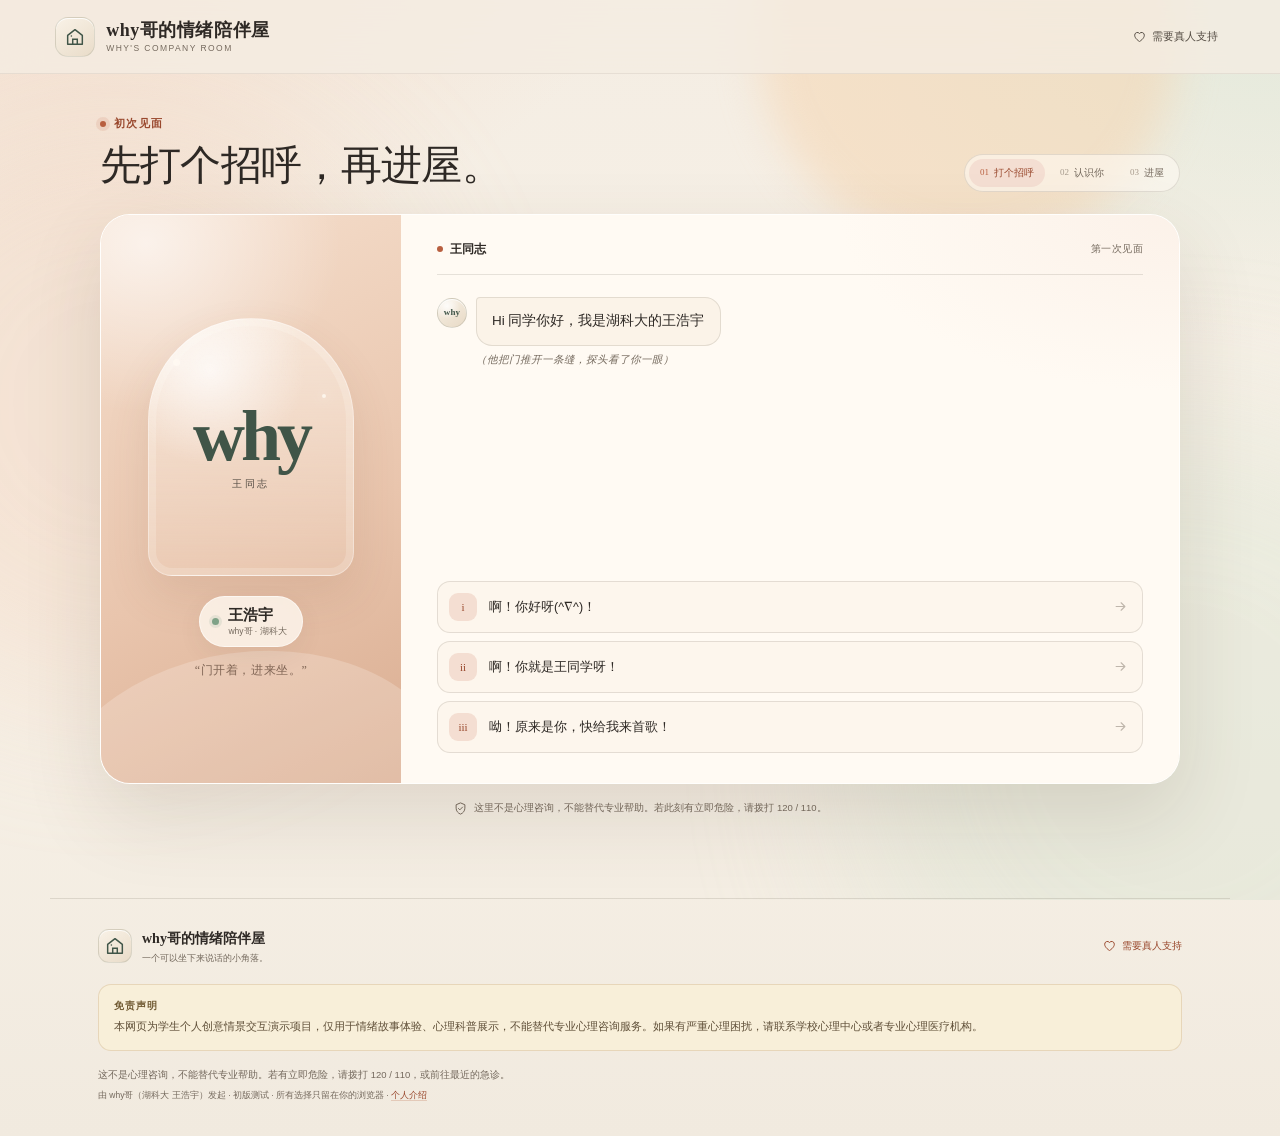
<file: index.html>
<!doctype html>
<html lang="zh-CN">
<head>
  <meta charset="utf-8">
  <meta name="viewport" content="width=device-width, initial-scale=1, viewport-fit=cover">
  <meta name="color-scheme" content="light">
  <meta name="theme-color" content="#F4EDE3">
  <meta name="description" content="why哥的情绪陪伴屋：一个可以坐下来说话的小角落。先打个招呼，再认识 why哥。情境对话正在开发中。">
  <meta http-equiv="Content-Security-Policy" content="default-src 'self'; script-src 'self'; style-src 'self' 'unsafe-inline'; img-src 'self' data: blob:; font-src 'self'; connect-src 'none'; media-src 'none'; object-src 'none'; base-uri 'none'; form-action 'none'; frame-src 'none'; upgrade-insecure-requests">
  <title>why哥的情绪陪伴屋</title>
  <link rel="icon" href="assets/favicon.svg" type="image/svg+xml">
  <link rel="stylesheet" href="assets/styles.css">
</head>
<body>
  <a class="skip-link" href="#main">跳到主要内容</a>

  <svg class="svg-sprite" aria-hidden="true" focusable="false" xmlns="http://www.w3.org/2000/svg">
    <symbol id="icon-house" viewBox="0 0 24 24">
      <path d="M4 10.3 12 4l8 6.3V20H4V10.3Z" fill="none" stroke="currentColor" stroke-width="1.6" stroke-linejoin="round"/>
      <path d="M9.5 20v-5.5h5V20M8 10.8h.1" fill="none" stroke="currentColor" stroke-width="1.6" stroke-linecap="round"/>
    </symbol>
    <symbol id="icon-arrow" viewBox="0 0 24 24">
      <path d="M5 12h13M13 6l6 6-6 6" fill="none" stroke="currentColor" stroke-width="1.7" stroke-linecap="round" stroke-linejoin="round"/>
    </symbol>
    <symbol id="icon-close" viewBox="0 0 24 24">
      <path d="m6 6 12 12M18 6 6 18" fill="none" stroke="currentColor" stroke-width="1.7" stroke-linecap="round"/>
    </symbol>
    <symbol id="icon-heart" viewBox="0 0 24 24">
      <path d="M12 20s-7.7-4.5-7.7-10A4.3 4.3 0 0 1 12 7.2 4.3 4.3 0 0 1 19.7 10c0 5.5-7.7 10-7.7 10Z" fill="none" stroke="currentColor" stroke-width="1.6" stroke-linejoin="round"/>
    </symbol>
    <symbol id="icon-sunflower" viewBox="0 0 24 24">
      <circle cx="12" cy="12" r="3.3" fill="none" stroke="currentColor" stroke-width="1.5"/>
      <path d="M12 3.5v3M12 17.5v3M3.5 12h3M17.5 12h3M6 6l2.1 2.1M15.9 15.9 18 18M18 6l-2.1 2.1M8.1 15.9 6 18" fill="none" stroke="currentColor" stroke-width="1.5" stroke-linecap="round"/>
      <path d="M12 6.5c1.4 0 2.2 1.1 2.2 2.2M12 17.5c-1.4 0-2.2-1.1-2.2-2.2" fill="none" stroke="currentColor" stroke-width="1.3" stroke-linecap="round"/>
    </symbol>
    <symbol id="icon-phone" viewBox="0 0 24 24">
      <path d="M7.3 3.8 9 8.1 6.8 9.9c.9 2.5 2.8 4.4 5.3 5.3l1.8-2.2 4.2 1.7v3.2c0 .8-.7 1.5-1.5 1.4C9 18.7 5.3 15 4.4 7.4c-.1-.8.5-1.5 1.3-1.5h3.2" fill="none" stroke="currentColor" stroke-width="1.6" stroke-linecap="round" stroke-linejoin="round"/>
    </symbol>
    <symbol id="icon-pin" viewBox="0 0 24 24">
      <path d="M20 10c0 5-8 11-8 11S4 15 4 10a8 8 0 1 1 16 0Z" fill="none" stroke="currentColor" stroke-width="1.6" stroke-linejoin="round"/>
      <circle cx="12" cy="10" r="2.6" fill="none" stroke="currentColor" stroke-width="1.6"/>
    </symbol>
    <symbol id="icon-run" viewBox="0 0 24 24">
      <circle cx="14.7" cy="4.8" r="2" fill="none" stroke="currentColor" stroke-width="1.5"/>
      <path d="m13.2 8.6-2.8 4 2.5 1.7-2.6 5.6M10.4 12.6 6.7 11M13.9 14.3l4.2-1.1M8.5 20l2.2-3.8" fill="none" stroke="currentColor" stroke-width="1.6" stroke-linecap="round" stroke-linejoin="round"/>
    </symbol>
    <symbol id="icon-tea" viewBox="0 0 24 24">
      <path d="M5 9h11v6.5A3.5 3.5 0 0 1 12.5 19h-4A3.5 3.5 0 0 1 5 15.5V9Z" fill="none" stroke="currentColor" stroke-width="1.6" stroke-linejoin="round"/>
      <path d="M16 10.2h1.8a2.1 2.1 0 0 1 0 4.2H16M8 5.5c0-1 1-1.2 1-2.2M12 5.5c0-1 1-1.2 1-2.2" fill="none" stroke="currentColor" stroke-width="1.6" stroke-linecap="round"/>
    </symbol>
    <symbol id="icon-film" viewBox="0 0 24 24">
      <rect x="3.5" y="5.5" width="17" height="13" rx="2.5" fill="none" stroke="currentColor" stroke-width="1.6"/>
      <path d="M8 5.5v13M16 5.5v13M3.5 9h4.5M16 9h4.5M3.5 15h4.5M16 15h4.5M10.5 9.5l4 2.5-4 2.5v-5Z" fill="none" stroke="currentColor" stroke-width="1.4" stroke-linecap="round" stroke-linejoin="round"/>
    </symbol>
    <symbol id="icon-story" viewBox="0 0 24 24">
      <path d="M5 4.5h10.5A3.5 3.5 0 0 1 19 8v11.5H8.5A3.5 3.5 0 0 1 5 16V4.5Z" fill="none" stroke="currentColor" stroke-width="1.6" stroke-linejoin="round"/>
      <path d="M5 15.5h14M8.5 8h6.5M8.5 11h5" fill="none" stroke="currentColor" stroke-width="1.5" stroke-linecap="round"/>
    </symbol>
    <symbol id="icon-hammer" viewBox="0 0 24 24">
      <path d="m13.5 6.5 4 4M4 20l7.5-7.5M10.7 4.2l9.1 9.1M8.2 6.7l9.1 9.1" fill="none" stroke="currentColor" stroke-width="1.6" stroke-linecap="round" stroke-linejoin="round"/>
    </symbol>
    <symbol id="icon-calendar" viewBox="0 0 24 24">
      <rect x="4" y="5.5" width="16" height="14" rx="2.5" fill="none" stroke="currentColor" stroke-width="1.6"/>
      <path d="M8 3.5v4M16 3.5v4M4 10h16M8 13.5h2M14 13.5h2M8 16.5h2M14 16.5h2" fill="none" stroke="currentColor" stroke-width="1.5" stroke-linecap="round"/>
    </symbol>
    <symbol id="icon-refresh" viewBox="0 0 24 24">
      <path d="M19.5 9A8 8 0 1 0 20 14M19.5 9V4.5M19.5 9H15" fill="none" stroke="currentColor" stroke-width="1.6" stroke-linecap="round" stroke-linejoin="round"/>
    </symbol>
    <symbol id="icon-spark" viewBox="0 0 24 24">
      <path d="M12 3c.7 4.8 2.2 6.3 7 7-4.8.7-6.3 2.2-7 7-.7-4.8-2.2-6.3-7-7 4.8-.7 6.3-2.2 7-7Z" fill="none" stroke="currentColor" stroke-width="1.5" stroke-linejoin="round"/>
    </symbol>
    <symbol id="icon-music" viewBox="0 0 24 24">
      <path d="M9 18V6l10-2v12M9 18a3 3 0 1 1-3-3h3M19 16a3 3 0 1 1-3-3h3" fill="none" stroke="currentColor" stroke-width="1.6" stroke-linecap="round" stroke-linejoin="round"/>
    </symbol>
    <symbol id="icon-info" viewBox="0 0 24 24">
      <circle cx="12" cy="12" r="8.5" fill="none" stroke="currentColor" stroke-width="1.6"/>
      <path d="M12 11v5.5M12 7.7v.2" fill="none" stroke="currentColor" stroke-width="1.8" stroke-linecap="round"/>
    </symbol>
    <symbol id="icon-shield" viewBox="0 0 24 24">
      <path d="m12 3 7 3v5.5c0 4.4-3 8-7 9.5-4-1.5-7-5.1-7-9.5V6l7-3Z" fill="none" stroke="currentColor" stroke-width="1.6" stroke-linejoin="round"/>
      <path d="m8.8 12 2.1 2.2 4.4-4.5" fill="none" stroke="currentColor" stroke-width="1.6" stroke-linecap="round" stroke-linejoin="round"/>
    </symbol>
  </svg>

  <div class="ambient" aria-hidden="true">
    <span class="ambient__sun"></span>
    <span class="ambient__blob ambient__blob--warm"></span>
    <span class="ambient__blob ambient__blob--sage"></span>
    <span class="ambient__grain"></span>
  </div>

  <header class="site-header">
    <button class="brand" id="brandHome" type="button" aria-label="why哥的情绪陪伴屋，回到首页">
      <span class="brand__mark"><svg class="icon" aria-hidden="true"><use href="#icon-house"></use></svg></span>
      <span class="brand__copy">
        <strong>why哥的情绪陪伴屋</strong>
        <small>WHY'S COMPANY ROOM</small>
      </span>
    </button>

    <nav class="main-nav" id="mainNav" aria-label="页面模块" hidden>
      <a href="#sceneSection">情境对话</a>
      <a href="#runSection">身体运动汇</a>
      <a href="#creatorSection">创作者</a>
      <a href="#meetSection">线下约见</a>
      <a href="#speakingSection">口语练习</a>
    </nav>

    <div class="header-actions">
      <button class="support-link" id="supportBtn" type="button" aria-label="需要真人支持">
        <svg class="icon icon--small" aria-hidden="true"><use href="#icon-heart"></use></svg>
        <span>需要真人支持</span>
      </button>
      <div class="user-chip" id="userChip" hidden>
        <span class="user-chip__initial" id="userInitial">W</span>
        <span class="user-chip__copy">
          <strong id="userChipName">同学</strong>
          <small id="userChipMeta">温柔倾听 · 女生</small>
        </span>
      </div>
      <button class="icon-action" id="resetBtn" type="button" aria-label="重新认识" title="重新认识" hidden>
        <svg class="icon" aria-hidden="true"><use href="#icon-refresh"></use></svg>
      </button>
    </div>
  </header>

  <main id="main">
    <section class="onboarding" id="onboardingView">
      <div class="entry-shell">
        <div class="entry-head">
          <div>
            <p class="eyebrow"><span class="eyebrow__dot"></span>初次见面</p>
            <h1>先打个招呼，再进屋。</h1>
          </div>
          <ol class="entry-steps" id="entrySteps" aria-label="开场进度">
            <li data-step="1" class="is-active"><span>01</span>打个招呼</li>
            <li data-step="2"><span>02</span>认识你</li>
            <li data-step="3"><span>03</span>进屋</li>
          </ol>
        </div>

        <div class="entry-card">
          <aside class="entry-portrait" aria-label="王浩宇，why哥">
            <div class="entry-portrait__arch">
              <span class="entry-portrait__star entry-portrait__star--one"></span>
              <span class="entry-portrait__star entry-portrait__star--two"></span>
              <div class="entry-wordmark" aria-hidden="true">
                <span class="entry-wordmark__main">why</span>
                <span class="entry-wordmark__sub">王同志</span>
              </div>
            </div>
            <div class="entry-nameplate">
              <span class="online-dot"></span>
              <div>
                <strong>王浩宇</strong>
                <small>why哥 · 湖科大</small>
              </div>
            </div>
            <p class="entry-quote">“门开着，进来坐。”</p>
          </aside>

          <div class="entry-dialogue">
            <div class="dialogue-head">
              <div class="dialogue-speaker">
                <span class="speaker-dot"></span>
                <strong>王同志</strong>
              </div>
              <span class="dialogue-mode" id="entryMode">第一次见面</span>
            </div>

            <div class="dialogue-messages" id="entryMessages" role="log" aria-live="polite" aria-label="开场对话"></div>

            <div class="typing hidden" id="entryTyping" aria-label="王同志正在想">
              <span></span><span></span><span></span>
              <em class="typing__label">王同志正在想…</em>
            </div>

            <div class="dialogue-choices" id="entryChoices" role="group" aria-label="选择你的回应"></div>

            <div class="entry-prologue hidden" id="entryPrologue">
              <div class="entry-prologue__head">
                <span class="text-avatar text-avatar--dialog" aria-hidden="true">why</span>
                <div>
                  <strong>王同志</strong>
                  <small>进门前 · 说两句</small>
                </div>
                <span class="entry-prologue__progress" id="entryMonologueProgress">01 / 05</span>
              </div>
              <div class="entry-monologue-stage" id="entryMonologue" role="log" aria-live="polite" aria-label="王同志进门前的话"></div>
              <button class="primary-btn primary-btn--wide hidden" id="entryContinueBtn" type="button">
                <span>继续，认识一下</span>
                <svg class="icon" aria-hidden="true"><use href="#icon-arrow"></use></svg>
              </button>
            </div>

            <form class="profile-form hidden" id="profileForm" novalidate>
              <div class="profile-form__head">
                <p class="eyebrow">认识你</p>
                <h2 id="formPrompt">先告诉我，我该怎么叫你？</h2>
                <p id="formHint">选一个你愿意被叫的名字就好，不用写真名。</p>
                <p class="form-about-guide">想先了解作者和项目？可以先看 <a href="about.html" target="_blank" rel="noopener">个人介绍板块</a>，里面有联系方式。</p>
              </div>

              <fieldset class="form-field">
                <legend>怎么称呼你</legend>
                <label class="sr-only" for="nicknameInput">你的昵称</label>
                <input class="text-input" id="nicknameInput" type="text" maxlength="12" autocomplete="off" placeholder="比如：小林、阿圆、why哥的网友">
                <p class="form-error hidden" id="nicknameError" role="alert">先留一个昵称吧，空着我不知道该叫谁。</p>
              </fieldset>

              <fieldset class="form-field">
                <legend>你是</legend>
                <div class="gender-grid" id="genderOptions" role="radiogroup" aria-label="选择性别"></div>
              </fieldset>

              <fieldset class="form-field">
                <legend>想让我怎么陪你</legend>
                <div class="personality-grid" id="personalityOptions" role="radiogroup" aria-label="选择相处风格"></div>
              </fieldset>

              <p class="form-error hidden" id="formError" role="alert">还差一个选择，补上就可以进屋。</p>

              <button class="primary-btn primary-btn--wide" id="enterBtn" type="submit">
                <span>进屋看看</span>
                <svg class="icon" aria-hidden="true"><use href="#icon-arrow"></use></svg>
              </button>
              <p class="form-note">昵称、性别和选择只保存在当前浏览器，不需要注册。</p>
            </form>

            <div class="entry-after hidden" id="entryAfter" aria-live="polite">
              <span class="door-loader" aria-hidden="true"></span>
              <p id="entryAfterText">门开了，进屋吧。</p>
            </div>
          </div>
        </div>

        <p class="entry-footnote">
          <svg class="icon icon--small" aria-hidden="true"><use href="#icon-shield"></use></svg>
          这里不是心理咨询，不能替代专业帮助。若此刻有立即危险，请拨打 120 / 110。
        </p>
      </div>
    </section>

    <section class="home-view hidden" id="homeView">
      <div class="home-welcome">
        <div class="home-welcome__main">
          <span class="text-avatar text-avatar--home" aria-hidden="true">why</span>
          <div class="home-welcome__copy">
            <p class="eyebrow"><span class="live-dot"></span>今日营业中</p>
            <h1>欢迎进屋，<span id="homeNickname">同学</span>。</h1>
            <p class="home-welcome__lead" id="homeWelcome">先随便坐，这里不用急着说没事。</p>
          </div>
        </div>
        <div class="home-tags">
          <span id="homePersonalityTag">温柔倾听</span>
          <span id="homeGenderTag">女生</span>
          <span>王浩宇 · why哥</span>
          <span>初版测试</span>
        </div>
      </div>

      <div class="section-list">
        <section class="module module--scene" id="sceneSection" aria-labelledby="sceneTitle">
          <header class="module-head">
            <span class="module-no">01</span>
            <div class="module-title">
              <p class="eyebrow">核心区域</p>
              <h2 id="sceneTitle">情境对话交互区</h2>
            </div>
            <span class="status-pill status-pill--accent">双情境上线</span>
          </header>
          <div class="construction-card construction-card--live">
            <div class="construction-card__badge">
              <svg class="icon icon--small" aria-hidden="true"><use href="#icon-heart"></use></svg>
              可进入
            </div>
            <div class="construction-card__body">
              <h3>失恋情境交互</h3>
              <p>陪 Why 走过五天。你的每一次回应都会通向不同对话，经历心碎，也经历慢慢修复。</p>
              <div class="construction-tags">
                <span>8–10 分钟</span><span>五天分支</span><span>心碎 · 修复</span><span>王同志独白</span>
              </div>
              <div class="scene-launch-actions">
                <a class="scene-cta" href="breakup.html">
                  进入失恋情境
                  <svg class="icon icon--small" aria-hidden="true"><use href="#icon-arrow"></use></svg>
                </a>
                <span class="scene-launch-more">更多情境 why哥正在开发中</span>
              </div>
            </div>
            <div class="construction-card__icon" aria-hidden="true">
              <svg class="icon" aria-hidden="true"><use href="#icon-heart"></use></svg>
            </div>
          </div>

          <div class="construction-card construction-card--lonely">
            <div class="construction-card__badge">
              <svg class="icon icon--small" aria-hidden="true"><use href="#icon-sunflower"></use></svg>
              可进入
            </div>
            <div class="construction-card__body">
              <h3>孤独情境交互</h3>
              <p>陪 Why 从灰色走到白色。不是靠朋友把孤独填满，而是学会一个人待着，也学会在相遇时不丢自己。</p>
              <div class="construction-tags">
                <span>8–10 分钟</span><span>四天分支</span><span>灰白插画</span><span>太阳花结局</span>
              </div>
              <div class="scene-launch-actions">
                <a class="scene-cta scene-cta--sage" href="lonely.html">
                  进入孤独情境
                  <svg class="icon icon--small" aria-hidden="true"><use href="#icon-arrow"></use></svg>
                </a>
                <span class="scene-launch-more">更多情境 why哥正在开发中</span>
              </div>
            </div>
            <div class="construction-card__icon" aria-hidden="true">
              <svg class="icon" aria-hidden="true"><use href="#icon-sunflower"></use></svg>
            </div>
          </div>
        </section>

        <section class="module" id="runSection" aria-labelledby="runTitle">
          <header class="module-head">
            <span class="module-no">02</span>
            <div class="module-title">
              <p class="eyebrow">身体运动汇健康</p>
              <h2 id="runTitle">先迈开腿，再谈别的</h2>
            </div>
            <span class="status-pill">部分开放</span>
          </header>

          <div class="run-card">
            <div class="run-card__copy">
              <div class="run-badges">
                <span class="status-pill status-pill--accent">可预约</span>
                <span class="run-distance">校园跑 · 夜跑 · 慢跑</span>
              </div>
              <h3>校园跑陪跑</h3>
              <p class="run-description">想跑步又不想一个人？why哥可以陪你绕校园跑一圈。跑不动可以走，走不动可以坐在操场边聊天。</p>
              <div class="run-temptations" id="runTemptations"></div>
              <div class="run-actions">
                <button class="primary-btn" id="bookRunBtn" type="button">
                  <span>预约陪跑</span>
                  <svg class="icon" aria-hidden="true"><use href="#icon-arrow"></use></svg>
                </button>
                <span class="run-actions__note">先看个人介绍，加微信/QQ 预约</span>
              </div>
            </div>
            <div class="run-card__art" aria-hidden="true">
              <svg viewBox="0 0 340 360" role="presentation">
                <defs>
                  <linearGradient id="trackBg" x1="0" y1="0" x2="1" y2="1">
                    <stop offset="0" stop-color="#F8E7D6"/>
                    <stop offset="1" stop-color="#EFC8AF"/>
                  </linearGradient>
                </defs>
                <rect width="340" height="360" rx="28" fill="url(#trackBg)"/>
                <circle cx="255" cy="80" r="38" fill="#F8DCA8" opacity=".75"/>
                <path d="M-20 300 C80 210 175 340 370 200" stroke="#D99272" stroke-width="24" fill="none" opacity=".26"/>
                <path d="M-20 300 C80 210 175 340 370 200" stroke="#B96F53" stroke-width="2" stroke-dasharray="8 10" fill="none" opacity=".6"/>
                <path d="M-20 340 C85 250 185 380 370 240" stroke="#FDF6EC" stroke-width="9" fill="none" opacity=".55"/>
                <path d="M40 326 C43 305 62 296 80 306 C68 320 55 328 40 326Z" fill="#7F9A86"/>
                <path d="M44 326 C59 309 82 310 94 320 C82 331 65 335 44 326Z" fill="#94AD95"/>
                <path d="M130 276 c8-28 28-43 52-39 c-4 24-22 42-52 39Z" fill="#7F9A86" opacity=".9"/>
                <path d="M136 280 c2-30 18-51 43-56 c7 25-8 49-43 56Z" fill="#6C876F" opacity=".8"/>
                <path d="M226 126 c14 5 22 18 21 33 c-16-1-26-13-21-33Z" fill="#C96F4A" opacity=".72"/>
                <path d="M232 273 c0-20 16-35 35-35 c0 20-15 35-35 35Z" fill="#F6E4D5"/>
                <path d="M267 238 c-20 0-35 16-35 35 c20 0 35-15 35-35Z" fill="#F9EFE5"/>
                <path d="M247 273 l15-15" stroke="#C96F4A" stroke-width="2" stroke-linecap="round"/>
                <text x="48" y="98" fill="#6D5145" font-family="serif" font-size="16" letter-spacing="3">RUN WITH WHY</text>
                <text x="48" y="126" fill="#8D6C5E" font-family="sans-serif" font-size="10" letter-spacing="2">先约，再跑，别放鸽子</text>
              </svg>
            </div>
          </div>
          <div class="mini-grid" id="runOthers"></div>
        </section>

        <section class="module" id="creatorSection" aria-labelledby="creatorTitle">
          <header class="module-head">
            <span class="module-no">03</span>
            <div class="module-title">
              <p class="eyebrow">创作者王浩宇</p>
              <h2 id="creatorTitle">屋里这个人是谁</h2>
            </div>
            <span class="status-pill">可互动</span>
          </header>

          <button class="creator-card" id="openCreator" type="button">
            <span class="creator-card__avatar">
              <span class="text-avatar text-avatar--creator" aria-hidden="true">why</span>
              <span class="creator-card__pin">王同志</span>
            </span>
            <span class="creator-card__copy">
              <span class="creator-card__kicker">why哥 / 王浩宇</span>
              <strong>点我了解王浩宇</strong>
              <span class="creator-card__quote">“一个还想继续写故事的人。”</span>
              <span class="creator-card__cta">点开以后会发生一点对话 <svg class="icon icon--small" aria-hidden="true"><use href="#icon-arrow"></use></svg></span>
            </span>
            <span class="creator-card__school">湖科大</span>
          </button>
        </section>

        <section class="module" id="meetSection" aria-labelledby="meetTitle">
          <header class="module-head">
            <span class="module-no">04</span>
            <div class="module-title">
              <p class="eyebrow">线下约见</p>
              <h2 id="meetTitle">想见面，就先说一声</h2>
            </div>
            <span class="status-pill">可联系</span>
          </header>
          <div class="meet-card">
            <span class="meet-card__icon"><svg class="icon" aria-hidden="true"><use href="#icon-calendar"></use></svg></span>
            <div>
              <span class="meet-card__status">可联系</span>
              <h3>线下约见</h3>
              <p>想线下聊聊、一起走走，可以先通过个人介绍里的联系方式，和王同志约一个双方都方便的时间。</p>
            </div>
            <button class="secondary-btn" id="meetBtn" type="button">查看约见方式</button>
          </div>
        </section>

        <section class="module" id="speakingSection" aria-labelledby="speakingTitle">
          <header class="module-head">
            <span class="module-no">05</span>
            <div class="module-title">
              <p class="eyebrow">学习与练习</p>
              <h2 id="speakingTitle">和Y哥一起学口语</h2>
            </div>
            <span class="status-pill">可练习</span>
          </header>

          <div class="speaking-entry">
            <div class="speaking-entry__copy">
              <span class="speaking-entry__kicker">Listen · Speak · Grow</span>
              <h3>把一句英文，慢慢读给自己听。</h3>
              <p>四级难度的短句跟读，没有倒计时，也不比速度。听一句，读一句，顺便看看不同地方的人怎样过节、吃饭、生活和思考。</p>
              <div class="construction-tags speaking-entry__tags">
                <span>四级口语</span><span>发音标注</span><span>本地识别</span><span>五角星打卡</span>
              </div>
              <div class="scene-launch-actions">
                <a class="scene-cta speaking-entry__cta" href="speaking.html">
                  进入口语练习
                  <svg class="icon icon--small" aria-hidden="true"><use href="#icon-arrow"></use></svg>
                </a>
                <span class="scene-launch-more">录音不上传 · 练习记录留在本机</span>
              </div>
            </div>
            <div class="speaking-entry__visual" aria-hidden="true">
              <span class="speaking-entry__word">Aa</span>
              <span class="speaking-entry__line"></span>
              <span class="speaking-entry__caption">take your time</span>
            </div>
          </div>
        </section>
      </div>
    </section>
  </main>

  <footer class="site-footer">
    <div class="footer-main">
      <div class="footer-brand">
        <span class="brand__mark brand__mark--small"><svg class="icon" aria-hidden="true"><use href="#icon-house"></use></svg></span>
        <div>
          <strong>why哥的情绪陪伴屋</strong>
          <p>一个可以坐下来说话的小角落。</p>
        </div>
      </div>
      <button class="footer-support" id="supportFooterBtn" type="button">
        <svg class="icon icon--small" aria-hidden="true"><use href="#icon-heart"></use></svg>
        需要真人支持
      </button>
    </div>
    <section class="footer-policy" aria-label="免责声明">
      <strong>免责声明</strong>
      <p>本网页为学生个人创意情景交互演示项目，仅用于情绪故事体验、心理科普展示，不能替代专业心理咨询服务。如果有严重心理困扰，请联系学校心理中心或者专业心理医疗机构。</p>
    </section>
    <p class="footer-disclaimer">这不是心理咨询，不能替代专业帮助。若有立即危险，请拨打 120 / 110，或前往最近的急诊。</p>
    <p class="footer-credit">由 why哥（湖科大 王浩宇）发起 · 初版测试 · 所有选择只留在你的浏览器 · <a href="about.html" target="_blank" rel="noopener">个人介绍</a></p>
  </footer>

  <dialog class="modal" id="supportDialog">
    <div class="modal-card">
      <button class="modal-close" type="button" data-close-dialog aria-label="关闭">
        <svg class="icon" aria-hidden="true"><use href="#icon-close"></use></svg>
      </button>
      <p class="eyebrow">如果此刻需要真人</p>
      <h2>不用一个人扛。</h2>
      <p class="modal-intro" id="supportIntro"></p>
      <div class="hotline-list" id="supportHotlines"></div>
      <div class="emergency-row" id="supportEmergency"></div>
      <div class="campus-card">
        <div>
          <span class="campus-card__tag">校内资源</span>
          <strong id="campusName">湖南科技大学心理健康教育中心</strong>
          <p id="campusNote"></p>
        </div>
        <a class="text-btn" id="campusLink" href="https://xlzx.hnust.edu.cn/" target="_blank" rel="noopener noreferrer">
          打开官网 <svg class="icon icon--small" aria-hidden="true"><use href="#icon-arrow"></use></svg>
        </a>
      </div>
      <p class="modal-fineprint" id="supportDisclaimer"></p>
    </div>
  </dialog>

  <dialog class="modal modal--creator" id="creatorDialog">
    <div class="modal-card creator-modal">
      <button class="modal-close" type="button" data-close-dialog aria-label="关闭">
        <svg class="icon" aria-hidden="true"><use href="#icon-close"></use></svg>
      </button>
      <div class="creator-modal__head">
        <span class="text-avatar text-avatar--dialog" aria-hidden="true">why</span>
        <div>
          <p class="eyebrow">创作者的小房间</p>
          <h2>王浩宇</h2>
        </div>
        <span class="status-pill status-pill--live"><span class="online-dot"></span>在线</span>
      </div>

      <div class="creator-messages" id="creatorMessages" role="log" aria-live="polite" aria-label="与王浩宇的对话"></div>
      <div class="typing hidden" id="creatorTyping" aria-label="王同志正在想">
        <span></span><span></span><span></span>
        <em class="typing__label">王同志正在想…</em>
      </div>
      <div class="creator-options" id="creatorOptions"></div>

      <section class="creator-intro hidden" id="creatorIntro">
        <div class="creator-intro__head">
          <div>
            <p class="eyebrow">个人介绍</p>
            <h3>关于王浩宇</h3>
          </div>
          <span class="status-pill status-pill--live"><span class="online-dot"></span>持续更新</span>
        </div>
        <div class="intro-lead" id="creatorIntroLead"></div>
        <p class="creator-intro__note" id="creatorIntroNote">补充：项目会持续定期更新。</p>
        <div class="intro-grid" id="creatorIntroGrid"></div>
        <div class="intro-contact" id="creatorContact" aria-label="王浩宇的联系方式"></div>
        <div class="creator-intro__links">
          <a class="text-btn" href="about.html" target="_blank" rel="noopener">查看完整个人介绍</a>
          <button class="text-btn" type="button" data-close-dialog>下次再聊</button>
        </div>
      </section>
    </div>
  </dialog>

  <dialog class="modal" id="runDialog">
    <div class="modal-card">
      <button class="modal-close" type="button" data-close-dialog aria-label="关闭">
        <svg class="icon" aria-hidden="true"><use href="#icon-close"></use></svg>
      </button>
      <p class="eyebrow">身体运动汇健康</p>
      <h2>校园跑陪跑 · 预约说明</h2>
      <span class="status-pill status-pill--accent">可预约</span>
      <p class="modal-intro" id="runDialogNote"></p>
      <ul class="run-detail-list" id="runDialogDetails"></ul>
      <div class="run-dialog-tip">
        <svg class="icon" aria-hidden="true"><use href="#icon-run"></use></svg>
        <span id="runDialogHint">请先通过个人介绍里的联系方式联系，备注“校园跑”，确认时间后再出门。</span>
      </div>
      <a class="primary-btn" href="about.html" target="_blank" rel="noopener">查看个人介绍和联系方式</a>
      <button class="text-btn" type="button" data-close-dialog>先看看</button>
    </div>
  </dialog>

  <dialog class="modal" id="meetDialog">
    <div class="modal-card">
      <button class="modal-close" type="button" data-close-dialog aria-label="关闭">
        <svg class="icon" aria-hidden="true"><use href="#icon-close"></use></svg>
      </button>
      <p class="eyebrow">线下约见</p>
      <h2>想见面，就先说一声</h2>
      <span class="status-pill status-pill--accent">需提前联系</span>
      <p class="modal-intro" id="meetDialogNote"></p>
      <ul class="run-detail-list" id="meetDialogDetails"></ul>
      <div class="run-dialog-tip">
        <svg class="icon" aria-hidden="true"><use href="#icon-calendar"></use></svg>
        <span id="meetDialogHint"></span>
      </div>
      <a class="primary-btn" href="about.html" target="_blank" rel="noopener">查看个人介绍和联系方式</a>
      <button class="text-btn" type="button" data-close-dialog>先不约</button>
    </div>
  </dialog>

  <dialog class="modal modal--confirm" id="resetDialog">
    <div class="modal-card">
      <p class="eyebrow">重新认识</p>
      <h2>要回到门口，再走一遍吗？</h2>
      <p class="modal-intro">当前昵称、性别和性格选择会被清空，只影响这个浏览器。why哥会重新问你那三个问题。</p>
      <div class="modal-actions">
        <button class="text-btn" id="resetCancelBtn" type="button">再想想</button>
        <button class="primary-btn primary-btn--danger" id="resetConfirmBtn" type="button">重新开始</button>
      </div>
    </div>
  </dialog>

  <div class="toast" id="toast" role="status" aria-live="polite"></div>

  <script src="js/typewriter.js" defer></script>
  <script src="js/data.js" defer></script>
  <script src="js/app.js" defer></script>
</body>
</html>
</file>
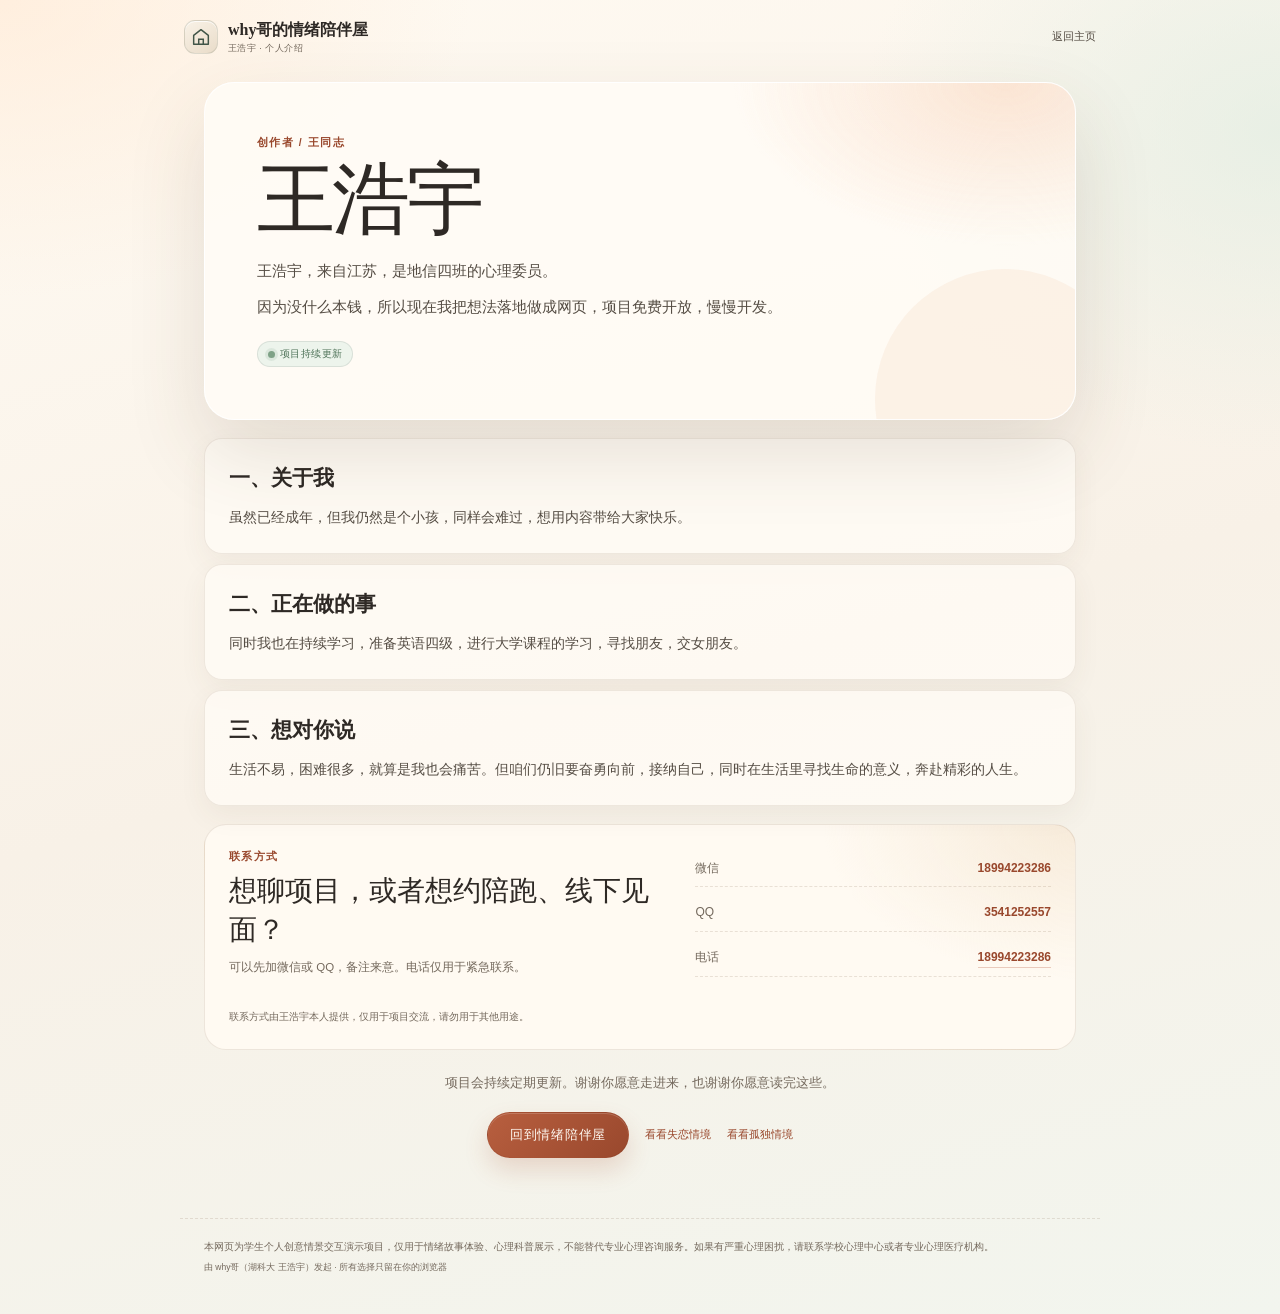
<file: about.html>
<!doctype html>
<html lang="zh-CN">
<head>
  <meta charset="utf-8">
  <meta name="viewport" content="width=device-width, initial-scale=1">
  <meta name="color-scheme" content="light">
  <meta name="theme-color" content="#FBF5EC">
  <meta name="description" content="why哥的情绪陪伴屋 · 王浩宇的个人介绍与联系方式。">
  <meta http-equiv="Content-Security-Policy" content="default-src 'self'; script-src 'self'; style-src 'self' 'unsafe-inline'; img-src 'self' data:; font-src 'self'; connect-src 'none'; media-src 'none'; object-src 'none'; base-uri 'none'; form-action 'none'; frame-src 'none'; upgrade-insecure-requests">
  <title>个人介绍 · why哥的情绪陪伴屋</title>
  <link rel="icon" href="assets/favicon.svg" type="image/svg+xml">
  <link rel="stylesheet" href="assets/styles.css">
  <link rel="stylesheet" href="assets/about.css">
</head>
<body class="about-body">
  <svg class="svg-sprite" aria-hidden="true">
    <symbol id="icon-house" viewBox="0 0 24 24">
      <path d="M4 10.3 12 4l8 6.3V20H4V10.3Z" fill="none" stroke="currentColor" stroke-width="1.6" stroke-linejoin="round"/>
      <path d="M9.5 20v-5.5h5V20" fill="none" stroke="currentColor" stroke-width="1.6" stroke-linecap="round"/>
    </symbol>
  </svg>

  <header class="about-topbar">
    <a class="about-brand" href="index.html">
      <span class="brand__mark brand__mark--small">
        <svg class="icon" aria-hidden="true"><use href="#icon-house"></use></svg>
      </span>
      <span>
        <strong>why哥的情绪陪伴屋</strong>
        <small>王浩宇 · 个人介绍</small>
      </span>
    </a>
    <a class="about-back" href="index.html">返回主页</a>
  </header>

  <main class="about-main">
    <section class="about-hero">
      <p class="eyebrow">创作者 / 王同志</p>
      <h1>王浩宇</h1>
      <p class="about-lead">王浩宇，来自江苏，是地信四班的心理委员。</p>
      <p class="about-lead">因为没什么本钱，所以现在我把想法落地做成网页，项目免费开放，慢慢开发。</p>
      <span class="status-pill status-pill--live"><span class="online-dot"></span>项目持续更新</span>
    </section>

    <section class="about-sections" aria-label="个人介绍">
      <article class="about-section">
        <h2>一、关于我</h2>
        <p>虽然已经成年，但我仍然是个小孩，同样会难过，想用内容带给大家快乐。</p>
      </article>
      <article class="about-section">
        <h2>二、正在做的事</h2>
        <p>同时我也在持续学习，准备英语四级，进行大学课程的学习，寻找朋友，交女朋友。</p>
      </article>
      <article class="about-section">
        <h2>三、想对你说</h2>
        <p>生活不易，困难很多，就算是我也会痛苦。但咱们仍旧要奋勇向前，接纳自己，同时在生活里寻找生命的意义，奔赴精彩的人生。</p>
      </article>
    </section>

    <section class="about-contact" aria-label="联系方式">
      <div>
        <p class="eyebrow">联系方式</p>
        <h2>想聊项目，或者想约陪跑、线下见面？</h2>
        <p>可以先加微信或 QQ，备注来意。电话仅用于紧急联系。</p>
      </div>
      <div class="about-contact__rows">
        <div class="about-contact__row"><span>微信</span><strong>18994223286</strong></div>
        <div class="about-contact__row"><span>QQ</span><strong>3541252557</strong></div>
        <div class="about-contact__row"><span>电话</span><a href="tel:18994223286">18994223286</a></div>
      </div>
      <p class="about-contact__note">联系方式由王浩宇本人提供，仅用于项目交流，请勿用于其他用途。</p>
    </section>

    <p class="about-footer-note">项目会持续定期更新。谢谢你愿意走进来，也谢谢你愿意读完这些。</p>

    <div class="about-actions">
      <a class="primary-btn" href="index.html">回到情绪陪伴屋</a>
      <a class="text-btn" href="breakup.html">看看失恋情境</a>
      <a class="text-btn" href="lonely.html">看看孤独情境</a>
    </div>
  </main>

  <footer class="site-footer about-disclaimer">
    <p class="footer-disclaimer">本网页为学生个人创意情景交互演示项目，仅用于情绪故事体验、心理科普展示，不能替代专业心理咨询服务。如果有严重心理困扰，请联系学校心理中心或者专业心理医疗机构。</p>
    <p class="footer-credit">由 why哥（湖科大 王浩宇）发起 · 所有选择只留在你的浏览器</p>
  </footer>

</body>
</html>
</file>
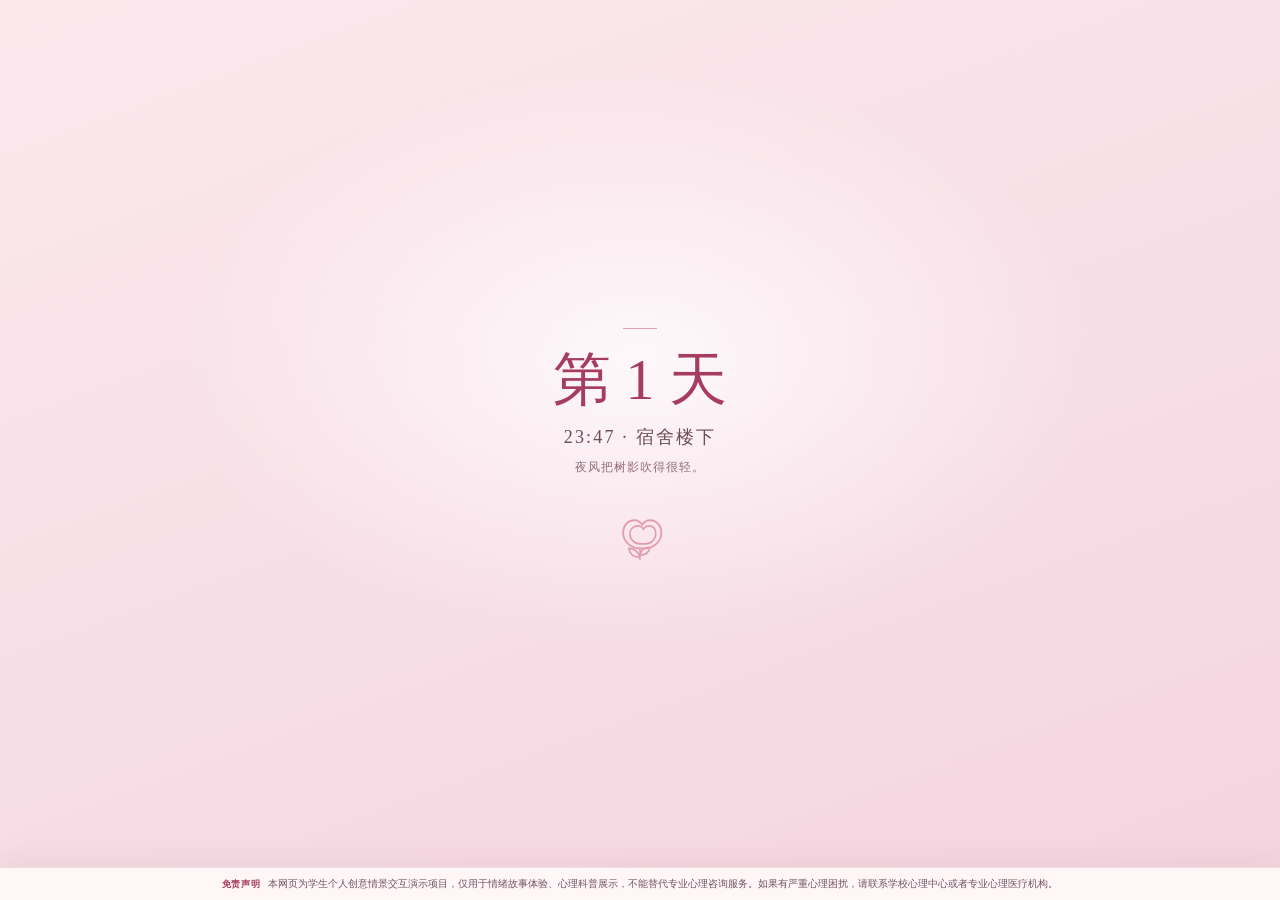
<file: breakup.html>
<!doctype html>
<html lang="zh-CN">
<head>
  <meta charset="utf-8">
  <meta name="viewport" content="width=device-width, initial-scale=1, viewport-fit=cover">
  <meta name="color-scheme" content="light">
  <meta name="theme-color" content="#FBE7EC">
  <meta name="description" content="why哥的情绪陪伴屋 · 失恋情境交互：陪 Why 走过五天，在故事里看见心动、失去与成长。">
  <meta http-equiv="Content-Security-Policy" content="default-src 'self'; script-src 'self'; style-src 'self' 'unsafe-inline'; img-src 'self' data: blob:; font-src 'self'; connect-src 'none'; media-src 'none'; object-src 'none'; base-uri 'none'; form-action 'none'; frame-src 'none'; upgrade-insecure-requests">
  <title>失恋情境交互 · why哥的情绪陪伴屋</title>
  <link rel="icon" href="assets/favicon.svg" type="image/svg+xml">
  <link rel="stylesheet" href="assets/breakup.css">
</head>
<body class="breakup-body">
  <a class="skip-link" href="#storyView">跳到故事内容</a>

  <svg class="svg-sprite" aria-hidden="true" focusable="false" xmlns="http://www.w3.org/2000/svg">
    <symbol id="bu-heart" viewBox="0 0 24 24">
      <path d="M12 21S3.8 16.1 3.8 9.7A4.2 4.2 0 0 1 12 7.1a4.2 4.2 0 0 1 8.2 2.6C20.2 16.1 12 21 12 21Z" fill="none" stroke="currentColor" stroke-width="1.6" stroke-linejoin="round"/>
    </symbol>
    <symbol id="bu-heart-fill" viewBox="0 0 24 24">
      <path d="M12 21S3.8 16.1 3.8 9.7A4.2 4.2 0 0 1 12 7.1a4.2 4.2 0 0 1 8.2 2.6C20.2 16.1 12 21 12 21Z" fill="currentColor"/>
    </symbol>
    <symbol id="bu-rose" viewBox="0 0 64 64">
      <path d="M32 43c-8 0-15-6-15-14 0-6 4-11 10-11 3 0 5 1 7 4 2-3 4-4 7-4 6 0 10 5 10 11 0 8-7 14-15 14Z" fill="none" stroke="currentColor" stroke-width="1.6"/>
      <path d="M32 39c-5 0-9-4-9-9 0-4 3-7 7-7 2 0 4 1 5 3 1-2 3-3 5-3 4 0 6 3 6 7 0 5-4 9-9 9Z" fill="none" stroke="currentColor" stroke-width="1.4"/>
      <path d="M32 43v10M32 51c-6 0-9-3-10-8 5 0 8 2 10 8ZM32 49c5 0 8-2 9-7-5 0-8 2-9 7Z" fill="none" stroke="currentColor" stroke-width="1.4" stroke-linecap="round" stroke-linejoin="round"/>
    </symbol>
    <symbol id="bu-house" viewBox="0 0 24 24">
      <path d="M4 10.3 12 4l8 6.3V20H4V10.3Z" fill="none" stroke="currentColor" stroke-width="1.6" stroke-linejoin="round"/>
      <path d="M9.5 20v-5.5h5V20" fill="none" stroke="currentColor" stroke-width="1.6" stroke-linecap="round"/>
    </symbol>
    <symbol id="bu-arrow" viewBox="0 0 24 24">
      <path d="M5 12h13M13 6l6 6-6 6" fill="none" stroke="currentColor" stroke-width="1.7" stroke-linecap="round" stroke-linejoin="round"/>
    </symbol>
    <symbol id="bu-spark" viewBox="0 0 24 24">
      <path d="M12 3c.7 4.8 2.2 6.3 7 7-4.8.7-6.3 2.2-7 7-.7-4.8-2.2-6.3-7-7 4.8-.7 6.3-2.2 7-7Z" fill="none" stroke="currentColor" stroke-width="1.5" stroke-linejoin="round"/>
    </symbol>
  </svg>

  <div class="ambient-art" aria-hidden="true">
    <span class="ambient-art__wash ambient-art__wash--one"></span>
    <span class="ambient-art__wash ambient-art__wash--two"></span>
    <svg class="deco-heart deco-heart--one"><use href="#bu-heart-fill"></use></svg>
    <svg class="deco-heart deco-heart--two"><use href="#bu-heart-fill"></use></svg>
    <svg class="deco-heart deco-heart--three"><use href="#bu-heart"></use></svg>
    <svg class="deco-rose deco-rose--one"><use href="#bu-rose"></use></svg>
    <svg class="deco-rose deco-rose--two"><use href="#bu-rose"></use></svg>
    <span class="falling-petal falling-petal--one"></span>
    <span class="falling-petal falling-petal--two"></span>
    <span class="falling-petal falling-petal--three"></span>
    <span class="falling-petal falling-petal--four"></span>
  </div>

  <header class="scene-topbar">
    <a class="scene-brand" href="index.html">
      <span class="scene-brand__mark"><svg class="icon" aria-hidden="true"><use href="#bu-house"></use></svg></span>
      <span>
        <strong>why哥的情绪陪伴屋</strong>
        <small>失恋情境交互 · 情景故事体验</small>
      </span>
    </a>
    <div class="scene-topbar__actions">
      <span class="duration-pill">8–10 分钟</span>
      <a class="back-link" href="index.html">返回主界面</a>
    </div>
  </header>

  <main class="scene-main">
    <section class="story-view" id="storyView" aria-label="失恋情境故事">
      <div class="story-visual">
        <div class="day-meta">
          <span class="day-meta__day" id="dayLabel">第 1 天</span>
          <span class="day-meta__dot"></span>
          <span id="sceneTime">23:47</span>
          <span class="day-meta__dot"></span>
          <span id="scenePlace">宿舍楼下</span>
        </div>

        <div class="heart-stage heart-stage--intact" id="heartStage">
          <span class="heart-spark heart-spark--one"></span>
          <span class="heart-spark heart-spark--two"></span>
          <svg class="heart-svg" viewBox="0 0 120 112" role="img" aria-label="一颗裂开后又慢慢修复的心">
            <defs>
              <clipPath id="heart-left"><rect x="0" y="0" width="60" height="112"></rect></clipPath>
              <clipPath id="heart-right"><rect x="60" y="0" width="60" height="112"></rect></clipPath>
              <filter id="heart-glow" x="-50%" y="-50%" width="200%" height="200%">
                <feGaussianBlur stdDeviation="3" result="blur"></feGaussianBlur>
                <feMerge><feMergeNode in="blur"></feMergeNode><feMergeNode in="SourceGraphic"></feMergeNode></feMerge>
              </filter>
              <linearGradient id="heart-fill-story" x1="0" y1="0" x2="1" y2="1">
                <stop offset="0" stop-color="#e889a1"></stop>
                <stop offset="0.55" stop-color="#d86582"></stop>
                <stop offset="1" stop-color="#b84465"></stop>
              </linearGradient>
            </defs>
            <g class="heart-half heart-half--left" clip-path="url(#heart-left)">
              <path d="M60 102 C28 78 12 60 12 39 C12 23 24 13 38 13 C47 13 55 18 60 27 C65 18 73 13 82 13 C96 13 108 23 108 39 C108 60 92 78 60 102Z" fill="url(#heart-fill-story)" filter="url(#heart-glow)"></path>
            </g>
            <g class="heart-half heart-half--right" clip-path="url(#heart-right)">
              <path d="M60 102 C28 78 12 60 12 39 C12 23 24 13 38 13 C47 13 55 18 60 27 C65 18 73 13 82 13 C96 13 108 23 108 39 C108 60 92 78 60 102Z" fill="url(#heart-fill-story)" filter="url(#heart-glow)"></path>
            </g>
            <path class="heart-crack" d="M61 18 L55 37 L64 50 L57 66 L65 82" fill="none" stroke="#fff5f4" stroke-width="2.2" stroke-linecap="round" stroke-linejoin="round"></path>
          </svg>
          <p class="heart-caption" id="heartCaption">有些心碎，是从一句“我们分开吧”开始的。</p>
        </div>

        <div class="day-progress" id="dayProgress" aria-label="故事进度"></div>
        <p class="scene-note" id="sceneNote">夜风把树影吹得很轻。</p>
      </div>

      <div class="dialogue-card">
        <div class="dialogue-head">
          <span class="text-avatar text-avatar--why" aria-hidden="true">why</span>
          <div class="dialogue-head__copy">
            <strong>Why</strong>
            <small id="speakerState">失恋第 1 天 · 正在难过</small>
          </div>
          <span class="online-state"><i></i>在线</span>
        </div>

        <div class="dialogue-messages" id="dialogueMessages" role="log" aria-live="polite" aria-label="Why 的对话"></div>

        <div class="typing hidden" id="typing" aria-label="Why 正在打字">
          <span></span><span></span><span></span>
          <em>Why 正在打字…</em>
        </div>

        <div class="choices" id="choices" role="group" aria-label="选择你的回应"></div>

        <button class="next-btn hidden" id="nextBtn" type="button">
          <span>继续</span>
          <svg class="icon icon--small" aria-hidden="true"><use href="#bu-arrow"></use></svg>
        </button>

        <p class="dialogue-hint">你是这场对话的见证人。你的选择不会改变故事的终点，但会改变他走过的路。</p>
      </div>
    </section>

    <section class="monologue-view hidden" id="monologueView" aria-label="王同志的道理独白">
      <div class="monologue-card">
        <div class="monologue-head">
          <span class="text-avatar text-avatar--wang" aria-hidden="true">why</span>
          <div>
            <strong>王同志</strong>
            <small>创作者 / 旁白</small>
          </div>
          <span class="monologue-head__tag">说给 Why，也说给你</span>
        </div>
        <p class="monologue-kicker" id="monologueKicker">给 Why，也给正在看的你</p>
        <h2 id="monologueTitle">青春之爱，当与成长同行</h2>
        <div class="monologue-stage" id="monologueText" role="log" aria-live="polite"></div>
        <div class="monologue-footer">
          <span id="monologueProgress">01 / 12</span>
          <button class="next-btn hidden" id="monologueNext" type="button">
            <span>继续</span>
            <svg class="icon icon--small" aria-hidden="true"><use href="#bu-arrow"></use></svg>
          </button>
        </div>
      </div>
    </section>

    <section class="closing-view hidden" id="closingView" aria-label="故事闭幕">
      <div class="closing-petals" aria-hidden="true">
        <span></span><span></span><span></span><span></span><span></span><span></span>
      </div>
      <div class="closing-heart" aria-hidden="true">
        <svg viewBox="0 0 120 112">
          <defs>
            <linearGradient id="heart-fill-closing" x1="0" y1="0" x2="1" y2="1">
              <stop offset="0" stop-color="#f0a4b8"></stop>
              <stop offset="0.55" stop-color="#d96887"></stop>
              <stop offset="1" stop-color="#b84465"></stop>
            </linearGradient>
          </defs>
          <path d="M60 102 C28 78 12 60 12 39 C12 23 24 13 38 13 C47 13 55 18 60 27 C65 18 73 13 82 13 C96 13 108 23 108 39 C108 60 92 78 60 102Z" fill="url(#heart-fill-closing)"></path>
        </svg>
      </div>
      <p class="closing-eyebrow" id="closingEyebrow">第 5 天 · 清晨</p>
      <h2 id="closingTitle">这一页，先翻到这里。</h2>
      <div class="closing-lines" id="closingLines"></div>
      <p class="closing-thanks" id="closingThanks">谢谢你愿意做这个见证人。</p>
      <button class="leave-btn hidden" id="leaveBtn" type="button">离开</button>
      <p class="closing-note">你会回到 why哥的情绪陪伴屋。</p>
    </section>
  </main>

  <div class="day-banner hidden" id="dayBanner" aria-live="polite">
    <span class="day-banner__line"></span>
    <p class="day-banner__day" id="bannerDay">第 1 天</p>
    <p class="day-banner__time" id="bannerTime">23:47</p>
    <p class="day-banner__place" id="bannerPlace">宿舍楼下</p>
    <span class="day-banner__rose" aria-hidden="true"><svg class="icon"><use href="#bu-rose"></use></svg></span>
  </div>

  <footer class="scene-disclaimer">
    <strong>免责声明</strong>
    <span id="disclaimerText">本网页为学生个人创意情景交互演示项目，仅用于情绪故事体验、心理科普展示，不能替代专业心理咨询服务。如果有严重心理困扰，请联系学校心理中心或者专业心理医疗机构。</span>
  </footer>

  <script src="js/typewriter.js" defer></script>
  <script src="js/breakup-data.js" defer></script>
  <script src="js/breakup.js" defer></script>
</body>
</html>
</file>
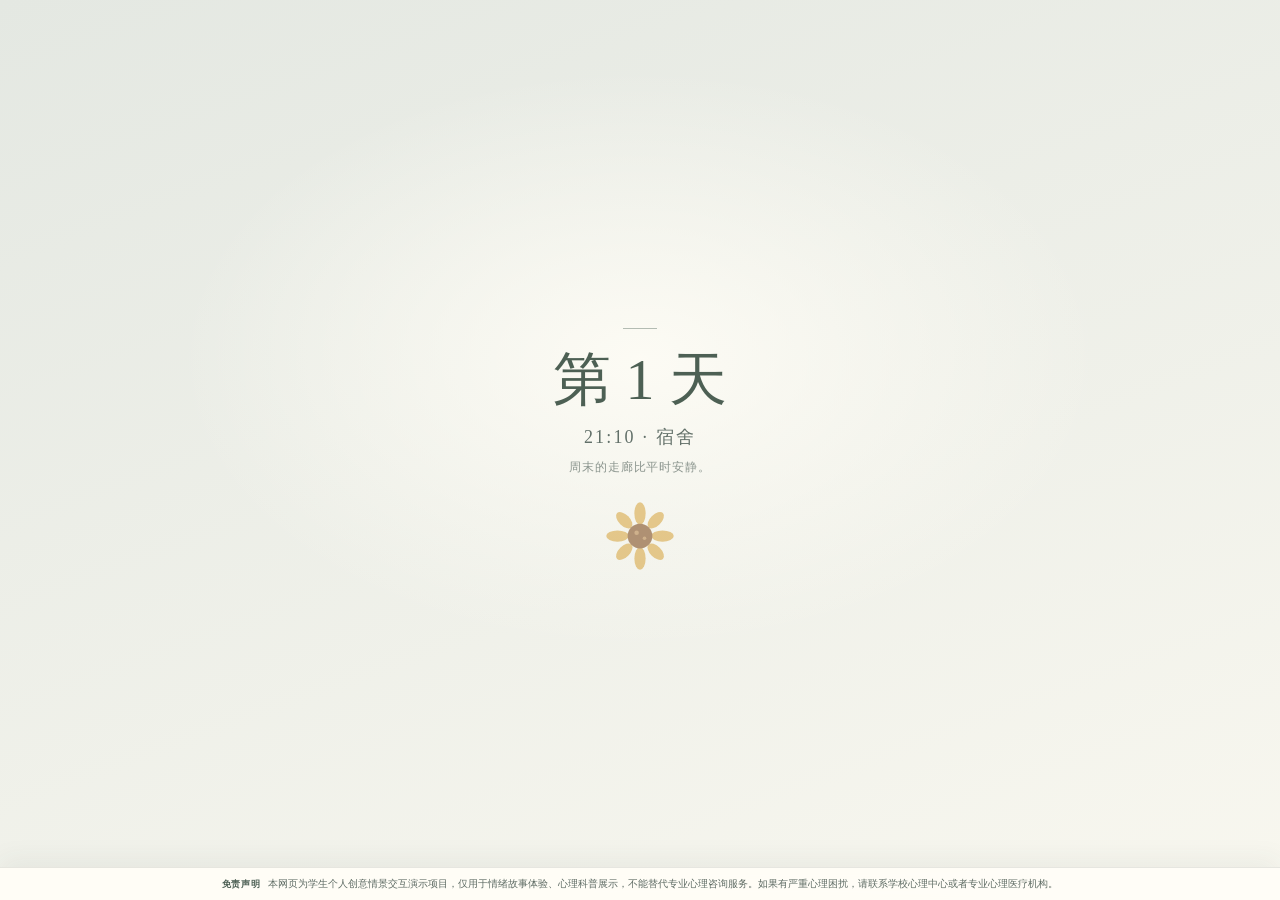
<file: lonely.html>
<!doctype html>
<html lang="zh-CN">
<head>
  <meta charset="utf-8">
  <meta name="viewport" content="width=device-width, initial-scale=1, viewport-fit=cover">
  <meta name="color-scheme" content="light">
  <meta name="theme-color" content="#D9DDDA">
  <meta name="description" content="why哥的情绪陪伴屋 · 孤独情境交互：陪 Why 从灰色走到白色，学会一个人待着，也学会在相遇时不丢自己。">
  <meta http-equiv="Content-Security-Policy" content="default-src 'self'; script-src 'self'; style-src 'self' 'unsafe-inline'; img-src 'self' data: blob:; font-src 'self'; connect-src 'none'; media-src 'none'; object-src 'none'; base-uri 'none'; form-action 'none'; frame-src 'none'; upgrade-insecure-requests">
  <title>孤独情境交互 · why哥的情绪陪伴屋</title>
  <link rel="icon" href="assets/favicon.svg" type="image/svg+xml">
  <link rel="stylesheet" href="assets/breakup.css">
  <link rel="stylesheet" href="assets/lonely.css">
</head>
<body class="lonely-body">
  <a class="skip-link" href="#lonelyStory">跳到故事内容</a>

  <svg class="svg-sprite" aria-hidden="true" focusable="false" xmlns="http://www.w3.org/2000/svg">
    <symbol id="lo-house" viewBox="0 0 24 24">
      <path d="M4 10.3 12 4l8 6.3V20H4V10.3Z" fill="none" stroke="currentColor" stroke-width="1.6" stroke-linejoin="round"/>
      <path d="M9.5 20v-5.5h5V20" fill="none" stroke="currentColor" stroke-width="1.6" stroke-linecap="round"/>
    </symbol>
    <symbol id="lo-arrow" viewBox="0 0 24 24">
      <path d="M5 12h13M13 6l6 6-6 6" fill="none" stroke="currentColor" stroke-width="1.7" stroke-linecap="round" stroke-linejoin="round"/>
    </symbol>
    <symbol id="lo-sunflower" viewBox="0 0 64 64">
      <g fill="currentColor" opacity="0.9">
        <ellipse cx="32" cy="12" rx="5" ry="10"/>
        <ellipse cx="32" cy="52" rx="5" ry="10"/>
        <ellipse cx="12" cy="32" rx="10" ry="5"/>
        <ellipse cx="52" cy="32" rx="10" ry="5"/>
        <ellipse cx="18" cy="18" rx="5" ry="9" transform="rotate(-45 18 18)"/>
        <ellipse cx="46" cy="18" rx="5" ry="9" transform="rotate(45 46 18)"/>
        <ellipse cx="18" cy="46" rx="5" ry="9" transform="rotate(45 18 46)"/>
        <ellipse cx="46" cy="46" rx="5" ry="9" transform="rotate(-45 46 46)"/>
      </g>
      <circle cx="32" cy="32" r="11" fill="#8b5c32"/>
      <circle cx="29" cy="29" r="2" fill="#bb8d58"/>
      <circle cx="36" cy="34" r="1.6" fill="#bb8d58"/>
    </symbol>
    <symbol id="lo-sun" viewBox="0 0 64 64">
      <circle cx="32" cy="32" r="13" fill="none" stroke="currentColor" stroke-width="1.6"/>
      <path d="M32 5v8M32 51v8M5 32h8M51 32h8M13 13l6 6M45 45l6 6M51 13l-6 6M19 45l-6 6" fill="none" stroke="currentColor" stroke-width="1.6" stroke-linecap="round"/>
    </symbol>
  </svg>

  <div class="ambient-art" aria-hidden="true">
    <span class="ambient-art__wash ambient-art__wash--one"></span>
    <span class="ambient-art__wash ambient-art__wash--two"></span>
    <svg class="deco-sun"><use href="#lo-sun"></use></svg>
    <svg class="deco-flower deco-flower--one"><use href="#lo-sunflower"></use></svg>
    <svg class="deco-flower deco-flower--two"><use href="#lo-sunflower"></use></svg>
    <span class="drifting-seed drifting-seed--one"></span>
    <span class="drifting-seed drifting-seed--two"></span>
    <span class="drifting-seed drifting-seed--three"></span>
  </div>

  <header class="scene-topbar">
    <a class="scene-brand" href="index.html">
      <span class="scene-brand__mark"><svg class="icon" aria-hidden="true"><use href="#lo-house"></use></svg></span>
      <span>
        <strong>why哥的情绪陪伴屋</strong>
        <small>孤独情境交互 · 情景故事体验</small>
      </span>
    </a>
    <div class="scene-topbar__actions">
      <span class="duration-pill">8–10 分钟</span>
      <a class="back-link" href="index.html">返回主界面</a>
    </div>
  </header>

  <main class="scene-main">
    <section class="story-view" id="lonelyStory" aria-label="孤独情境故事">
      <div class="story-visual">
        <div class="day-meta">
          <span class="day-meta__day" id="dayLabel">第 1 天</span>
          <span class="day-meta__dot"></span>
          <span id="sceneTime">21:10</span>
          <span class="day-meta__dot"></span>
          <span id="scenePlace">宿舍</span>
        </div>

        <div class="lonely-visual" id="lonelyVisual" data-scene="alone" data-tone="gray1">
          <span class="lonely-visual__glow"></span>
          <svg class="lonely-svg" viewBox="0 0 640 380" preserveAspectRatio="xMidYMid slice" role="img" aria-label="一个男孩从独自坐在草地上，到抬头、起身、遇见手持太阳花的女孩，最后相拥并目送太阳花飞向天空">
            <defs>
              <linearGradient id="lo-ground" x1="0" y1="0" x2="0" y2="1">
                <stop offset="0" stop-color="var(--ground-top)"></stop>
                <stop offset="1" stop-color="var(--ground-bottom)"></stop>
              </linearGradient>
              <radialGradient id="lo-sun-glow">
                <stop offset="0" stop-color="#fff6d9" stop-opacity="0.9"></stop>
                <stop offset="1" stop-color="#fff6d9" stop-opacity="0"></stop>
              </radialGradient>
            </defs>

            <circle class="lonely-sun" cx="520" cy="68" r="78" fill="url(#lo-sun-glow)"></circle>
            <circle class="lonely-sun-core" cx="520" cy="68" r="24"></circle>
            <g class="cloud cloud--one">
              <path d="M96 78 C106 62 128 62 139 75 C151 67 169 76 169 92 L91 92 C85 86 88 80 96 78Z"></path>
            </g>
            <g class="cloud cloud--two">
              <path d="M340 112 C349 99 367 99 376 110 C387 103 402 111 402 124 L334 124 C329 119 332 114 340 112Z"></path>
            </g>

            <path class="lonely-ground" d="M0 292 Q160 275 320 292 T640 288 L640 380 L0 380Z" fill="url(#lo-ground)"></path>
            <path class="lonely-grass-line" d="M0 292 Q160 275 320 292 T640 288"></path>
            <g class="grass-tufts" aria-hidden="true">
              <path d="M52 300c2-12 5-16 8-19M55 300c0-9 4-14 8-17M60 300c-1-6-4-10-7-12"></path>
              <path d="M142 298c2-10 5-14 8-17M145 298c0-8 4-12 8-15M150 298c-1-5-4-9-7-11"></path>
              <path d="M548 295c2-10 5-14 8-17M551 295c0-8 4-12 8-15M556 295c-1-5-4-9-7-11"></path>
              <path d="M604 299c2-11 5-15 8-18M607 299c0-9 4-13 8-16"></path>
            </g>

            <g class="figure boy boy--sitting">
              <ellipse class="figure-shadow" cx="0" cy="6" rx="43" ry="7"></ellipse>
              <path class="boy-body" d="M-24 -8 C-29 -38 -20 -62 0 -66 C20 -62 29 -38 24 -8 C14 0 -14 0 -24 -8Z"></path>
              <path class="boy-legs" d="M-27 -8 C-41 -8 -44 4 -33 9 L-8 9 C-2 9 0 4 -6 0 L-27 -8Z"></path>
              <path class="boy-legs" d="M2 -8 C-2 -2 2 9 10 9 L33 9 C44 4 41 -8 27 -8Z"></path>
              <ellipse class="boy-shoe" cx="-31" cy="8" rx="10" ry="4"></ellipse>
              <ellipse class="boy-shoe" cx="31" cy="8" rx="10" ry="4"></ellipse>
              <path class="boy-arm boy-arm--left" d="M-20 -52 C-38 -40 -38 -16 -22 -6 C-16 -2 -8 -2 -2 -4"></path>
              <path class="boy-arm boy-arm--right" d="M20 -52 C38 -40 38 -16 22 -6 C16 -2 8 -2 2 -4"></path>
              <circle class="boy-hand" cx="-20" cy="-7" r="5"></circle>
              <circle class="boy-hand" cx="20" cy="-7" r="5"></circle>
              <circle class="boy-head" cx="0" cy="-82" r="17"></circle>
              <path class="boy-hair" d="M-17 -85 C-15 -106 15 -106 17 -85 C8 -96 -8 -96 -17 -85Z"></path>
              <path class="boy-face" d="M-7 -80 C-4 -77 -1 -77 2 -80"></path>
            </g>

            <g class="figure boy boy--standing">
              <ellipse class="figure-shadow" cx="0" cy="4" rx="31" ry="6"></ellipse>
              <path class="boy-legs" d="M-13 0 L-10 -50 L-2 -50 L-4 0Z M2 0 L4 -50 L12 -50 L15 0Z"></path>
              <path class="boy-body" d="M-20 -48 C-23 -79 -15 -98 0 -100 C15 -98 23 -79 20 -48Z"></path>
              <path class="boy-arm boy-arm--left" d="M-19 -86 C-31 -74 -32 -58 -26 -45"></path>
              <path class="boy-arm boy-arm--right" d="M19 -86 C31 -74 32 -58 26 -45"></path>
              <circle class="boy-head" cx="0" cy="-115" r="15"></circle>
              <path class="boy-hair" d="M-15 -118 C-13 -137 13 -137 15 -118 C8 -127 -8 -127 -15 -118Z"></path>
              <path class="boy-face" d="M-7 -113 C-4 -110 -1 -110 2 -113"></path>
            </g>

            <g class="figure girl">
              <ellipse class="figure-shadow" cx="0" cy="4" rx="33" ry="6"></ellipse>
              <path class="girl-legs" d="M-10 0 L-8 -44 L-2 -44 L-1 0Z M2 0 L4 -44 L10 -44 L13 0Z"></path>
              <path class="girl-dress" d="M-20 -46 L20 -46 L30 -4 L-30 -4Z"></path>
              <path class="girl-body" d="M-17 -47 C-19 -75 -11 -91 0 -93 C11 -91 19 -75 17 -47Z"></path>
              <path class="girl-arm girl-arm--left" d="M-15 -80 C-28 -70 -28 -56 -21 -43"></path>
              <path class="girl-arm girl-arm--right" d="M15 -80 C28 -70 30 -56 23 -43"></path>
              <circle class="girl-head" cx="0" cy="-108" r="14"></circle>
              <path class="girl-hair" d="M-15 -111 C-14 -132 15 -132 16 -111 C15 -94 11 -89 9 -86 L4 -98 L-4 -86 C-10 -91 -14 -98 -15 -111Z"></path>
              <g class="girl-flower" transform="translate(25 -53)">
                <circle cx="0" cy="0" r="5" fill="#8b5c32"></circle>
                <g fill="#e6b94f">
                  <ellipse cx="0" cy="-10" rx="3" ry="6"></ellipse>
                  <ellipse cx="0" cy="10" rx="3" ry="6"></ellipse>
                  <ellipse cx="-10" cy="0" rx="6" ry="3"></ellipse>
                  <ellipse cx="10" cy="0" rx="6" ry="3"></ellipse>
                  <ellipse cx="-7" cy="-7" rx="3" ry="6" transform="rotate(-45 -7 -7)"></ellipse>
                  <ellipse cx="7" cy="-7" rx="3" ry="6" transform="rotate(45 7 -7)"></ellipse>
                  <ellipse cx="-7" cy="7" rx="3" ry="6" transform="rotate(45 -7 7)"></ellipse>
                  <ellipse cx="7" cy="7" rx="3" ry="6" transform="rotate(-45 7 7)"></ellipse>
                </g>
              </g>
            </g>

            <g class="hug-arms">
              <path d="M-15 -76 C-40 -66 -45 -40 -18 -31"></path>
              <path d="M15 -76 C40 -66 45 -40 18 -31"></path>
            </g>

            <g class="floating-flower" aria-hidden="true">
              <circle cx="0" cy="0" r="6" fill="#8b5c32"></circle>
              <g fill="#e6b94f">
                <ellipse cx="0" cy="-13" rx="4" ry="8"></ellipse>
                <ellipse cx="0" cy="13" rx="4" ry="8"></ellipse>
                <ellipse cx="-13" cy="0" rx="8" ry="4"></ellipse>
                <ellipse cx="13" cy="0" rx="8" ry="4"></ellipse>
                <ellipse cx="-9" cy="-9" rx="4" ry="8" transform="rotate(-45 -9 -9)"></ellipse>
                <ellipse cx="9" cy="-9" rx="4" ry="8" transform="rotate(45 9 -9)"></ellipse>
                <ellipse cx="-9" cy="9" rx="4" ry="8" transform="rotate(45 -9 9)"></ellipse>
                <ellipse cx="9" cy="9" rx="4" ry="8" transform="rotate(-45 9 9)"></ellipse>
              </g>
            </g>
          </svg>

          <p class="lonely-caption" id="lonelyCaption">一个人待着，也是在和自己相处。</p>
        </div>

        <div class="day-progress" id="dayProgress" aria-label="故事进度"></div>
        <p class="scene-note" id="sceneNote">周末的走廊比平时安静。</p>
      </div>

      <div class="dialogue-card">
        <div class="dialogue-head">
          <span class="text-avatar text-avatar--why" aria-hidden="true">why</span>
          <div class="dialogue-head__copy">
            <strong>Why</strong>
            <small id="speakerState">孤独第 1 天 · 有点空</small>
          </div>
          <span class="online-state"><i></i>在线</span>
        </div>

        <div class="dialogue-messages" id="dialogueMessages" role="log" aria-live="polite" aria-label="Why 的对话"></div>

        <div class="typing hidden" id="typing" aria-label="Why 正在打字">
          <span></span><span></span><span></span>
          <em>Why 正在打字…</em>
        </div>

        <div class="choices" id="choices" role="group" aria-label="选择你的回应"></div>

        <button class="next-btn hidden" id="nextBtn" type="button">
          <span>继续</span>
          <svg class="icon icon--small" aria-hidden="true"><use href="#lo-arrow"></use></svg>
        </button>

        <p class="dialogue-hint">你是这场对话的见证人。你的回应不会把孤独“消灭”，但会陪他换一种方式待着。</p>
      </div>
    </section>

    <section class="monologue-view hidden" id="monologueView" aria-label="王同志的道理独白">
      <div class="monologue-card">
        <div class="monologue-head">
          <span class="text-avatar text-avatar--wang" aria-hidden="true">why</span>
          <div>
            <strong>王同志</strong>
            <small>创作者 / 旁白</small>
          </div>
          <span class="monologue-head__tag">说给 Why，也说给你</span>
        </div>
        <p class="monologue-kicker" id="monologueKicker">给 Why，也给正在看的你</p>
        <h2 id="monologueTitle">一个人，也可以好好待着</h2>
        <div class="monologue-stage" id="monologueText" role="log" aria-live="polite"></div>
        <div class="monologue-footer">
          <span id="monologueProgress">01 / 09</span>
          <button class="next-btn hidden" id="monologueNext" type="button">
            <span>继续</span>
            <svg class="icon icon--small" aria-hidden="true"><use href="#lo-arrow"></use></svg>
          </button>
        </div>
      </div>
    </section>

    <section class="closing-view hidden" id="closingView" aria-label="故事闭幕">
      <div class="closing-sun" aria-hidden="true"></div>
      <div class="closing-flower" aria-hidden="true">
        <svg viewBox="0 0 64 64"><use href="#lo-sunflower"></use></svg>
      </div>
      <p class="closing-eyebrow" id="closingEyebrow">第 4 天 · 傍晚</p>
      <h2 id="closingTitle">这一阵风，先吹到这里。</h2>
      <div class="closing-lines" id="closingLines"></div>
      <p class="closing-thanks" id="closingThanks">谢谢你愿意做这个见证人。</p>
      <button class="leave-btn hidden" id="leaveBtn" type="button">离开</button>
      <p class="closing-note">你会回到 why哥的情绪陪伴屋。</p>
    </section>
  </main>

  <div class="day-banner hidden" id="dayBanner" aria-live="polite">
    <span class="day-banner__line"></span>
    <p class="day-banner__day" id="bannerDay">第 1 天</p>
    <p class="day-banner__time" id="bannerTime">21:10 · 宿舍</p>
    <p class="day-banner__place" id="bannerPlace">周末的走廊比平时安静。</p>
    <span class="day-banner__flower" aria-hidden="true"><svg class="icon"><use href="#lo-sunflower"></use></svg></span>
  </div>

  <footer class="scene-disclaimer">
    <strong>免责声明</strong>
    <span id="disclaimerText">本网页为学生个人创意情景交互演示项目，仅用于情绪故事体验、心理科普展示，不能替代专业心理咨询服务。如果有严重心理困扰，请联系学校心理中心或者专业心理医疗机构。</span>
  </footer>

  <script src="js/typewriter.js" defer></script>
  <script src="js/lonely-data.js" defer></script>
  <script src="js/lonely.js" defer></script>
</body>
</html>
</file>
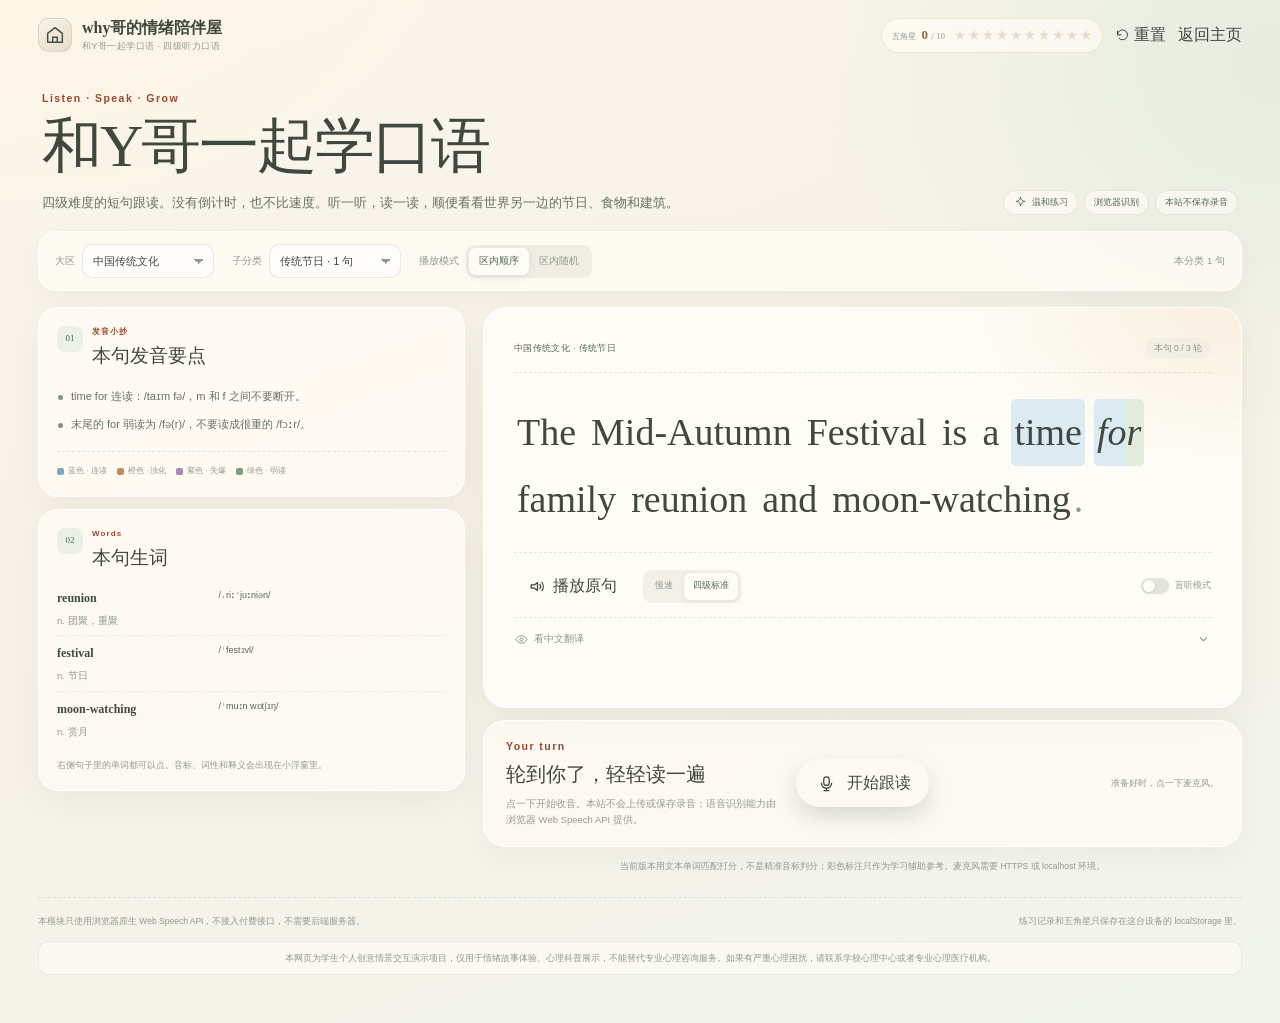
<file: speaking.html>
<!doctype html>
<html lang="zh-CN">
<head>
  <meta charset="utf-8">
  <meta name="viewport" content="width=device-width, initial-scale=1, viewport-fit=cover">
  <meta name="color-scheme" content="light">
  <meta name="theme-color" content="#F6F1E7">
  <meta name="description" content="和Y哥一起学口语：四级难度的听力口语跟读练习，在温和的节奏里了解多元世界文化。">
  <meta http-equiv="Content-Security-Policy" content="default-src 'self'; script-src 'self'; style-src 'self' 'unsafe-inline'; img-src 'self' data:; font-src 'self'; connect-src 'none'; media-src 'none'; object-src 'none'; base-uri 'none'; form-action 'none'; frame-src 'none'; upgrade-insecure-requests">
  <title>和Y哥一起学口语 · why哥的情绪陪伴屋</title>
  <link rel="icon" href="assets/favicon.svg" type="image/svg+xml">
  <link rel="stylesheet" href="assets/styles.css">
  <link rel="stylesheet" href="assets/speaking.css">
</head>
<body class="speaking-body">
  <svg class="svg-sprite" aria-hidden="true">
    <symbol id="icon-house" viewBox="0 0 24 24">
      <path d="M4 10.3 12 4l8 6.3V20H4V10.3Z" fill="none" stroke="currentColor" stroke-width="1.6" stroke-linejoin="round"/>
      <path d="M9.5 20v-5.5h5V20" fill="none" stroke="currentColor" stroke-width="1.6" stroke-linecap="round"/>
    </symbol>
    <symbol id="icon-volume" viewBox="0 0 24 24">
      <path d="M4 10v4h4l4 3V7l-4 3H4Z" fill="none" stroke="currentColor" stroke-width="1.6" stroke-linejoin="round"/>
      <path d="M15 9.5c1.2 1.4 1.2 3.6 0 5M17.6 7c2.3 2.8 2.3 7.2 0 10" fill="none" stroke="currentColor" stroke-width="1.6" stroke-linecap="round"/>
    </symbol>
    <symbol id="icon-mic" viewBox="0 0 24 24">
      <rect x="8.5" y="3.5" width="7" height="11" rx="3.5" fill="none" stroke="currentColor" stroke-width="1.6"/>
      <path d="M5.5 11.5a6.5 6.5 0 0 0 13 0M12 18v3M9 21h6" fill="none" stroke="currentColor" stroke-width="1.6" stroke-linecap="round"/>
    </symbol>
    <symbol id="icon-stop" viewBox="0 0 24 24">
      <rect x="6.5" y="6.5" width="11" height="11" rx="2" fill="none" stroke="currentColor" stroke-width="1.6"/>
    </symbol>
    <symbol id="icon-star" viewBox="0 0 24 24">
      <path d="m12 3 2.8 5.7 6.2.9-4.5 4.4 1.1 6.2-5.6-3-5.6 3 1.1-6.2L3 9.6l6.2-.9L12 3Z" fill="none" stroke="currentColor" stroke-width="1.5" stroke-linejoin="round"/>
    </symbol>
    <symbol id="icon-reset" viewBox="0 0 24 24">
      <path d="M4 11a8 8 0 1 1 2.4 5.7M4 5v6h6" fill="none" stroke="currentColor" stroke-width="1.6" stroke-linecap="round" stroke-linejoin="round"/>
    </symbol>
    <symbol id="icon-eye" viewBox="0 0 24 24">
      <path d="M3 12s3.5-6 9-6 9 6 9 6-3.5 6-9 6-9-6-9-6Z" fill="none" stroke="currentColor" stroke-width="1.6"/>
      <circle cx="12" cy="12" r="2.5" fill="none" stroke="currentColor" stroke-width="1.6"/>
    </symbol>
    <symbol id="icon-chevron" viewBox="0 0 24 24">
      <path d="m7 9 5 5 5-5" fill="none" stroke="currentColor" stroke-width="1.7" stroke-linecap="round" stroke-linejoin="round"/>
    </symbol>
    <symbol id="icon-sparkle" viewBox="0 0 24 24">
      <path d="M12 3c.7 5 2.3 6.6 7.3 7.3-5 .7-6.6 2.3-7.3 7.3-.7-5-2.3-6.6-7.3-7.3C9.7 9.6 11.3 8 12 3Z" fill="none" stroke="currentColor" stroke-width="1.4" stroke-linejoin="round"/>
    </symbol>
  </svg>

  <header class="speaking-topbar">
    <a class="speaking-brand" href="index.html">
      <span class="brand__mark brand__mark--small"><svg class="icon" aria-hidden="true"><use href="#icon-house"></use></svg></span>
      <span>
        <strong>why哥的情绪陪伴屋</strong>
        <small>和Y哥一起学口语 · 四级听力口语</small>
      </span>
    </a>
    <div class="speaking-top-actions">
      <div class="star-widget" aria-label="五角星收集进度">
        <div class="star-widget__copy">
          <span class="star-widget__label">五角星</span>
          <strong><span id="starCount">0</span> <em>/ 10</em></strong>
        </div>
        <div class="star-track" id="starTrack" aria-hidden="true"></div>
      </div>
      <button class="speaking-reset" id="resetProgressBtn" type="button">
        <svg class="icon icon--small" aria-hidden="true"><use href="#icon-reset"></use></svg>
        重置
      </button>
      <a class="speaking-back" href="index.html">返回主页</a>
    </div>
  </header>

  <main class="speaking-main">
    <section class="speaking-hero">
      <div>
        <p class="eyebrow">Listen · Speak · Grow</p>
        <h1>和Y哥一起学口语</h1>
        <p class="speaking-hero__intro">四级难度的短句跟读。没有倒计时，也不比速度。听一听，读一读，顺便看看世界另一边的节日、食物和建筑。</p>
      </div>
      <div class="speaking-hero__note">
        <span class="speaking-chip"><svg class="icon icon--small" aria-hidden="true"><use href="#icon-sparkle"></use></svg> 温和练习</span>
        <span class="speaking-chip">浏览器识别</span>
        <span class="speaking-chip">本站不保存录音</span>
      </div>
    </section>

    <section class="speaking-controls" aria-label="题库选择">
      <label class="control-field">
        <span>大区</span>
        <select id="regionSelect"></select>
      </label>
      <label class="control-field">
        <span>子分类</span>
        <select id="subSelect"></select>
      </label>
      <div class="control-field control-field--mode">
        <span>播放模式</span>
        <div class="segmented" id="orderToggle" role="group" aria-label="播放模式">
          <button type="button" data-order="sequence" class="is-active">区内顺序</button>
          <button type="button" data-order="random">区内随机</button>
        </div>
      </div>
      <span class="category-count" id="categoryCount">本分类 1 句</span>
    </section>

    <section class="speaking-layout">
      <aside class="learning-panel" aria-label="本句学习资料">
        <article class="speaking-card speaking-card--tips">
          <div class="speaking-card__head">
            <span class="speaking-card__index">01</span>
            <div>
              <p class="eyebrow">发音小抄</p>
              <h2>本句发音要点</h2>
            </div>
          </div>
          <ul class="phonetic-tips" id="phoneticTips"></ul>
          <div class="mark-legend" aria-label="发音标注颜色说明">
            <span><i class="mark-dot mark-dot--link"></i>蓝色 · 连读</span>
            <span><i class="mark-dot mark-dot--voiced"></i>橙色 · 浊化</span>
            <span><i class="mark-dot mark-dot--stop"></i>紫色 · 失爆</span>
            <span><i class="mark-dot mark-dot--weak"></i>绿色 · 弱读</span>
          </div>
        </article>

        <article class="speaking-card">
          <div class="speaking-card__head">
            <span class="speaking-card__index">02</span>
            <div>
              <p class="eyebrow">Words</p>
              <h2>本句生词</h2>
            </div>
          </div>
          <div class="word-list" id="wordList"></div>
          <p class="speaking-left-hint">右侧句子里的单词都可以点。音标、词性和释义会出现在小浮窗里。</p>
        </article>
      </aside>

      <section class="practice-panel" aria-label="口语跟读练习">
        <div class="sentence-card">
          <div class="sentence-card__top">
            <span class="sentence-category" id="sentenceCategory">中国传统文化 · 传统节日</span>
            <span class="round-badge" id="roundBadge">本句 0 / 3 轮</span>
          </div>
          <div class="sentence-display" id="sentenceDisplay" aria-live="polite"></div>

          <div class="sentence-tools">
            <button class="audio-btn" id="playBtn" type="button">
              <svg class="icon" aria-hidden="true"><use href="#icon-volume"></use></svg>
              播放原句
            </button>
            <div class="speed-switch" role="group" aria-label="朗读速度">
              <button type="button" data-speed="slow">慢速</button>
              <button type="button" data-speed="normal" class="is-active">四级标准</button>
            </div>
            <label class="blind-switch">
              <input id="blindToggle" type="checkbox">
              <span class="blind-switch__track"><span></span></span>
              <span>盲听模式</span>
            </label>
          </div>

          <details class="translation-box" id="translationBox">
            <summary>
              <span><svg class="icon icon--small" aria-hidden="true"><use href="#icon-eye"></use></svg> 看中文翻译</span>
              <svg class="icon icon--small translation-box__chevron" aria-hidden="true"><use href="#icon-chevron"></use></svg>
            </summary>
            <p id="translationText"></p>
            <p class="translation-box__note">盲听模式打开时会自动收起，先不依赖中文。</p>
          </details>

          <p class="speech-status" id="speechStatus" aria-live="polite"></p>
        </div>

        <div class="record-card" id="recordCard">
          <div class="record-card__copy">
            <p class="eyebrow">Your turn</p>
            <h2>轮到你了，轻轻读一遍</h2>
            <p>点一下开始收音。本站不会上传或保存录音；语音识别能力由浏览器 Web Speech API 提供。</p>
          </div>
          <button class="record-btn" id="recordBtn" type="button">
            <span class="record-btn__icon"><svg class="icon" aria-hidden="true"><use href="#icon-mic"></use></svg></span>
            <span class="record-btn__label">开始跟读</span>
            <span class="record-btn__pulse"></span>
          </button>
          <p class="record-status" id="recordStatus" aria-live="polite">准备好时，点一下麦克风。</p>
        </div>

        <div class="result-card hidden" id="resultCard">
          <div class="score-ring" id="scoreRing">
            <div class="score-ring__inner">
              <strong id="scoreValue">0</strong>
              <span>分</span>
            </div>
          </div>
          <div class="result-copy">
            <p class="eyebrow">这一轮</p>
            <h2 id="resultTitle">读得很认真。</h2>
            <p class="result-feedback" id="resultFeedback"></p>
            <p class="recognized-text" id="recognizedText"></p>
          </div>
          <div class="round-actions">
            <button class="secondary-btn" id="continueBtn" type="button">继续练习本句</button>
            <button class="primary-btn" id="nextBtn" type="button">换下一句</button>
          </div>
        </div>

        <p class="speaking-footnote">当前版本用文本单词匹配打分，不是精准音标判分；彩色标注只作为学习辅助参考。麦克风需要 HTTPS 或 localhost 环境。</p>
      </section>
    </section>

    <footer class="speaking-footer">
      <span>本模块只使用浏览器原生 Web Speech API，不接入付费接口，不需要后端服务器。</span>
      <span>练习记录和五角星只保存在这台设备的 localStorage 里。</span>
    </footer>
    <p class="speaking-global-disclaimer">本网页为学生个人创意情景交互演示项目，仅用于情绪故事体验、心理科普展示，不能替代专业心理咨询服务。如果有严重心理困扰，请联系学校心理中心或者专业心理医疗机构。</p>
  </main>

  <dialog class="speaking-dialog" id="resetDialog">
    <div class="speaking-dialog__card">
      <p class="eyebrow">重置进度</p>
      <h2>要把星星和记录都清空吗？</h2>
      <p>会清除本机保存的打卡数量、练习过的句子和每句最高分。这个动作不能撤销。</p>
      <div class="speaking-dialog__actions">
        <button class="text-btn" id="resetCancelBtn" type="button">先不清空</button>
        <button class="primary-btn primary-btn--danger" id="resetConfirmBtn" type="button">确认清空</button>
      </div>
    </div>
  </dialog>

  <div class="word-popover hidden" id="wordPopover" role="dialog" aria-label="单词释义">
    <button class="word-popover__close" id="wordPopoverClose" type="button" aria-label="关闭">×</button>
    <strong id="popoverWord"></strong>
    <span id="popoverPhonetic"></span>
    <p id="popoverMeaning"></p>
  </div>

  <div class="reward-layer" id="rewardLayer" aria-hidden="true"></div>
  <div class="speaking-toast" id="speakingToast" role="status" aria-live="polite"></div>

  <script src="js/speaking-score.js" defer></script>
  <script src="js/speaking-data.js" defer></script>
  <script src="js/speaking.js" defer></script>
</body>
</html>
</file>
<file: assets/styles.css>
/* =========================================================
   why哥的情绪陪伴屋
   第一次修改：清晰的开场引导 + 单列模块主页
   ========================================================= */

:root {
  --font-serif: "Iowan Old Style", "Palatino Linotype", "Songti SC", "Noto Serif CJK SC", "STSong", serif;
  --font-sans: "PingFang SC", "Hiragino Sans GB", "Microsoft YaHei", "Segoe UI", sans-serif;

  --bg: #f4ede3;
  --bg-warm: #f8f1e7;
  --paper: #fffaf3;
  --paper-deep: #fbf3e8;
  --ink: #2e2925;
  --ink-2: #554d44;
  --ink-3: #74695d;
  --line: rgba(67, 55, 42, 0.13);
  --line-strong: rgba(67, 55, 42, 0.22);

  --accent: #b85f3f;
  --accent-deep: #99482d;
  --accent-soft: #f4ded2;
  --forest: #405548;
  --forest-deep: #304237;
  --forest-soft: #e5ede5;
  --butter: #e8c98b;
  --butter-soft: #f8efd9;
  --blue: #7894a2;
  --blue-soft: #e5eef1;
  --rose: #a85f50;

  --shadow-sm: 0 8px 24px rgba(91, 72, 53, 0.07);
  --shadow-md: 0 18px 46px rgba(91, 72, 53, 0.11);
  --shadow-lg: 0 32px 80px rgba(85, 65, 45, 0.14);
  --radius-sm: 14px;
  --radius-md: 22px;
  --radius-lg: 30px;
  --radius-pill: 999px;
  --header-h: 74px;
  --ease: cubic-bezier(0.22, 0.8, 0.28, 1);
}

*,
*::before,
*::after {
  box-sizing: border-box;
}

html {
  scroll-behavior: smooth;
  -webkit-text-size-adjust: 100%;
}

body {
  margin: 0;
  min-width: 320px;
  min-height: 100vh;
  color: var(--ink);
  background:
    radial-gradient(1000px 620px at 3% -10%, rgba(244, 215, 195, 0.75), transparent 62%),
    radial-gradient(900px 600px at 100% 0%, rgba(221, 232, 216, 0.72), transparent 58%),
    linear-gradient(180deg, var(--bg) 0%, #f8f2e8 50%, #f1eadf 100%);
  font-family: var(--font-sans);
  font-size: 15px;
  line-height: 1.7;
  overflow-x: hidden;
  text-rendering: optimizeLegibility;
  -webkit-font-smoothing: antialiased;
}

body.has-dialog {
  overflow: hidden;
}

h1,
h2,
h3,
p,
blockquote,
figure {
  margin: 0;
}

button,
input,
textarea {
  color: inherit;
  font: inherit;
}

button {
  padding: 0;
  border: 0;
  background: none;
  cursor: pointer;
}

button:disabled {
  cursor: not-allowed;
  opacity: 0.58;
}

a {
  color: inherit;
  text-decoration: none;
}

ul,
ol {
  margin: 0;
  padding: 0;
  list-style: none;
}

::selection {
  color: var(--paper);
  background: var(--accent);
}

:focus-visible {
  outline: 2px solid var(--accent-deep);
  outline-offset: 3px;
  border-radius: 5px;
}

dialog:focus-visible {
  outline: none;
}

.hidden,
[hidden] {
  display: none !important;
}

.sr-only {
  position: absolute;
  width: 1px;
  height: 1px;
  padding: 0;
  margin: -1px;
  overflow: hidden;
  clip: rect(0, 0, 0, 0);
  white-space: nowrap;
  border: 0;
}

.skip-link {
  position: fixed;
  top: 12px;
  left: 12px;
  z-index: 200;
  padding: 9px 15px;
  color: var(--paper);
  background: var(--forest);
  border-radius: var(--radius-pill);
  transform: translateY(-160%);
  transition: transform 0.2s var(--ease);
}

.skip-link:focus {
  transform: translateY(0);
}

.svg-sprite {
  position: absolute;
  width: 0;
  height: 0;
  overflow: hidden;
}

.icon {
  width: 19px;
  height: 19px;
  flex: none;
  vertical-align: middle;
}

.icon--small {
  width: 15px;
  height: 15px;
}

.icon--large {
  width: 28px;
  height: 28px;
}

/* ---------- 背景 ---------- */

.ambient {
  position: fixed;
  inset: 0;
  z-index: -1;
  overflow: hidden;
  pointer-events: none;
}

.ambient__sun {
  position: absolute;
  top: -170px;
  right: 8%;
  width: 420px;
  height: 420px;
  background: rgba(245, 211, 173, 0.5);
  border-radius: 50%;
  filter: blur(20px);
}

.ambient__blob {
  position: absolute;
  display: block;
  border-radius: 50%;
  filter: blur(80px);
  opacity: 0.4;
  animation: drift 24s ease-in-out infinite alternate;
}

.ambient__blob--warm {
  top: 12vh;
  left: -14vw;
  width: 46vw;
  height: 46vw;
  background: #f1cfb9;
}

.ambient__blob--sage {
  right: -18vw;
  bottom: -20vh;
  width: 52vw;
  height: 52vw;
  background: #d7e2d0;
  animation-delay: -10s;
}

.ambient__grain {
  position: absolute;
  inset: 0;
  opacity: 0.16;
  background-image: radial-gradient(rgba(76, 60, 43, 0.3) 0.55px, transparent 0.55px);
  background-size: 4px 4px;
  mix-blend-mode: multiply;
}

/* ---------- 头部 ---------- */

.site-header {
  position: sticky;
  top: 0;
  z-index: 40;
  display: flex;
  align-items: center;
  gap: 24px;
  height: var(--header-h);
  padding: 0 clamp(18px, 4vw, 52px);
  background: rgba(244, 237, 227, 0.8);
  border-bottom: 1px solid rgba(67, 55, 42, 0.08);
  backdrop-filter: blur(18px) saturate(1.1);
  -webkit-backdrop-filter: blur(18px) saturate(1.1);
}

.brand {
  display: inline-flex;
  align-items: center;
  gap: 11px;
  flex: none;
  padding: 4px;
  border-radius: 12px;
  text-align: left;
}

.brand__mark {
  display: grid;
  place-items: center;
  width: 40px;
  height: 40px;
  color: var(--forest);
  background: linear-gradient(145deg, #f9f2e7, #e9dcc9);
  border: 1px solid rgba(64, 85, 72, 0.14);
  border-radius: 13px;
  box-shadow: inset 0 1px 0 rgba(255, 255, 255, 0.8);
}

.brand__mark--small {
  width: 34px;
  height: 34px;
  border-radius: 11px;
}

.brand__mark .icon {
  width: 22px;
  height: 22px;
}

.brand__copy {
  display: flex;
  flex-direction: column;
  line-height: 1.12;
}

.brand__copy strong {
  font-family: var(--font-serif);
  font-size: 18px;
  font-weight: 600;
  letter-spacing: 0.03em;
}

.brand__copy small {
  margin-top: 4px;
  color: var(--ink-3);
  font-size: 8.5px;
  letter-spacing: 0.17em;
}

.main-nav {
  display: flex;
  align-items: center;
  gap: 2px;
  margin-left: auto;
  padding: 4px;
  background: rgba(255, 250, 243, 0.48);
  border: 1px solid rgba(67, 55, 42, 0.08);
  border-radius: var(--radius-pill);
}

.main-nav a {
  padding: 7px 13px;
  color: var(--ink-2);
  border-radius: var(--radius-pill);
  font-size: 12px;
  transition: color 0.18s, background 0.18s;
}

.main-nav a:hover {
  color: var(--ink);
  background: var(--paper);
}

.header-actions {
  display: flex;
  align-items: center;
  gap: 9px;
  margin-left: auto;
  flex: none;
}

.main-nav:not([hidden]) + .header-actions {
  margin-left: 0;
}

.support-link {
  display: inline-flex;
  align-items: center;
  gap: 5px;
  padding: 6px 10px;
  color: var(--ink-2);
  border: 1px solid transparent;
  border-radius: var(--radius-pill);
  font-size: 11px;
  transition: color 0.18s, background 0.18s, border-color 0.18s;
}

.support-link:hover {
  color: var(--accent-deep);
  background: var(--accent-soft);
  border-color: rgba(184, 95, 63, 0.12);
}

.user-chip {
  display: inline-flex;
  align-items: center;
  gap: 8px;
  padding: 4px 10px 4px 4px;
  background: rgba(255, 250, 243, 0.72);
  border: 1px solid var(--line);
  border-radius: var(--radius-pill);
}

.user-chip__initial {
  display: grid;
  place-items: center;
  width: 30px;
  height: 30px;
  color: var(--paper);
  background: var(--accent);
  border-radius: 50%;
  font-family: var(--font-serif);
  font-size: 14px;
  font-weight: 600;
}

.user-chip__copy {
  display: flex;
  flex-direction: column;
  line-height: 1.25;
}

.user-chip__copy strong {
  max-width: 110px;
  overflow: hidden;
  font-size: 11px;
  font-weight: 600;
  text-overflow: ellipsis;
  white-space: nowrap;
}

.user-chip__copy small {
  margin-top: 1px;
  color: var(--ink-3);
  font-size: 8.5px;
}

.icon-action {
  display: grid;
  place-items: center;
  width: 34px;
  height: 34px;
  color: var(--ink-2);
  border: 1px solid var(--line);
  border-radius: 50%;
  transition: color 0.18s, background 0.18s;
}

.icon-action:hover {
  color: var(--accent-deep);
  background: var(--paper);
}

/* ---------- 通用元素 ---------- */

.eyebrow {
  display: flex;
  align-items: center;
  gap: 8px;
  color: var(--accent-deep);
  font-size: 10.5px;
  font-weight: 600;
  letter-spacing: 0.14em;
  line-height: 1.5;
}

.eyebrow__dot,
.live-dot {
  width: 6px;
  height: 6px;
  background: var(--accent);
  border-radius: 50%;
  box-shadow: 0 0 0 4px rgba(184, 95, 63, 0.12);
}

.live-dot {
  background: var(--forest);
  box-shadow: 0 0 0 4px rgba(64, 85, 72, 0.12);
  animation: pulseDot 2.6s ease-in-out infinite;
}

.online-dot {
  width: 7px;
  height: 7px;
  flex: none;
  background: #7fa287;
  border-radius: 50%;
  box-shadow: 0 0 0 3px rgba(127, 162, 135, 0.16);
}

.primary-btn {
  display: inline-flex;
  align-items: center;
  justify-content: center;
  gap: 8px;
  min-height: 46px;
  padding: 0 22px;
  color: var(--paper);
  background: linear-gradient(135deg, var(--accent), var(--accent-deep));
  border: 1px solid rgba(122, 50, 29, 0.16);
  border-radius: var(--radius-pill);
  box-shadow: 0 12px 24px rgba(164, 78, 47, 0.18), inset 0 1px 0 rgba(255, 255, 255, 0.18);
  font-size: 12.5px;
  font-weight: 500;
  letter-spacing: 0.06em;
  transition: transform 0.2s var(--ease), box-shadow 0.2s, filter 0.2s;
}

.primary-btn:hover {
  filter: brightness(1.04);
  box-shadow: 0 16px 30px rgba(164, 78, 47, 0.24);
  transform: translateY(-2px);
}

.primary-btn:active {
  transform: translateY(0);
}

.primary-btn--wide {
  width: 100%;
}

.primary-btn--danger {
  background: linear-gradient(135deg, #a75949, #8c4437);
}

.secondary-btn {
  display: inline-flex;
  align-items: center;
  justify-content: center;
  gap: 6px;
  min-height: 40px;
  padding: 0 16px;
  color: var(--forest);
  background: var(--forest-soft);
  border: 1px solid rgba(64, 85, 72, 0.16);
  border-radius: var(--radius-pill);
  font-size: 11.5px;
  transition: background 0.18s, transform 0.18s;
}

.secondary-btn:hover:not(:disabled) {
  background: #dbe7dc;
  transform: translateY(-1px);
}

.text-btn {
  display: inline-flex;
  align-items: center;
  gap: 5px;
  padding: 2px 0;
  color: var(--accent-deep);
  border-bottom: 1px solid transparent;
  font-size: 11px;
  transition: border-color 0.18s;
}

.text-btn:hover {
  border-color: rgba(153, 72, 45, 0.4);
}

.text-input {
  width: 100%;
  height: 46px;
  padding: 0 14px;
  color: var(--ink);
  background: var(--paper);
  border: 1px solid var(--line);
  border-radius: 12px;
  outline: none;
  font-size: 13.5px;
  transition: border-color 0.18s, box-shadow 0.18s;
}

.text-input::placeholder {
  color: #9a8e80;
}

.text-input:focus {
  border-color: rgba(184, 95, 63, 0.48);
  box-shadow: 0 0 0 3px rgba(184, 95, 63, 0.1);
}

.status-pill {
  display: inline-flex;
  align-items: center;
  gap: 5px;
  width: fit-content;
  padding: 4px 10px;
  color: var(--forest);
  background: var(--forest-soft);
  border: 1px solid rgba(64, 85, 72, 0.12);
  border-radius: var(--radius-pill);
  font-size: 9.5px;
  font-weight: 500;
  letter-spacing: 0.04em;
  white-space: nowrap;
}

.status-pill--warm {
  color: #8e553a;
  background: var(--butter-soft);
  border-color: rgba(160, 115, 56, 0.14);
}

.status-pill--accent {
  color: var(--accent-deep);
  background: var(--accent-soft);
  border-color: rgba(184, 95, 63, 0.15);
}

.status-pill--live {
  color: #4f7359;
  background: #edf4ec;
}

/* ---------- 开场 ---------- */

.onboarding {
  max-width: 1180px;
  margin: 0 auto;
  padding: 42px clamp(18px, 4vw, 48px) 0;
  animation: viewIn 0.55s var(--ease) both;
}

.entry-shell {
  max-width: 1080px;
  margin: 0 auto;
}

.entry-head {
  display: flex;
  align-items: flex-end;
  justify-content: space-between;
  gap: 28px;
  margin-bottom: 22px;
}

.entry-head h1 {
  margin-top: 7px;
  font-family: var(--font-serif);
  font-size: clamp(30px, 3.2vw, 43px);
  font-weight: 500;
  line-height: 1.3;
  letter-spacing: -0.02em;
}

.entry-steps {
  display: flex;
  align-items: center;
  gap: 4px;
  flex: none;
  padding: 4px;
  background: rgba(255, 250, 243, 0.58);
  border: 1px solid var(--line);
  border-radius: var(--radius-pill);
}

.entry-steps li {
  display: flex;
  align-items: center;
  gap: 5px;
  padding: 6px 11px;
  color: var(--ink-3);
  border-radius: var(--radius-pill);
  font-size: 9.5px;
  white-space: nowrap;
  transition: color 0.2s, background 0.2s;
}

.entry-steps li span {
  color: #a69a8c;
  font-family: var(--font-serif);
  font-size: 9px;
}

.entry-steps li.is-active {
  color: var(--accent-deep);
  background: var(--accent-soft);
}

.entry-steps li.is-active span {
  color: var(--accent);
}

.entry-steps li.is-done {
  color: var(--forest);
}

.entry-steps li.is-done span {
  color: var(--forest);
}

.entry-card {
  display: grid;
  grid-template-columns: 300px minmax(0, 1fr);
  min-height: 570px;
  overflow: hidden;
  background: var(--paper);
  border: 1px solid rgba(255, 255, 255, 0.8);
  border-radius: var(--radius-lg);
  box-shadow: var(--shadow-lg), inset 0 0 0 1px rgba(67, 55, 42, 0.05);
  animation: riseIn 0.65s 0.08s var(--ease) both;
}

.entry-portrait {
  position: relative;
  display: flex;
  flex-direction: column;
  align-items: center;
  justify-content: center;
  padding: 30px 24px;
  overflow: hidden;
  background:
    radial-gradient(300px 260px at 15% 5%, rgba(255, 255, 255, 0.62), transparent 65%),
    linear-gradient(155deg, #f5dfcd 0%, #e9c5ad 58%, #d9ac90 100%);
}

.entry-portrait::after {
  content: "";
  position: absolute;
  left: -20%;
  bottom: -32%;
  width: 140%;
  height: 55%;
  background: rgba(255, 250, 243, 0.22);
  border-radius: 50%;
  transform: rotate(-8deg);
}

.entry-portrait__arch {
  position: relative;
  display: grid;
  place-items: center;
  width: 206px;
  height: 258px;
  background:
    radial-gradient(circle at 30% 20%, rgba(255, 255, 255, 0.72), transparent 38%),
    linear-gradient(180deg, rgba(255, 250, 243, 0.46), rgba(255, 250, 243, 0.08));
  border: 1px solid rgba(255, 255, 255, 0.45);
  border-radius: 103px 103px 24px 24px;
  box-shadow: inset 0 0 0 7px rgba(255, 253, 248, 0.18), 0 20px 46px rgba(120, 75, 50, 0.12);
  z-index: 1;
}

.entry-portrait__star {
  position: absolute;
  width: 7px;
  height: 7px;
  background: rgba(255, 250, 243, 0.8);
  border-radius: 50%;
  box-shadow: 0 0 12px rgba(255, 255, 255, 0.7);
}

.entry-portrait__star--one {
  top: 40px;
  left: 24px;
}

.entry-portrait__star--two {
  top: 75px;
  right: 27px;
  width: 4px;
  height: 4px;
}

.entry-wordmark {
  position: relative;
  z-index: 2;
  display: flex;
  flex-direction: column;
  align-items: center;
  justify-content: center;
  gap: 5px;
  text-align: center;
}

.entry-wordmark__main {
  color: var(--forest);
  font-family: var(--font-serif);
  font-size: 72px;
  font-weight: 600;
  letter-spacing: -0.055em;
  line-height: 0.95;
}

.entry-wordmark__sub {
  color: var(--ink-2);
  font-size: 10px;
  letter-spacing: 0.25em;
}

.text-avatar {
  display: inline-grid;
  place-items: center;
  flex: none;
  width: 32px;
  height: 32px;
  color: var(--forest);
  background:
    radial-gradient(circle at 32% 25%, rgba(255, 255, 255, 0.85), transparent 46%),
    linear-gradient(145deg, #f8f1e6, #e8dac6);
  border: 1px solid rgba(64, 85, 72, 0.16);
  border-radius: 50%;
  box-shadow: inset 0 1px 0 rgba(255, 255, 255, 0.8);
  font-family: var(--font-serif);
  font-size: 10px;
  font-weight: 600;
  line-height: 1;
  letter-spacing: 0.01em;
}

.text-avatar--message {
  width: 30px;
  height: 30px;
  margin-top: 1px;
  font-size: 9px;
}

.text-avatar--home {
  width: 56px;
  height: 56px;
  color: var(--paper);
  background: linear-gradient(145deg, var(--forest), var(--forest-deep));
  border: 3px solid var(--paper);
  box-shadow: var(--shadow-sm);
  font-size: 15px;
  letter-spacing: 0.03em;
}

.text-avatar--creator {
  width: 96px;
  height: 96px;
  color: var(--paper);
  background: linear-gradient(145deg, var(--accent), var(--accent-deep));
  border: 4px solid var(--paper);
  box-shadow: var(--shadow-md);
  font-size: 24px;
  letter-spacing: 0.02em;
}

.text-avatar--dialog {
  width: 38px;
  height: 38px;
  color: var(--paper);
  background: linear-gradient(145deg, var(--forest), var(--forest-deep));
  font-size: 10px;
}

.entry-nameplate {
  position: relative;
  z-index: 2;
  display: flex;
  align-items: center;
  gap: 9px;
  margin-top: 20px;
  padding: 9px 15px 9px 12px;
  background: rgba(255, 250, 243, 0.78);
  border: 1px solid rgba(255, 255, 255, 0.55);
  border-radius: var(--radius-pill);
  box-shadow: var(--shadow-sm);
  backdrop-filter: blur(8px);
}

.entry-nameplate div {
  display: flex;
  flex-direction: column;
  line-height: 1.3;
}

.entry-nameplate strong {
  font-family: var(--font-serif);
  font-size: 15px;
  font-weight: 600;
}

.entry-nameplate small {
  color: var(--ink-3);
  font-size: 8.5px;
}

.entry-quote {
  position: relative;
  z-index: 2;
  margin-top: 13px;
  color: rgba(74, 49, 35, 0.65);
  font-family: var(--font-serif);
  font-size: 12px;
  letter-spacing: 0.05em;
}

.entry-dialogue {
  display: flex;
  flex-direction: column;
  min-width: 0;
  padding: 24px clamp(22px, 3vw, 36px) 30px;
  background:
    radial-gradient(500px 260px at 100% 0%, rgba(244, 222, 210, 0.3), transparent 68%),
    var(--paper);
}

.dialogue-head {
  display: flex;
  align-items: center;
  justify-content: space-between;
  gap: 14px;
  padding-bottom: 15px;
  border-bottom: 1px solid var(--line);
}

.dialogue-speaker {
  display: flex;
  align-items: center;
  gap: 7px;
}

.speaker-dot {
  width: 6px;
  height: 6px;
  background: var(--accent);
  border-radius: 50%;
}

.dialogue-speaker strong {
  font-size: 12px;
  font-weight: 600;
}

.dialogue-mode {
  color: var(--ink-3);
  font-size: 9.5px;
  letter-spacing: 0.05em;
}

.dialogue-messages {
  display: flex;
  flex-direction: column;
  gap: 13px;
  padding: 22px 0 8px;
}

.vn-message {
  display: flex;
  align-items: flex-start;
  gap: 9px;
  max-width: 100%;
  animation: messageIn 0.35s var(--ease) both;
}

.vn-message--user {
  flex-direction: row-reverse;
}

.vn-message__initial {
  display: grid;
  place-items: center;
  width: 30px;
  height: 30px;
  flex: none;
  color: var(--paper);
  background: var(--accent);
  border-radius: 50%;
  font-family: var(--font-serif);
  font-size: 13px;
}

.vn-message__body {
  max-width: min(84%, 620px);
  min-width: 0;
}

.vn-message--user .vn-message__body {
  display: flex;
  flex-direction: column;
  align-items: flex-end;
}

.vn-message__bubble {
  padding: 11px 15px;
  color: var(--ink);
  background: var(--paper-deep);
  border: 1px solid var(--line);
  border-radius: 4px 16px 16px 16px;
  font-size: 13.5px;
  line-height: 1.8;
  white-space: pre-wrap;
  overflow-wrap: anywhere;
}

.vn-message--user .vn-message__bubble {
  color: var(--paper);
  background: linear-gradient(135deg, var(--forest), var(--forest-deep));
  border-color: transparent;
  border-radius: 16px 4px 16px 16px;
}

.vn-message__note {
  display: block;
  margin-top: 5px;
  color: var(--ink-3);
  font-size: 10.5px;
  font-style: italic;
  line-height: 1.6;
}

.vn-message__bubble.is-typing::after,
.creator-message__bubble.is-typing::after {
  content: "▍";
  display: inline-block;
  margin-left: 1px;
  color: var(--accent-deep);
  animation: cursorBlink 0.85s steps(1) infinite;
}

@keyframes cursorBlink {
  50% { opacity: 0; }
}

.dialogue-choices {
  display: flex;
  flex-direction: column;
  gap: 8px;
  margin-top: auto;
  padding-top: 10px;
}

.dialogue-choice {
  display: flex;
  align-items: center;
  gap: 12px;
  width: 100%;
  padding: 11px 14px 11px 11px;
  text-align: left;
  background: rgba(251, 243, 232, 0.56);
  border: 1px solid var(--line);
  border-radius: 13px;
  transition: background 0.18s, border-color 0.18s, transform 0.18s, box-shadow 0.18s;
}

.dialogue-choice:hover {
  background: var(--paper);
  border-color: rgba(184, 95, 63, 0.3);
  box-shadow: 0 7px 18px rgba(91, 72, 53, 0.07);
  transform: translateY(-1px);
}

.dialogue-choice__index {
  display: grid;
  place-items: center;
  flex: none;
  width: 28px;
  height: 28px;
  color: var(--accent-deep);
  background: var(--accent-soft);
  border-radius: 9px;
  font-family: var(--font-serif);
  font-size: 11px;
}

.dialogue-choice__label {
  flex: 1;
  font-size: 12.5px;
  line-height: 1.5;
}

.dialogue-choice__arrow {
  color: var(--ink-3);
  opacity: 0.45;
  transition: transform 0.18s, opacity 0.18s;
}

.dialogue-choice:hover .dialogue-choice__arrow {
  opacity: 1;
  transform: translateX(2px);
}

.typing {
  display: flex;
  align-items: center;
  gap: 4px;
  padding: 2px 0 10px 39px;
}

.typing span {
  width: 5px;
  height: 5px;
  background: var(--accent);
  border-radius: 50%;
  animation: typing 1.15s infinite ease-in-out;
}

.typing span:nth-child(2) {
  animation-delay: 0.15s;
}

.typing span:nth-child(3) {
  animation-delay: 0.3s;
}

.typing__label {
  margin-left: 3px;
  color: var(--ink-3);
  font-size: 9px;
  font-style: normal;
  letter-spacing: 0.02em;
}

/* ---------- 进门前独白 ---------- */

.entry-prologue {
  margin-top: 9px;
  padding-top: 20px;
  border-top: 1px dashed var(--line-strong);
  animation: formIn 0.4s var(--ease) both;
}

.entry-prologue__head {
  display: flex;
  align-items: center;
  gap: 9px;
}

.entry-prologue__head > div {
  display: flex;
  flex-direction: column;
  min-width: 0;
  line-height: 1.3;
}

.entry-prologue__head strong {
  font-family: var(--font-serif);
  font-size: 15px;
  font-weight: 600;
}

.entry-prologue__head small {
  color: var(--ink-3);
  font-size: 9px;
}

.entry-prologue__progress {
  margin-left: auto;
  color: var(--ink-3);
  font-family: var(--font-serif);
  font-size: 10px;
  letter-spacing: 0.12em;
}

.entry-monologue-stage {
  display: flex;
  align-items: center;
  justify-content: center;
  min-height: 190px;
  padding: 14px 8px;
}

.entry-monologue-sentence {
  color: var(--ink);
  font-family: var(--font-serif);
  font-size: clamp(22px, 2.2vw, 29px);
  font-weight: 700;
  line-height: 1.7;
  text-align: center;
  opacity: 0;
  transform: translateY(10px);
  transition: opacity 0.55s var(--ease), transform 0.55s var(--ease);
}

.entry-monologue-sentence.is-in {
  opacity: 1;
  transform: translateY(0);
}

.entry-monologue-sentence.is-out {
  opacity: 0;
  transform: translateY(-10px);
}

.entry-monologue-sentence--direction {
  color: var(--ink-3);
  font-family: var(--font-sans);
  font-size: 13px;
  font-style: italic;
  font-weight: 400;
}

.entry-monologue-sentence--accent {
  color: var(--accent-deep);
}

#entryContinueBtn {
  margin: 2px auto 0;
}

.form-about-guide {
  margin-top: 10px;
  padding: 10px 12px;
  color: var(--ink-2);
  background: var(--paper-deep);
  border: 1px solid var(--line);
  border-radius: 11px;
  font-size: 10px;
  line-height: 1.7;
}

.form-about-guide a {
  color: var(--accent-deep);
  font-weight: 600;
  border-bottom: 1px solid rgba(184, 95, 63, 0.28);
}

/* ---------- 信息填写 ---------- */

.profile-form {
  margin-top: 9px;
  padding-top: 22px;
  border-top: 1px dashed var(--line-strong);
  animation: formIn 0.4s var(--ease) both;
}

.profile-form__head h2 {
  margin-top: 5px;
  font-family: var(--font-serif);
  font-size: clamp(21px, 2.2vw, 27px);
  font-weight: 500;
  line-height: 1.4;
}

.profile-form__head > p:last-child {
  margin-top: 4px;
  color: var(--ink-3);
  font-size: 10.5px;
}

.form-field {
  min-width: 0;
  margin: 20px 0 0;
  padding: 0;
  border: 0;
}

.form-field legend {
  margin-bottom: 8px;
  padding: 0;
  color: var(--ink-2);
  font-size: 11px;
  font-weight: 600;
  letter-spacing: 0.04em;
}

.gender-grid {
  display: grid;
  grid-template-columns: 1fr 1fr;
  gap: 8px;
}

.gender-option {
  position: relative;
  display: block;
  cursor: pointer;
}

.gender-option input {
  position: absolute;
  opacity: 0;
  pointer-events: none;
}

.gender-card {
  display: flex;
  align-items: center;
  gap: 10px;
  padding: 10px 12px;
  background: var(--paper-deep);
  border: 1px solid var(--line);
  border-radius: 12px;
  transition: border-color 0.18s, background 0.18s, transform 0.18s;
}

.gender-card__icon {
  display: grid;
  place-items: center;
  width: 28px;
  height: 28px;
  flex: none;
  color: var(--accent-deep);
  background: var(--accent-soft);
  border-radius: 9px;
  font-family: var(--font-serif);
  font-size: 11px;
}

.gender-card strong {
  display: block;
  font-size: 12px;
  font-weight: 600;
}

.gender-card small {
  display: block;
  color: var(--ink-3);
  font-size: 8.5px;
  line-height: 1.5;
}

.gender-option:hover .gender-card {
  border-color: rgba(184, 95, 63, 0.25);
  transform: translateY(-1px);
}

.gender-option input:checked + .gender-card {
  background: var(--accent-soft);
  border-color: rgba(184, 95, 63, 0.45);
}

.gender-option input:focus-visible + .gender-card {
  outline: 2px solid var(--accent-deep);
  outline-offset: 2px;
}

.personality-grid {
  display: grid;
  grid-template-columns: 1fr 1fr;
  gap: 8px;
}

.personality-option {
  position: relative;
  display: block;
  cursor: pointer;
}

.personality-option input {
  position: absolute;
  opacity: 0;
  pointer-events: none;
}

.personality-card {
  display: flex;
  flex-direction: column;
  gap: 1px;
  height: 100%;
  padding: 10px 11px;
  background: var(--paper-deep);
  border: 1px solid var(--line);
  border-radius: 12px;
  transition: border-color 0.18s, background 0.18s, transform 0.18s;
}

.personality-card__top {
  display: flex;
  align-items: center;
  gap: 6px;
}

.personality-card__icon {
  display: grid;
  place-items: center;
  width: 22px;
  height: 22px;
  color: var(--forest);
  background: var(--forest-soft);
  border-radius: 7px;
  font-family: var(--font-serif);
  font-size: 10px;
}

.personality-card strong {
  font-size: 11.5px;
  font-weight: 600;
}

.personality-card small {
  padding-left: 28px;
  color: var(--ink-3);
  font-size: 8.5px;
  line-height: 1.55;
}

.personality-option:hover .personality-card {
  border-color: rgba(64, 85, 72, 0.28);
  transform: translateY(-1px);
}

.personality-option input:checked + .personality-card {
  background: var(--forest-soft);
  border-color: rgba(64, 85, 72, 0.46);
}

.personality-option input:focus-visible + .personality-card {
  outline: 2px solid var(--forest);
  outline-offset: 2px;
}

.form-error {
  margin-top: 8px;
  color: var(--rose);
  font-size: 10.5px;
}

.form-note {
  margin-top: 8px;
  color: var(--ink-3);
  font-size: 9.5px;
  text-align: center;
}

.entry-after {
  display: flex;
  flex-direction: column;
  align-items: center;
  gap: 14px;
  padding: 44px 10px 30px;
  text-align: center;
  animation: viewIn 0.3s var(--ease) both;
}

.entry-after p {
  font-family: var(--font-serif);
  font-size: 20px;
  color: var(--forest);
}

.door-loader {
  position: relative;
  display: block;
  width: 46px;
  height: 58px;
  background: linear-gradient(180deg, #f2d8c4, #e6b898);
  border: 2px solid var(--accent-deep);
  border-radius: 23px 23px 3px 3px;
  transform-origin: left center;
  animation: doorOpen 1.1s var(--ease) infinite alternate;
}

.door-loader::after {
  content: "";
  position: absolute;
  top: 27px;
  right: 7px;
  width: 4px;
  height: 4px;
  background: var(--accent-deep);
  border-radius: 50%;
}

.entry-footnote {
  display: flex;
  align-items: center;
  justify-content: center;
  gap: 6px;
  margin-top: 16px;
  color: var(--ink-3);
  font-size: 9.5px;
  line-height: 1.7;
  text-align: center;
}

/* ---------- 主页 ---------- */

.home-view {
  max-width: 1180px;
  margin: 0 auto;
  padding: 40px clamp(18px, 4vw, 48px) 0;
  animation: viewIn 0.5s var(--ease) both;
}

.home-welcome {
  display: flex;
  align-items: center;
  justify-content: space-between;
  gap: 24px;
  padding: 18px 22px;
  background:
    radial-gradient(400px 180px at 90% 0%, rgba(248, 223, 196, 0.5), transparent 70%),
    rgba(255, 250, 243, 0.72);
  border: 1px solid rgba(255, 255, 255, 0.7);
  border-radius: var(--radius-md);
  box-shadow: var(--shadow-sm);
}

.home-welcome__main {
  display: flex;
  align-items: center;
  gap: 15px;
  min-width: 0;
}

.home-welcome__copy {
  min-width: 0;
}

.home-welcome h1 {
  margin-top: 3px;
  font-family: var(--font-serif);
  font-size: clamp(23px, 2.3vw, 30px);
  font-weight: 500;
  line-height: 1.3;
  letter-spacing: -0.015em;
}

.home-welcome h1 span {
  color: var(--accent-deep);
}

.home-welcome__lead {
  margin-top: 3px;
  color: var(--ink-2);
  font-size: 10.5px;
  line-height: 1.7;
}

.home-tags {
  display: flex;
  flex-wrap: wrap;
  justify-content: flex-end;
  gap: 5px;
  max-width: 360px;
}

.home-tags span {
  padding: 3px 8px;
  color: var(--ink-2);
  background: rgba(255, 250, 243, 0.68);
  border: 1px solid var(--line);
  border-radius: var(--radius-pill);
  font-size: 8.5px;
  white-space: nowrap;
}

.home-tags span:first-child {
  color: var(--forest);
  background: var(--forest-soft);
  border-color: rgba(64, 85, 72, 0.12);
}

.section-list {
  display: flex;
  flex-direction: column;
  gap: 54px;
  margin-top: 34px;
}

.module {
  scroll-margin-top: 92px;
}

.module-head {
  display: grid;
  grid-template-columns: 46px minmax(0, 1fr) auto;
  align-items: end;
  gap: 14px;
  padding-bottom: 14px;
  border-bottom: 1px solid var(--line);
}

.module-no {
  align-self: start;
  color: rgba(184, 95, 63, 0.5);
  font-family: var(--font-serif);
  font-size: 28px;
  line-height: 1;
}

.module-title h2 {
  margin-top: 4px;
  font-family: var(--font-serif);
  font-size: clamp(23px, 2.4vw, 31px);
  font-weight: 500;
  line-height: 1.35;
}

.module-head > .status-pill {
  margin-bottom: 4px;
}

/* 情境交互区 */

.construction-card {
  position: relative;
  display: flex;
  align-items: center;
  gap: 28px;
  margin-top: 16px;
  padding: 34px clamp(24px, 4vw, 44px);
  overflow: hidden;
  color: #f9f2e7;
  background:
    radial-gradient(420px 240px at 88% 0%, rgba(232, 201, 139, 0.16), transparent 65%),
    linear-gradient(135deg, #435a4b, #33473b);
  border-radius: var(--radius-lg);
  box-shadow: 0 24px 55px rgba(52, 73, 59, 0.2);
}

.construction-card::before {
  content: "";
  position: absolute;
  inset: 0;
  opacity: 0.16;
  background-image: repeating-linear-gradient(-45deg, rgba(255, 255, 255, 0.14) 0 1px, transparent 1px 13px);
  pointer-events: none;
}

.construction-card__badge {
  position: absolute;
  top: 20px;
  right: 22px;
  display: inline-flex;
  align-items: center;
  gap: 5px;
  padding: 4px 9px;
  color: #f8e8d2;
  background: rgba(255, 255, 255, 0.08);
  border: 1px solid rgba(255, 255, 255, 0.13);
  border-radius: var(--radius-pill);
  font-size: 8.5px;
  letter-spacing: 0.06em;
}

.construction-card--live {
  background:
    radial-gradient(460px 260px at 88% 0%, rgba(240, 168, 188, 0.26), transparent 66%),
    linear-gradient(135deg, #754052, #4e2c3a);
  box-shadow: 0 24px 55px rgba(78, 44, 58, 0.24);
}

.construction-card--live .construction-card__badge {
  color: #ffe8ee;
  background: rgba(255, 255, 255, 0.1);
  border-color: rgba(255, 255, 255, 0.18);
}

.construction-card--live .construction-card__icon {
  color: #ffd9e4;
  border-color: rgba(255, 255, 255, 0.17);
}

.construction-card--lonely {
  margin-top: 12px;
  color: var(--ink);
  background:
    radial-gradient(460px 260px at 90% 0%, rgba(239, 224, 185, 0.45), transparent 68%),
    linear-gradient(135deg, #f4f6f1, #e5ebe5);
  border: 1px solid rgba(255, 255, 255, 0.8);
  box-shadow: 0 20px 48px rgba(67, 88, 74, 0.12);
}

.construction-card.construction-card--lonely p {
  color: #536157;
  font-size: 13px;
}

.construction-card--lonely .construction-card__badge {
  color: var(--ink-2);
  background: rgba(255, 255, 255, 0.52);
  border-color: rgba(80, 100, 86, 0.14);
}

.construction-card--lonely .construction-tags span {
  color: var(--ink-2);
  background: rgba(255, 255, 255, 0.46);
  border-color: rgba(80, 100, 86, 0.12);
}

.construction-card--lonely .construction-card__icon {
  color: #b48b3e;
  background: rgba(255, 255, 255, 0.4);
  border-color: rgba(80, 100, 86, 0.12);
}

.construction-card--lonely .scene-launch-more {
  color: var(--ink-3);
}

.scene-cta--sage {
  color: #fffdf6;
  background: #4f6356;
  border-color: rgba(255, 255, 255, 0.32);
  box-shadow: 0 9px 22px rgba(53, 75, 61, 0.2);
}

.scene-cta--sage:hover {
  background: #3f5347;
  box-shadow: 0 13px 28px rgba(53, 75, 61, 0.28);
}

.speaking-entry {
  display: grid;
  grid-template-columns: minmax(0, 1.45fr) minmax(170px, 0.55fr);
  gap: 24px;
  margin-top: 16px;
  padding: clamp(24px, 4vw, 38px);
  overflow: hidden;
  background:
    radial-gradient(420px 260px at 100% 0%, rgba(244, 226, 195, 0.6), transparent 70%),
    linear-gradient(135deg, #f6f8f2, #e9eee4);
  border: 1px solid rgba(255, 255, 255, 0.85);
  border-radius: var(--radius-lg);
  box-shadow: 0 22px 52px rgba(67, 88, 74, 0.12);
}

.speaking-entry__copy {
  position: relative;
  z-index: 1;
}

.speaking-entry__kicker {
  color: var(--accent-deep);
  font-size: 9px;
  font-weight: 600;
  letter-spacing: 0.16em;
}

.speaking-entry h3 {
  max-width: 640px;
  margin-top: 8px;
  font-family: var(--font-serif);
  font-size: clamp(28px, 3.4vw, 44px);
  font-weight: 500;
  line-height: 1.3;
  letter-spacing: -0.02em;
}

.speaking-entry p {
  max-width: 650px;
  margin-top: 10px;
  color: var(--ink-2);
  font-size: 12.5px;
  line-height: 1.9;
}

.speaking-entry__tags {
  margin-top: 18px;
}

.speaking-entry .speaking-entry__tags span {
  color: var(--ink-2);
  background: rgba(255, 255, 255, 0.5);
  border-color: rgba(80, 100, 86, 0.12);
}

.speaking-entry__cta {
  color: #fffdf6;
  background: #4f6356;
  border-color: rgba(255, 255, 255, 0.3);
  box-shadow: 0 9px 22px rgba(53, 75, 61, 0.2);
}

.speaking-entry__cta:hover {
  background: #3f5347;
  box-shadow: 0 13px 28px rgba(53, 75, 61, 0.28);
}

.speaking-entry__visual {
  position: relative;
  display: flex;
  flex-direction: column;
  align-items: center;
  justify-content: center;
  min-height: 190px;
  color: #667b69;
  background: rgba(255, 255, 255, 0.38);
  border: 1px solid rgba(80, 100, 86, 0.1);
  border-radius: 80px 80px 22px 22px;
}

.speaking-entry__word {
  font-family: var(--font-serif);
  font-size: 66px;
  line-height: 1;
  letter-spacing: -0.08em;
}

.speaking-entry__line {
  width: 54px;
  height: 1px;
  margin-top: 14px;
  background: rgba(80, 100, 86, 0.28);
}

.speaking-entry__caption {
  margin-top: 9px;
  color: var(--ink-3);
  font-family: var(--font-serif);
  font-size: 10px;
  font-style: italic;
  letter-spacing: 0.04em;
}

.scene-launch-actions {
  display: flex;
  flex-wrap: wrap;
  align-items: center;
  gap: 13px;
  margin-top: 20px;
}

.scene-cta {
  display: inline-flex;
  align-items: center;
  justify-content: center;
  gap: 7px;
  min-height: 42px;
  padding: 0 17px;
  color: #5d3145;
  background: #fff6f1;
  border: 1px solid rgba(255, 255, 255, 0.4);
  border-radius: var(--radius-pill);
  box-shadow: 0 9px 22px rgba(38, 16, 24, 0.16);
  font-size: 11.5px;
  font-weight: 600;
  letter-spacing: 0.03em;
  transition: transform 0.18s, box-shadow 0.18s, background 0.18s;
}

.scene-cta:hover {
  background: #ffffff;
  box-shadow: 0 13px 28px rgba(38, 16, 24, 0.24);
  transform: translateY(-2px);
}

.construction-card--lonely .scene-cta {
  color: #fffdf6;
  background: #4f6356;
  border-color: rgba(255, 255, 255, 0.32);
  box-shadow: 0 9px 22px rgba(53, 75, 61, 0.2);
}

.construction-card--lonely .scene-cta:hover {
  color: #fffdf6;
  background: #3f5347;
  box-shadow: 0 13px 28px rgba(53, 75, 61, 0.28);
}

.scene-launch-more {
  color: rgba(249, 242, 231, 0.76);
  font-size: 9.5px;
}

.construction-card__body {
  position: relative;
  z-index: 1;
  max-width: 720px;
}

.construction-card h3 {
  font-family: var(--font-serif);
  font-size: clamp(30px, 4.2vw, 52px);
  font-weight: 500;
  line-height: 1.25;
  letter-spacing: -0.02em;
}

.construction-card p {
  max-width: 650px;
  margin-top: 10px;
  color: rgba(249, 242, 231, 0.72);
  font-size: 12px;
  line-height: 1.9;
}

.construction-tags {
  display: flex;
  flex-wrap: wrap;
  gap: 6px;
  margin-top: 20px;
}

.construction-tags span {
  padding: 4px 9px;
  color: rgba(249, 242, 231, 0.72);
  background: rgba(255, 255, 255, 0.07);
  border: 1px solid rgba(255, 255, 255, 0.1);
  border-radius: var(--radius-pill);
  font-size: 9px;
}

.construction-card__icon {
  position: relative;
  z-index: 1;
  display: grid;
  place-items: center;
  flex: none;
  width: 110px;
  height: 130px;
  margin-left: auto;
  color: #f2d4ba;
  background: rgba(255, 255, 255, 0.06);
  border: 1px solid rgba(255, 255, 255, 0.12);
  border-radius: 55px 55px 18px 18px;
}

.construction-card__icon .icon {
  width: 42px;
  height: 42px;
}

/* 身体运动汇 */

.run-card {
  display: grid;
  grid-template-columns: minmax(0, 1.1fr) minmax(280px, 0.9fr);
  gap: 0;
  margin-top: 16px;
  overflow: hidden;
  background: var(--paper);
  border: 1px solid rgba(255, 255, 255, 0.76);
  border-radius: var(--radius-lg);
  box-shadow: var(--shadow-md);
}

.run-card__copy {
  padding: 30px clamp(24px, 4vw, 40px) 30px;
}

.run-badges {
  display: flex;
  flex-wrap: wrap;
  align-items: center;
  gap: 10px;
}

.run-distance {
  color: var(--ink-3);
  font-size: 9.5px;
  letter-spacing: 0.05em;
}

.run-card h3 {
  margin-top: 10px;
  font-family: var(--font-serif);
  font-size: clamp(28px, 3.4vw, 40px);
  font-weight: 500;
  line-height: 1.3;
}

.run-description {
  max-width: 560px;
  margin-top: 8px;
  color: var(--ink-2);
  font-size: 12px;
  line-height: 1.85;
}

.run-temptations {
  display: grid;
  grid-template-columns: 1fr 1fr;
  gap: 7px;
  margin-top: 18px;
}

.run-temptation {
  display: flex;
  align-items: flex-start;
  gap: 8px;
  padding: 9px 11px;
  background: var(--bg-warm);
  border: 1px solid var(--line);
  border-radius: 11px;
  font-size: 10.5px;
  line-height: 1.6;
}

.run-temptation__icon {
  display: grid;
  place-items: center;
  flex: none;
  width: 24px;
  height: 24px;
  color: var(--accent-deep);
  background: var(--accent-soft);
  border-radius: 8px;
}

.run-temptation:nth-child(2) .run-temptation__icon {
  color: var(--forest);
  background: var(--forest-soft);
}

.run-temptation:nth-child(3) .run-temptation__icon {
  color: #80632c;
  background: var(--butter-soft);
}

.run-temptation:nth-child(4) .run-temptation__icon {
  color: var(--blue);
  background: var(--blue-soft);
}

.run-temptation__icon .icon {
  width: 15px;
  height: 15px;
}

.run-actions {
  display: flex;
  align-items: center;
  gap: 12px;
  margin-top: 22px;
}

.run-actions__note {
  color: var(--ink-3);
  font-size: 9px;
}

.run-card__art {
  min-height: 100%;
  background: #f3d9c6;
}

.run-card__art svg {
  display: block;
  width: 100%;
  height: 100%;
  object-fit: cover;
}

.mini-grid {
  display: grid;
  grid-template-columns: 1fr 1fr;
  gap: 10px;
  margin-top: 10px;
}

.mini-card {
  display: flex;
  align-items: center;
  gap: 12px;
  padding: 14px 16px;
  background: rgba(255, 250, 243, 0.58);
  border: 1px solid var(--line);
  border-radius: 15px;
}

.mini-card__icon {
  display: grid;
  place-items: center;
  flex: none;
  width: 32px;
  height: 32px;
  color: var(--forest);
  background: var(--forest-soft);
  border-radius: 10px;
}

.mini-card strong {
  display: block;
  font-size: 11.5px;
  font-weight: 600;
}

.mini-card small {
  display: block;
  margin-top: 1px;
  color: var(--ink-3);
  font-size: 9px;
}

.mini-card .status-pill {
  margin-left: auto;
  padding: 3px 8px;
  font-size: 8.5px;
}

/* 创作者 */

.creator-card {
  display: grid;
  grid-template-columns: 170px minmax(0, 1fr) auto;
  align-items: center;
  gap: 26px;
  width: 100%;
  margin-top: 16px;
  padding: 26px 30px;
  text-align: left;
  background:
    radial-gradient(360px 220px at 0% 0%, rgba(244, 222, 210, 0.55), transparent 70%),
    linear-gradient(135deg, #fffaf3, #f9eddf);
  border: 1px solid rgba(255, 255, 255, 0.8);
  border-radius: var(--radius-lg);
  box-shadow: var(--shadow-md);
  transition: transform 0.22s var(--ease), box-shadow 0.22s, border-color 0.22s;
}

.creator-card:hover {
  border-color: rgba(184, 95, 63, 0.22);
  box-shadow: var(--shadow-lg);
  transform: translateY(-3px);
}

.creator-card__avatar {
  position: relative;
  display: flex;
  align-items: center;
  justify-content: center;
}

.creator-card__pin {
  position: absolute;
  right: 7px;
  bottom: 0;
  padding: 3px 8px;
  color: var(--paper);
  background: var(--accent);
  border: 2px solid var(--paper);
  border-radius: var(--radius-pill);
  font-family: var(--font-serif);
  font-size: 8px;
  letter-spacing: 0.1em;
}

.creator-card__copy {
  display: flex;
  flex-direction: column;
  min-width: 0;
}

.creator-card__kicker {
  color: var(--accent-deep);
  font-size: 9px;
  font-weight: 600;
  letter-spacing: 0.1em;
}

.creator-card__copy strong {
  margin-top: 3px;
  font-family: var(--font-serif);
  font-size: clamp(24px, 3vw, 34px);
  font-weight: 500;
}

.creator-card__quote {
  margin-top: 4px;
  color: var(--ink-2);
  font-family: var(--font-serif);
  font-size: 13px;
}

.creator-card__cta {
  display: inline-flex;
  align-items: center;
  gap: 5px;
  margin-top: 14px;
  color: var(--ink-3);
  font-size: 9.5px;
}

.creator-card:hover .creator-card__cta {
  color: var(--accent-deep);
}

.creator-card__school {
  align-self: start;
  padding: 4px 10px;
  color: var(--forest);
  background: var(--forest-soft);
  border: 1px solid rgba(64, 85, 72, 0.12);
  border-radius: var(--radius-pill);
  font-size: 9px;
}

/* 线下约见 */

.meet-card {
  display: flex;
  align-items: center;
  gap: 18px;
  margin-top: 16px;
  padding: 24px 26px;
  background: rgba(255, 250, 243, 0.6);
  border: 1px dashed var(--line-strong);
  border-radius: var(--radius-md);
}

.meet-card__icon {
  display: grid;
  place-items: center;
  flex: none;
  width: 48px;
  height: 48px;
  color: var(--ink-3);
  background: var(--paper-deep);
  border: 1px solid var(--line);
  border-radius: 14px;
}

.meet-card > div {
  min-width: 0;
  flex: 1;
}

.meet-card__status {
  color: var(--accent-deep);
  font-size: 9px;
  font-weight: 600;
  letter-spacing: 0.08em;
}

.meet-card h3 {
  margin-top: 2px;
  font-family: var(--font-serif);
  font-size: 21px;
  font-weight: 600;
}

.meet-card p {
  margin-top: 3px;
  color: var(--ink-3);
  font-size: 10.5px;
  line-height: 1.7;
}

.meet-card .secondary-btn {
  flex: none;
  opacity: 0.6;
}

/* ---------- 页脚 ---------- */

.site-footer {
  max-width: 1180px;
  margin: 82px auto 0;
  padding: 26px clamp(18px, 4vw, 48px) 34px;
  border-top: 1px solid var(--line);
}

.footer-main {
  display: flex;
  align-items: center;
  justify-content: space-between;
  gap: 20px;
}

.footer-brand {
  display: flex;
  align-items: center;
  gap: 10px;
}

.footer-brand strong {
  font-family: var(--font-serif);
  font-size: 14px;
  font-weight: 600;
}

.footer-brand p {
  color: var(--ink-3);
  font-size: 9px;
}

.footer-support {
  display: inline-flex;
  align-items: center;
  gap: 5px;
  color: var(--accent-deep);
  font-size: 10px;
}

.footer-policy {
  margin-top: 18px;
  padding: 13px 15px;
  background: var(--butter-soft);
  border: 1px solid rgba(160, 115, 56, 0.2);
  border-radius: 13px;
}

.footer-policy strong {
  display: block;
  margin-bottom: 3px;
  color: #6f5831;
  font-size: 9.5px;
  font-weight: 600;
  letter-spacing: 0.1em;
}

.footer-policy p {
  color: #5f4f38;
  font-size: 11px;
  line-height: 1.8;
}

.footer-disclaimer {
  margin-top: 16px;
  color: var(--ink-3);
  font-size: 9.5px;
  line-height: 1.75;
}

.footer-credit {
  margin-top: 4px;
  color: var(--ink-3);
  font-size: 8.5px;
  line-height: 1.7;
}

.footer-credit a {
  color: var(--accent-deep);
  border-bottom: 1px solid rgba(184, 95, 63, 0.24);
}

/* ---------- 弹窗 ---------- */

dialog.modal {
  width: calc(100vw - 32px);
  max-width: 660px;
  max-height: calc(100dvh - 32px);
  margin: auto;
  padding: 0;
  overflow: visible;
  color: var(--ink);
  background: transparent;
  border: 0;
}

dialog.modal--creator {
  max-width: 760px;
}

dialog.modal--confirm {
  max-width: 450px;
}

dialog.modal::backdrop {
  background: rgba(47, 40, 33, 0.4);
  backdrop-filter: blur(5px);
  -webkit-backdrop-filter: blur(5px);
}

dialog.modal[open] .modal-card {
  animation: modalIn 0.28s var(--ease) both;
}

.modal-card {
  position: relative;
  max-height: calc(100dvh - 32px);
  padding: 32px 32px 28px;
  overflow-y: auto;
  background:
    radial-gradient(460px 220px at 100% 0%, rgba(244, 222, 210, 0.3), transparent 65%),
    var(--paper);
  border: 1px solid rgba(255, 255, 255, 0.82);
  border-radius: 26px;
  box-shadow: 0 44px 100px rgba(43, 35, 26, 0.28);
  scrollbar-width: thin;
}

.modal-close {
  position: absolute;
  top: 17px;
  right: 17px;
  z-index: 2;
  display: grid;
  place-items: center;
  width: 31px;
  height: 31px;
  color: var(--ink-2);
  background: var(--paper-deep);
  border: 1px solid var(--line);
  border-radius: 50%;
  transition: background 0.18s, color 0.18s;
}

.modal-close:hover {
  color: var(--ink);
  background: var(--paper);
}

.modal-card > h2 {
  max-width: 92%;
  margin-top: 7px;
  font-family: var(--font-serif);
  font-size: clamp(25px, 3vw, 34px);
  font-weight: 500;
  line-height: 1.32;
  letter-spacing: -0.015em;
}

.modal-intro {
  margin-top: 10px;
  color: var(--ink-2);
  font-size: 11.5px;
  line-height: 1.8;
}

.modal-fineprint {
  margin-top: 20px;
  padding-top: 12px;
  color: var(--ink-3);
  border-top: 1px solid var(--line);
  font-size: 9px;
  line-height: 1.7;
}

.modal-actions {
  display: flex;
  align-items: center;
  justify-content: flex-end;
  gap: 14px;
  margin-top: 22px;
}

/* 支持资源 */

.hotline-list {
  display: flex;
  flex-direction: column;
  gap: 7px;
  margin-top: 18px;
}

.hotline-row {
  display: flex;
  align-items: center;
  gap: 12px;
  padding: 11px 14px;
  background: var(--paper-deep);
  border: 1px solid var(--line);
  border-radius: 12px;
}

.hotline-row__icon {
  display: grid;
  place-items: center;
  flex: none;
  width: 32px;
  height: 32px;
  color: var(--accent-deep);
  background: var(--accent-soft);
  border-radius: 10px;
}

.hotline-row__copy {
  display: flex;
  flex-direction: column;
  min-width: 0;
  flex: 1;
  line-height: 1.35;
}

.hotline-row__copy strong {
  font-size: 11px;
  font-weight: 600;
}

.hotline-row__copy small {
  color: var(--ink-3);
  font-size: 8.5px;
}

.hotline-row__number {
  color: var(--accent-deep);
  font-family: var(--font-serif);
  font-size: 18px;
  font-weight: 600;
  white-space: nowrap;
}

.emergency-row {
  display: flex;
  gap: 8px;
  margin-top: 9px;
}

.emergency-row a {
  display: flex;
  align-items: baseline;
  gap: 5px;
  flex: 1;
  padding: 9px 12px;
  color: var(--accent-deep);
  background: var(--accent-soft);
  border: 1px solid rgba(184, 95, 63, 0.14);
  border-radius: 11px;
  font-family: var(--font-serif);
  font-size: 20px;
  font-weight: 600;
}

.emergency-row a span {
  color: var(--ink-3);
  font-family: var(--font-sans);
  font-size: 8.5px;
  font-weight: 400;
}

.campus-card {
  display: flex;
  align-items: center;
  justify-content: space-between;
  gap: 16px;
  margin-top: 12px;
  padding: 14px 16px;
  background: var(--forest-soft);
  border: 1px solid rgba(64, 85, 72, 0.12);
  border-radius: 13px;
}

.campus-card__tag {
  display: block;
  margin-bottom: 2px;
  color: var(--forest);
  font-size: 8.5px;
  font-weight: 600;
  letter-spacing: 0.08em;
}

.campus-card strong {
  display: block;
  font-family: var(--font-serif);
  font-size: 15px;
  font-weight: 600;
}

.campus-card p {
  margin-top: 2px;
  color: var(--ink-2);
  font-size: 9.5px;
  line-height: 1.65;
}

.campus-card .text-btn {
  flex: none;
}

/* 创作者小房间 */

.creator-modal {
  padding-top: 28px;
}

.creator-modal__head {
  display: flex;
  align-items: center;
  gap: 11px;
  padding-right: 38px;
}

.creator-modal__head > div {
  min-width: 0;
  flex: 1;
}

.creator-modal__head h2 {
  margin-top: 2px;
  font-family: var(--font-serif);
  font-size: 22px;
  font-weight: 600;
  line-height: 1.3;
}

.creator-modal__head .status-pill {
  margin-top: 0;
}

.creator-modal__head .eyebrow {
  font-size: 8.5px;
}

.creator-messages {
  display: flex;
  flex-direction: column;
  gap: 11px;
  min-height: 150px;
  max-height: 380px;
  margin-top: 20px;
  padding: 16px;
  overflow-y: auto;
  background: rgba(251, 243, 232, 0.55);
  border: 1px solid var(--line);
  border-radius: 16px;
  scrollbar-width: thin;
}

.creator-message {
  display: flex;
  align-items: flex-start;
  gap: 8px;
  animation: messageIn 0.3s var(--ease) both;
}

.creator-message--user {
  flex-direction: row-reverse;
}

.creator-message__body {
  max-width: 82%;
}

.creator-message__bubble {
  padding: 10px 13px;
  color: var(--ink);
  background: var(--paper);
  border: 1px solid var(--line);
  border-radius: 4px 14px 14px 14px;
  font-size: 12px;
  line-height: 1.75;
  white-space: pre-wrap;
  overflow-wrap: anywhere;
}

.creator-message--user .creator-message__bubble {
  color: var(--paper);
  background: var(--forest);
  border-color: transparent;
  border-radius: 14px 4px 14px 14px;
}

.creator-message__meta {
  margin-top: 3px;
  color: var(--ink-3);
  font-size: 8px;
}

.creator-message--user .creator-message__meta {
  text-align: right;
}

.creator-options {
  display: flex;
  flex-direction: column;
  gap: 7px;
  margin-top: 12px;
}

.creator-option {
  width: 100%;
  padding: 10px 13px;
  text-align: left;
  background: var(--paper-deep);
  border: 1px solid var(--line);
  border-radius: 11px;
  font-size: 11px;
  line-height: 1.6;
  transition: background 0.18s, border-color 0.18s, transform 0.18s;
}

.creator-option:hover {
  background: var(--paper);
  border-color: rgba(184, 95, 63, 0.3);
  transform: translateY(-1px);
}

.creator-intro {
  margin-top: 18px;
  padding-top: 18px;
  border-top: 1px dashed var(--line-strong);
  animation: formIn 0.35s var(--ease) both;
}

.creator-intro__head {
  display: flex;
  align-items: flex-start;
  justify-content: space-between;
  gap: 12px;
}

.creator-intro__head h3 {
  margin-top: 3px;
  font-family: var(--font-serif);
  font-size: 22px;
  font-weight: 500;
}

.creator-intro__note {
  margin-top: 8px;
  color: var(--ink-3);
  font-size: 9.5px;
}

.intro-lead {
  display: grid;
  gap: 5px;
  margin-top: 12px;
}

.intro-lead p {
  color: var(--ink-2);
  font-size: 10.5px;
  line-height: 1.85;
}

.intro-grid {
  display: grid;
  grid-template-columns: repeat(3, 1fr);
  gap: 8px;
  margin-top: 12px;
}

.intro-card {
  display: flex;
  flex-direction: column;
  align-items: flex-start;
  gap: 2px;
  padding: 12px;
  text-align: left;
  background: var(--paper-deep);
  border: 1px solid var(--line);
  border-radius: 12px;
  transition: background 0.18s, border-color 0.18s, transform 0.18s;
}

.intro-card:hover {
  background: var(--paper);
  border-color: rgba(184, 95, 63, 0.28);
  transform: translateY(-1px);
}

.intro-card strong {
  font-size: 11px;
  font-weight: 600;
}

.intro-card small {
  color: var(--ink-3);
  font-size: 8.5px;
  line-height: 1.5;
}

.intro-card--static {
  cursor: default;
  background: var(--paper-deep);
}

.intro-card--static:hover {
  background: var(--paper-deep);
  border-color: var(--line);
  transform: none;
}

.intro-card__body {
  margin-top: 5px;
  color: var(--ink-2);
  font-size: 10px;
  line-height: 1.75;
}

.intro-contact {
  margin-top: 11px;
  padding: 12px 14px;
  background: var(--paper-deep);
  border: 1px solid var(--line);
  border-radius: 12px;
}

.intro-contact__label {
  color: var(--ink-3);
  font-size: 9px;
  letter-spacing: 0.08em;
}

.intro-contact__rows {
  display: grid;
  gap: 5px;
  margin-top: 5px;
}

.intro-contact__row {
  display: flex;
  align-items: baseline;
  justify-content: space-between;
  gap: 16px;
  color: var(--ink-2);
  font-size: 10.5px;
}

.intro-contact__row span {
  flex: none;
  color: var(--ink-3);
}

.intro-contact__row strong,
.intro-contact__row a {
  color: var(--accent-deep);
  font-weight: 600;
  word-break: break-all;
}

.intro-contact__row a {
  border-bottom: 1px solid rgba(184, 95, 63, 0.28);
}

.intro-contact__note {
  margin-top: 7px;
  color: var(--ink-3);
  font-size: 8.5px;
  line-height: 1.6;
}

.intro-placeholder {
  display: flex;
  align-items: center;
  gap: 11px;
  margin-top: 10px;
  padding: 11px 13px;
  background: var(--butter-soft);
  border: 1px dashed rgba(160, 115, 56, 0.28);
  border-radius: 12px;
  animation: messageIn 0.25s var(--ease) both;
}

.intro-placeholder__icon {
  flex: none;
  color: #8d6b34;
  font-family: var(--font-serif);
  font-size: 12px;
}

.intro-placeholder p {
  color: #6f5831;
  font-size: 10.5px;
  line-height: 1.6;
}

.creator-intro > .text-btn {
  margin-top: 15px;
  color: var(--ink-3);
}

.creator-intro__links {
  display: flex;
  flex-wrap: wrap;
  align-items: center;
  gap: 14px;
  margin-top: 15px;
}

.creator-intro__links .text-btn {
  color: var(--ink-3);
}

.creator-intro__links a.text-btn {
  color: var(--accent-deep);
  border-bottom: 1px solid rgba(184, 95, 63, 0.26);
}

/* 陪跑说明 */

.run-detail-list {
  display: flex;
  flex-direction: column;
  gap: 7px;
  margin-top: 16px;
}

.run-detail-list li {
  position: relative;
  padding-left: 18px;
  color: var(--ink-2);
  font-size: 10.5px;
  line-height: 1.7;
}

.run-detail-list li::before {
  content: "";
  position: absolute;
  top: 8px;
  left: 3px;
  width: 5px;
  height: 5px;
  background: var(--accent);
  border-radius: 50%;
}

.run-dialog-tip {
  display: flex;
  align-items: flex-start;
  gap: 9px;
  margin: 18px 0;
  padding: 12px 14px;
  color: var(--ink-2);
  background: var(--forest-soft);
  border: 1px solid rgba(64, 85, 72, 0.12);
  border-radius: 12px;
  font-size: 9.5px;
  line-height: 1.7;
}

.run-dialog-tip .icon {
  color: var(--forest);
}

/* 确认 */

.modal--confirm .modal-card {
  padding: 28px;
}

.modal--confirm h2 {
  margin-right: 0;
  font-size: 23px;
}

.modal--confirm .modal-actions {
  margin-top: 20px;
}

/* 提示 */

.toast {
  position: fixed;
  bottom: 24px;
  left: 50%;
  z-index: 120;
  max-width: calc(100vw - 36px);
  padding: 9px 16px;
  color: var(--paper);
  background: rgba(46, 41, 37, 0.92);
  border: 1px solid rgba(255, 255, 255, 0.1);
  border-radius: var(--radius-pill);
  box-shadow: 0 12px 30px rgba(43, 35, 26, 0.25);
  font-size: 10.5px;
  line-height: 1.5;
  text-align: center;
  opacity: 0;
  pointer-events: none;
  transform: translate(-50%, 10px);
  transition: opacity 0.22s, transform 0.22s;
}

.toast.is-visible {
  opacity: 1;
  transform: translate(-50%, 0);
}

/* ---------- 动画 ---------- */

@keyframes viewIn {
  from { opacity: 0; }
  to { opacity: 1; }
}

@keyframes riseIn {
  from {
    opacity: 0;
    transform: translateY(16px);
  }
  to {
    opacity: 1;
    transform: translateY(0);
  }
}

@keyframes formIn {
  from {
    opacity: 0;
    transform: translateY(8px);
  }
  to {
    opacity: 1;
    transform: translateY(0);
  }
}

@keyframes messageIn {
  from {
    opacity: 0;
    transform: translateY(7px);
  }
  to {
    opacity: 1;
    transform: translateY(0);
  }
}

@keyframes modalIn {
  from {
    opacity: 0;
    transform: translateY(12px) scale(0.985);
  }
  to {
    opacity: 1;
    transform: translateY(0) scale(1);
  }
}

@keyframes typing {
  0%, 60%, 100% {
    opacity: 0.3;
    transform: translateY(0);
  }
  30% {
    opacity: 1;
    transform: translateY(-3px);
  }
}

@keyframes pulseDot {
  0%, 100% {
    opacity: 0.55;
    transform: scale(0.9);
  }
  50% {
    opacity: 1;
    transform: scale(1.12);
  }
}

@keyframes drift {
  from { transform: translate3d(0, 0, 0) scale(1); }
  to { transform: translate3d(3vw, 3vh, 0) scale(1.05); }
}

@keyframes doorOpen {
  from { transform: perspective(80px) rotateY(0deg); }
  to { transform: perspective(80px) rotateY(-18deg); }
}

/* ---------- 响应式 ---------- */

@media (max-width: 1040px) {
  .entry-card {
    grid-template-columns: 250px minmax(0, 1fr);
  }

  .entry-portrait__arch {
    width: 180px;
    height: 230px;
  }

  .entry-wordmark__main {
    font-size: 60px;
  }

  .creator-card {
    grid-template-columns: 140px minmax(0, 1fr) auto;
    gap: 20px;
  }

  .run-card {
    grid-template-columns: 1fr;
  }

  .run-card__art {
    display: none;
  }
}

@media (max-width: 880px) {
  :root {
    --header-h: 66px;
  }

  .site-header {
    gap: 12px;
    padding: 0 16px;
  }

  .brand__copy strong {
    font-size: 16px;
  }

  .brand__copy small {
    display: none;
  }

  .main-nav {
    display: none;
  }

  .support-link span {
    display: none;
  }

  .support-link {
    width: 34px;
    height: 34px;
    justify-content: center;
    border-color: var(--line);
    border-radius: 50%;
  }

  .user-chip__copy small {
    display: none;
  }

  .onboarding {
    padding-top: 26px;
  }

  .entry-head {
    flex-direction: column;
    align-items: flex-start;
    gap: 13px;
  }

  .entry-steps {
    align-self: stretch;
    justify-content: space-between;
  }

  .entry-card {
    grid-template-columns: 1fr;
    min-height: 0;
  }

  .entry-portrait {
    display: grid;
    grid-template-columns: auto 1fr;
    align-items: center;
    justify-items: start;
    gap: 0 16px;
    padding: 18px 20px;
  }

  .entry-portrait__arch {
    width: 82px;
    height: 96px;
    grid-row: span 2;
    border-radius: 41px 41px 14px 14px;
  }

  .entry-wordmark__main {
    font-size: 34px;
  }

  .entry-wordmark__sub {
    font-size: 7.5px;
    letter-spacing: 0.16em;
  }

  .entry-nameplate {
    margin-top: 0;
    padding: 6px 12px;
  }

  .entry-nameplate strong {
    font-size: 14px;
  }

  .entry-quote {
    margin-top: 2px;
    font-size: 10.5px;
  }

  .entry-dialogue {
    padding: 20px 18px 24px;
  }

  .home-view {
    padding-top: 24px;
  }

  .home-welcome {
    flex-direction: column;
    align-items: flex-start;
    gap: 11px;
    padding: 16px;
  }

  .home-welcome h1 {
    font-size: clamp(24px, 6.8vw, 30px);
  }

  .home-tags {
    justify-content: flex-start;
    max-width: none;
  }

  .section-list {
    gap: 44px;
    margin-top: 28px;
  }

  .module-head {
    grid-template-columns: 36px minmax(0, 1fr) auto;
    gap: 10px;
  }

  .module-no {
    font-size: 22px;
  }

  .module-head .status-pill {
    align-self: start;
    margin-top: 18px;
  }

  .construction-card {
    flex-direction: column;
    align-items: flex-start;
    gap: 16px;
    padding: 26px 22px;
  }

  .construction-card__icon {
    display: none;
  }

  .construction-card h3 {
    font-size: clamp(28px, 8vw, 40px);
  }

  .run-card__copy {
    padding: 24px 22px;
  }

  .run-temptations,
  .mini-grid {
    grid-template-columns: 1fr;
  }

  .creator-card {
    grid-template-columns: 100px minmax(0, 1fr);
    gap: 16px;
    padding: 20px;
  }

  .text-avatar--creator {
    width: 82px;
    height: 82px;
    font-size: 21px;
  }

  .creator-card__school {
    display: none;
  }

  .creator-card__copy strong {
    font-size: 24px;
  }

  .meet-card {
    flex-wrap: wrap;
    padding: 20px;
  }

  .meet-card .secondary-btn {
    margin-left: 66px;
  }

  .footer-main {
    align-items: flex-start;
    flex-direction: column;
  }

  .site-footer {
    margin-top: 54px;
  }
}

@media (max-width: 620px) {
  .speaking-entry {
    grid-template-columns: 1fr;
    gap: 16px;
    padding: 22px 18px;
  }

  .speaking-entry h3 {
    font-size: 27px;
  }

  .speaking-entry__visual {
    min-height: 128px;
    border-radius: 60px 60px 18px 18px;
  }

  .speaking-entry__word {
    font-size: 48px;
  }

  .entry-head h1 {
    font-size: 30px;
  }

  .entry-steps {
    overflow-x: auto;
    justify-content: flex-start;
  }

  .entry-steps li {
    flex: none;
    padding: 5px 8px;
    font-size: 8.5px;
  }

  .entry-steps li span {
    display: none;
  }

  .entry-portrait {
    grid-template-columns: 70px 1fr;
    padding: 14px 16px;
  }

  .entry-portrait__arch {
    width: 66px;
    height: 78px;
  }

  .entry-wordmark__main {
    font-size: 28px;
  }

  .entry-wordmark__sub {
    font-size: 6.5px;
  }

  .entry-nameplate {
    padding: 5px 10px;
  }

  .entry-nameplate small {
    display: none;
  }

  .entry-quote {
    display: none;
  }

  .dialogue-choice {
    padding: 10px 11px;
  }

  .dialogue-choice__label {
    font-size: 11.5px;
  }

  .vn-message__bubble {
    font-size: 12.5px;
  }

  .gender-grid,
  .personality-grid {
    grid-template-columns: 1fr;
  }

  .personality-card small {
    padding-left: 0;
    margin-top: 2px;
  }

  .form-field {
    margin-top: 16px;
  }

  .entry-footnote {
    text-align: left;
    justify-content: flex-start;
  }

  .home-welcome h1 {
    font-size: 26px;
  }

  .module-head {
    grid-template-columns: 30px minmax(0, 1fr);
  }

  .module-head > .status-pill {
    grid-column: 2;
    justify-self: start;
    margin-top: 0;
  }

  .module-title h2 {
    font-size: 22px;
  }

  .run-actions {
    flex-direction: column;
    align-items: flex-start;
  }

  .creator-card {
    grid-template-columns: 1fr;
    text-align: center;
  }

  .creator-card__avatar {
    justify-content: flex-start;
    padding-left: 4px;
  }

  .creator-card__copy {
    align-items: flex-start;
    text-align: left;
  }

  .text-avatar--creator {
    width: 70px;
    height: 70px;
    font-size: 18px;
  }

  .creator-card__copy strong {
    font-size: 23px;
  }

  .meet-card .secondary-btn {
    margin-left: 0;
  }

  .modal-card {
    padding: 26px 18px 22px;
    border-radius: 21px;
  }

  .modal-card > h2 {
    max-width: 90%;
    font-size: 24px;
  }

  .intro-grid {
    grid-template-columns: 1fr;
  }

  .campus-card {
    flex-direction: column;
    align-items: flex-start;
  }

  .campus-card .text-btn {
    align-self: flex-start;
  }

  .emergency-row {
    flex-direction: column;
  }

  .creator-modal__head {
    padding-right: 32px;
  }

  .creator-modal__head .status-pill {
    display: none;
  }

  .creator-messages {
    max-height: 44vh;
  }
}

@media (max-width: 390px) {
  .brand__copy strong {
    max-width: 172px;
    overflow: hidden;
    text-overflow: ellipsis;
    white-space: nowrap;
  }

  .user-chip {
    display: none;
  }

  .entry-portrait {
    grid-template-columns: 62px 1fr;
  }

  .entry-portrait__arch {
    width: 58px;
    height: 70px;
  }

  .entry-wordmark__main {
    font-size: 24px;
  }

  .entry-wordmark__sub {
    display: none;
  }

  .run-temptation {
    font-size: 10px;
  }
}

@media (prefers-reduced-motion: reduce) {
  *,
  *::before,
  *::after {
    scroll-behavior: auto !important;
    animation-duration: 0.001ms !important;
    animation-iteration-count: 1 !important;
    transition-duration: 0.001ms !important;
  }
}
</file>
<file: assets/about.css>
/* 个人介绍独立页面 */

.about-body {
  min-height: 100vh;
  padding: 0;
  background:
    radial-gradient(760px 480px at 0% 0%, rgba(255, 234, 214, 0.7), transparent 62%),
    radial-gradient(680px 520px at 100% 10%, rgba(225, 237, 226, 0.72), transparent 62%),
    linear-gradient(165deg, #fffaf2 0%, #f8f1e7 52%, #f2f5ee 100%);
}

.about-topbar {
  display: flex;
  align-items: center;
  justify-content: space-between;
  gap: 18px;
  max-width: 960px;
  margin: 0 auto;
  padding: 20px 24px 8px;
}

.about-brand {
  display: inline-flex;
  align-items: center;
  gap: 10px;
}

.about-brand > span:last-child {
  display: flex;
  flex-direction: column;
  line-height: 1.3;
}

.about-brand strong {
  font-family: var(--font-serif);
  font-size: 16px;
  font-weight: 600;
}

.about-brand small {
  margin-top: 2px;
  color: var(--ink-3);
  font-size: 9px;
  letter-spacing: 0.05em;
}

.about-back {
  color: var(--ink-2);
  font-size: 11px;
  border-bottom: 1px solid transparent;
}

.about-back:hover {
  color: var(--accent-deep);
  border-color: rgba(184, 95, 63, 0.35);
}

.about-main {
  max-width: 920px;
  margin: 0 auto;
  padding: 20px 24px 60px;
}

.about-hero {
  position: relative;
  padding: clamp(26px, 5vw, 52px);
  overflow: hidden;
  background:
    radial-gradient(400px 240px at 92% 0%, rgba(248, 213, 189, 0.6), transparent 68%),
    rgba(255, 252, 246, 0.86);
  border: 1px solid rgba(255, 255, 255, 0.9);
  border-radius: 30px;
  box-shadow: var(--shadow-lg);
}

.about-hero::after {
  content: "";
  position: absolute;
  right: -60px;
  bottom: -110px;
  width: 260px;
  height: 260px;
  background: rgba(244, 220, 198, 0.32);
  border-radius: 50%;
  pointer-events: none;
}

.about-hero h1 {
  position: relative;
  z-index: 1;
  margin-top: 8px;
  font-family: var(--font-serif);
  font-size: clamp(46px, 8vw, 78px);
  font-weight: 500;
  line-height: 1.05;
  letter-spacing: -0.04em;
}

.about-lead {
  position: relative;
  z-index: 1;
  max-width: 680px;
  margin-top: 16px;
  color: var(--ink-2);
  font-size: 15px;
  line-height: 1.9;
}

.about-lead + .about-lead {
  margin-top: 7px;
}

.about-hero .status-pill {
  position: relative;
  z-index: 1;
  margin-top: 20px;
}

.about-sections {
  display: grid;
  gap: 10px;
  margin-top: 18px;
}

.about-section {
  padding: 22px 24px;
  background: rgba(255, 252, 246, 0.8);
  border: 1px solid rgba(120, 88, 64, 0.12);
  border-radius: 18px;
  box-shadow: 0 10px 28px rgba(91, 62, 43, 0.06);
}

.about-section h2 {
  font-family: var(--font-serif);
  font-size: 21px;
  font-weight: 600;
}

.about-section p {
  margin-top: 8px;
  color: var(--ink-2);
  font-size: 13.5px;
  line-height: 1.95;
}

.about-contact {
  display: grid;
  grid-template-columns: minmax(0, 1fr) minmax(250px, 0.8fr);
  gap: 22px;
  margin-top: 18px;
  padding: 24px;
  background:
    radial-gradient(360px 220px at 100% 0%, rgba(244, 229, 208, 0.7), transparent 70%),
    #fffaf2;
  border: 1px solid rgba(120, 88, 64, 0.13);
  border-radius: 22px;
}

.about-contact h2 {
  margin-top: 6px;
  font-family: var(--font-serif);
  font-size: clamp(20px, 2.5vw, 28px);
  font-weight: 500;
  line-height: 1.4;
}

.about-contact p:not(.eyebrow) {
  margin-top: 8px;
  color: var(--ink-3);
  font-size: 11.5px;
  line-height: 1.8;
}

.about-contact__rows {
  display: grid;
  align-content: center;
  gap: 7px;
}

.about-contact__row {
  display: flex;
  align-items: baseline;
  justify-content: space-between;
  gap: 16px;
  padding: 8px 0;
  border-bottom: 1px dashed rgba(120, 88, 64, 0.16);
  font-size: 12px;
}

.about-contact__row span {
  color: var(--ink-3);
}

.about-contact__row strong,
.about-contact__row a {
  color: var(--accent-deep);
  font-weight: 600;
  word-break: break-all;
}

.about-contact__row a {
  border-bottom: 1px solid rgba(184, 95, 63, 0.3);
}

.about-contact__note {
  grid-column: 1 / -1;
  color: var(--ink-3) !important;
  font-size: 9.5px !important;
}

.about-footer-note {
  margin-top: 22px;
  color: var(--ink-3);
  font-family: var(--font-serif);
  font-size: 13px;
  text-align: center;
}

.about-actions {
  display: flex;
  flex-wrap: wrap;
  align-items: center;
  justify-content: center;
  gap: 10px 16px;
  margin-top: 18px;
}

.about-disclaimer {
  max-width: 920px;
  margin: 0 auto;
  padding: 20px 24px 40px;
  border-top: 1px dashed rgba(120, 88, 64, 0.16);
}

.about-disclaimer .footer-disclaimer {
  margin-top: 0;
}

@media (max-width: 700px) {
  .about-topbar {
    padding: 14px 14px 4px;
  }

  .about-main {
    padding: 14px 12px 40px;
  }

  .about-hero {
    padding: 24px 18px;
    border-radius: 22px;
  }

  .about-hero h1 {
    font-size: 48px;
  }

  .about-lead {
    font-size: 13.5px;
  }

  .about-section {
    padding: 18px 16px;
  }

  .about-contact {
    grid-template-columns: 1fr;
    padding: 18px 16px;
  }

  .about-contact__note {
    grid-column: auto;
  }

  .about-actions {
    align-items: stretch;
    flex-direction: column;
    text-align: center;
  }

  .about-actions .primary-btn {
    justify-content: center;
  }
}
</file>
<file: assets/breakup.css>
/* =========================================================
   失恋情境交互 · 淡粉色沉浸式情景页
   ========================================================= */

:root {
  --font-serif: "Iowan Old Style", "Palatino Linotype", "Songti SC", "Noto Serif CJK SC", "STSong", serif;
  --font-sans: "PingFang SC", "Hiragino Sans GB", "Microsoft YaHei", "Segoe UI", sans-serif;

  --bg: #fbeef1;
  --bg-deep: #f5dbe3;
  --paper: #fff9f8;
  --paper-soft: #fff2f4;
  --ink: #3d2830;
  --ink-2: #6d4b57;
  --ink-3: #946d7a;
  --rose: #cf607f;
  --rose-deep: #a73d5e;
  --rose-soft: #f7d9e3;
  --rose-mist: #fcebf0;
  --cream: #fff8f2;
  --gold: #c89a5b;
  --line: rgba(101, 50, 66, 0.14);
  --shadow: 0 24px 64px rgba(111, 45, 67, 0.13);
  --shadow-soft: 0 10px 30px rgba(111, 45, 67, 0.08);
  --ease: cubic-bezier(0.22, 0.8, 0.28, 1);
}

*,
*::before,
*::after {
  box-sizing: border-box;
}

html {
  scroll-behavior: smooth;
  -webkit-text-size-adjust: 100%;
}

body {
  margin: 0;
  min-width: 320px;
  min-height: 100vh;
  padding-bottom: calc(60px + env(safe-area-inset-bottom));
  color: var(--ink);
  background:
    radial-gradient(900px 580px at 5% -10%, rgba(255, 218, 228, 0.86), transparent 64%),
    radial-gradient(800px 620px at 100% 4%, rgba(249, 222, 211, 0.72), transparent 60%),
    linear-gradient(160deg, #fff4f6 0%, var(--bg) 48%, #f8e7e5 100%);
  font-family: var(--font-sans);
  font-size: 18px;
  line-height: 1.75;
  overflow-x: hidden;
  -webkit-font-smoothing: antialiased;
}

h1,
h2,
h3,
p {
  margin: 0;
}

button,
a {
  font: inherit;
}

button {
  padding: 0;
  color: inherit;
  border: 0;
  background: none;
  cursor: pointer;
}

a {
  color: inherit;
  text-decoration: none;
}

button:disabled {
  cursor: not-allowed;
  opacity: 0.55;
}

::selection {
  color: var(--paper);
  background: var(--rose-deep);
}

:focus-visible {
  outline: 2px solid var(--rose-deep);
  outline-offset: 3px;
  border-radius: 5px;
}

.hidden,
[hidden] {
  display: none !important;
}

.sr-only {
  position: absolute;
  width: 1px;
  height: 1px;
  padding: 0;
  margin: -1px;
  overflow: hidden;
  clip: rect(0, 0, 0, 0);
  white-space: nowrap;
  border: 0;
}

.skip-link {
  position: fixed;
  top: 12px;
  left: 12px;
  z-index: 200;
  padding: 8px 14px;
  color: var(--paper);
  background: var(--rose-deep);
  border-radius: 999px;
  transform: translateY(-160%);
  transition: transform 0.2s var(--ease);
}

.skip-link:focus {
  transform: translateY(0);
}

.svg-sprite {
  position: absolute;
  width: 0;
  height: 0;
  overflow: hidden;
}

.icon {
  width: 19px;
  height: 19px;
  flex: none;
  vertical-align: middle;
}

.icon--small {
  width: 15px;
  height: 15px;
}

/* ---------- 背景装饰 ---------- */

.ambient-art {
  position: fixed;
  inset: 0;
  z-index: -1;
  overflow: hidden;
  pointer-events: none;
  transition: filter 0.8s var(--ease), opacity 0.8s;
}

.ambient-art__wash {
  position: absolute;
  display: block;
  border-radius: 50%;
  filter: blur(80px);
  opacity: 0.52;
  animation: washDrift 24s ease-in-out infinite alternate;
}

.ambient-art__wash--one {
  top: -18vh;
  left: -12vw;
  width: 52vw;
  height: 52vw;
  background: #ffd5e0;
}

.ambient-art__wash--two {
  right: -15vw;
  bottom: -22vh;
  width: 50vw;
  height: 50vw;
  background: #f8d7c8;
  animation-delay: -10s;
}

.deco-heart {
  position: absolute;
  color: var(--rose);
  opacity: 0.17;
  animation: softFloat 9s ease-in-out infinite alternate;
}

.deco-heart--one {
  top: 17%;
  left: 5%;
  width: 54px;
  height: 54px;
  transform: rotate(-16deg);
}

.deco-heart--two {
  top: 30%;
  right: 7%;
  width: 34px;
  height: 34px;
  color: #e3a1b4;
  animation-delay: -3s;
}

.deco-heart--three {
  bottom: 20%;
  left: 12%;
  width: 26px;
  height: 26px;
  color: #c98ca1;
  animation-delay: -6s;
}

.deco-rose {
  position: absolute;
  color: var(--rose);
  opacity: 0.18;
  animation: roseSway 12s ease-in-out infinite alternate;
}

.deco-rose--one {
  right: -46px;
  bottom: 7%;
  width: 190px;
  height: 190px;
  transform: rotate(-18deg);
}

.deco-rose--two {
  top: 5%;
  left: -46px;
  width: 150px;
  height: 150px;
  transform: rotate(22deg);
  animation-delay: -5s;
}

.falling-petal {
  position: absolute;
  display: block;
  width: 12px;
  height: 7px;
  background: rgba(207, 96, 127, 0.3);
  border-radius: 100% 0 100% 0;
  animation: petalFall 13s linear infinite;
}

.falling-petal--one {
  top: -5%;
  left: 18%;
  animation-delay: -3s;
}

.falling-petal--two {
  top: -8%;
  left: 61%;
  width: 9px;
  height: 5px;
  animation-delay: -8s;
}

.falling-petal--three {
  top: -4%;
  left: 79%;
  animation-delay: -11s;
}

.falling-petal--four {
  top: -6%;
  left: 38%;
  width: 8px;
  height: 5px;
  animation-delay: -6s;
}

/* ---------- 顶部 ---------- */

.scene-topbar {
  position: relative;
  z-index: 20;
  display: flex;
  align-items: center;
  justify-content: space-between;
  gap: 20px;
  max-width: 1320px;
  margin: 0 auto;
  padding: 18px clamp(18px, 3.4vw, 42px) 8px;
}

.scene-brand {
  display: inline-flex;
  align-items: center;
  gap: 10px;
  min-width: 0;
}

.scene-brand__mark {
  display: grid;
  place-items: center;
  width: 38px;
  height: 38px;
  flex: none;
  color: var(--rose-deep);
  background: rgba(255, 249, 248, 0.72);
  border: 1px solid rgba(167, 61, 94, 0.15);
  border-radius: 12px;
  box-shadow: var(--shadow-soft);
}

.scene-brand__mark .icon {
  width: 21px;
  height: 21px;
}

.scene-brand > span:last-child {
  display: flex;
  flex-direction: column;
  min-width: 0;
  line-height: 1.25;
}

.scene-brand strong {
  font-family: var(--font-serif);
  font-size: 17px;
  font-weight: 600;
  letter-spacing: 0.03em;
}

.scene-brand small {
  margin-top: 2px;
  overflow: hidden;
  color: var(--ink-3);
  font-size: 9px;
  letter-spacing: 0.06em;
  text-overflow: ellipsis;
  white-space: nowrap;
}

.scene-topbar__actions {
  display: flex;
  align-items: center;
  gap: 12px;
  flex: none;
}

.duration-pill {
  padding: 4px 10px;
  color: var(--rose-deep);
  background: rgba(255, 249, 248, 0.6);
  border: 1px solid rgba(167, 61, 94, 0.14);
  border-radius: 999px;
  font-size: 9.5px;
}

.back-link {
  color: var(--ink-2);
  font-size: 11px;
  border-bottom: 1px solid transparent;
  transition: border-color 0.18s, color 0.18s;
}

.back-link:hover {
  color: var(--rose-deep);
  border-color: rgba(167, 61, 94, 0.4);
}

/* ---------- 故事主体 ---------- */

.scene-main {
  position: relative;
  z-index: 1;
  max-width: 1240px;
  margin: 0 auto;
  padding: 16px clamp(18px, 3.4vw, 42px) 24px;
}

.story-view {
  display: grid;
  grid-template-columns: minmax(300px, 0.82fr) minmax(0, 1.18fr);
  gap: 20px;
  min-height: calc(100vh - 194px);
  animation: viewIn 0.7s var(--ease) both;
}

.story-visual {
  position: relative;
  display: flex;
  flex-direction: column;
  min-height: 540px;
  padding: 22px;
  overflow: hidden;
  background:
    radial-gradient(360px 300px at 10% 0%, rgba(255, 255, 255, 0.72), transparent 66%),
    linear-gradient(160deg, rgba(255, 242, 246, 0.9), rgba(249, 215, 226, 0.78));
  border: 1px solid rgba(255, 255, 255, 0.72);
  border-radius: 30px;
  box-shadow: var(--shadow);
}

.story-visual::after {
  content: "";
  position: absolute;
  right: -80px;
  bottom: -120px;
  width: 300px;
  height: 300px;
  background: rgba(255, 250, 247, 0.3);
  border-radius: 50%;
  pointer-events: none;
}

.day-meta {
  position: relative;
  z-index: 2;
  display: flex;
  align-items: center;
  flex-wrap: wrap;
  gap: 7px;
  color: var(--ink-3);
  font-size: 10px;
  letter-spacing: 0.03em;
}

.day-meta__day {
  color: var(--rose-deep);
  font-weight: 600;
}

.day-meta__dot {
  width: 3px;
  height: 3px;
  background: var(--rose);
  border-radius: 50%;
  opacity: 0.7;
}

.heart-stage {
  position: relative;
  z-index: 2;
  display: flex;
  flex: 1;
  flex-direction: column;
  align-items: center;
  justify-content: center;
  min-height: 280px;
  padding: 8px 0 4px;
}

.heart-svg {
  width: min(260px, 62%);
  height: auto;
  overflow: visible;
  filter: drop-shadow(0 20px 28px rgba(167, 61, 94, 0.16));
}

.heart-half {
  transform-origin: 60px 60px;
  transition: transform 1.5s var(--ease), opacity 1.2s var(--ease), filter 1.2s var(--ease);
}

.heart-stage--intact .heart-crack {
  opacity: 0;
}

.heart-stage--broken .heart-half--left {
  transform: translate(-8px, 3px) rotate(-7deg);
  animation: breakLeft 1.05s var(--ease) both;
}

.heart-stage--broken .heart-half--right {
  transform: translate(8px, 3px) rotate(7deg);
  animation: breakRight 1.05s var(--ease) both;
}

.heart-stage--broken .heart-crack {
  opacity: 1;
  animation: crackIn 0.35s 0.55s both;
}

.heart-stage--broken .heart-svg {
  animation: heartShake 5s ease-in-out infinite;
}

.heart-stage--mending .heart-half--left {
  transform: translate(-3px, 1px) rotate(-2.5deg);
}

.heart-stage--mending .heart-half--right {
  transform: translate(3px, 1px) rotate(2.5deg);
}

.heart-stage--mending .heart-crack {
  opacity: 0.5;
}

.heart-stage--mending .heart-svg {
  filter: drop-shadow(0 0 22px rgba(220, 112, 143, 0.36));
}

.heart-stage--healed .heart-half--left,
.heart-stage--healed .heart-half--right {
  transform: translate(0, 0) rotate(0);
}

.heart-stage--healed .heart-crack {
  opacity: 0;
}

.heart-stage--healed .heart-svg {
  filter: drop-shadow(0 0 28px rgba(224, 107, 141, 0.52));
  animation: heartBeat 2.8s ease-in-out infinite;
}

.heart-crack {
  transition: opacity 0.8s;
}

.heart-caption {
  max-width: 250px;
  margin-top: 14px;
  color: var(--ink-2);
  font-family: var(--font-serif);
  font-size: 13px;
  line-height: 1.7;
  text-align: center;
}

.heart-spark {
  position: absolute;
  width: 6px;
  height: 6px;
  background: rgba(255, 250, 247, 0.9);
  border-radius: 50%;
  box-shadow: 0 0 14px rgba(255, 255, 255, 0.9);
  animation: sparkle 3.4s ease-in-out infinite;
}

.heart-spark--one {
  top: 26%;
  left: 18%;
}

.heart-spark--two {
  top: 42%;
  right: 17%;
  width: 4px;
  height: 4px;
  animation-delay: -1.8s;
}

.day-progress {
  position: relative;
  z-index: 2;
  display: flex;
  justify-content: center;
  gap: 7px;
  margin-top: 8px;
}

.day-progress span {
  display: block;
  width: 22px;
  height: 4px;
  background: rgba(167, 61, 94, 0.14);
  border-radius: 99px;
  transition: background 0.4s, width 0.4s;
}

.day-progress span.is-done {
  background: rgba(207, 96, 127, 0.56);
}

.day-progress span.is-active {
  width: 34px;
  background: var(--rose-deep);
}

.scene-note {
  position: relative;
  z-index: 2;
  margin-top: 10px;
  color: var(--ink-3);
  font-size: 10px;
  line-height: 1.7;
  text-align: center;
}

/* ---------- 对话卡片 ---------- */

.dialogue-card {
  display: flex;
  flex-direction: column;
  min-width: 0;
  height: min(690px, calc(100vh - 194px));
  min-height: 540px;
  padding: 22px 24px 18px;
  overflow: hidden;
  background:
    radial-gradient(500px 260px at 100% 0%, rgba(255, 230, 236, 0.46), transparent 68%),
    rgba(255, 249, 248, 0.92);
  border: 1px solid rgba(255, 255, 255, 0.82);
  border-radius: 30px;
  box-shadow: var(--shadow);
  backdrop-filter: blur(14px);
}

.dialogue-head {
  display: flex;
  align-items: center;
  gap: 10px;
  flex: none;
  padding-bottom: 14px;
  border-bottom: 1px solid var(--line);
}

.text-avatar {
  display: inline-grid;
  place-items: center;
  flex: none;
  width: 40px;
  height: 40px;
  color: var(--paper);
  background:
    radial-gradient(circle at 30% 20%, rgba(255, 255, 255, 0.36), transparent 42%),
    linear-gradient(145deg, var(--rose), var(--rose-deep));
  border: 2px solid rgba(255, 250, 248, 0.85);
  border-radius: 50%;
  box-shadow: 0 6px 16px rgba(167, 61, 94, 0.22);
  font-family: var(--font-serif);
  font-size: 11px;
  font-weight: 600;
  letter-spacing: 0.01em;
}

.text-avatar--wang {
  background:
    radial-gradient(circle at 30% 20%, rgba(255, 255, 255, 0.36), transparent 42%),
    linear-gradient(145deg, #7f9a86, #4f6a58);
}

.dialogue-head__copy {
  display: flex;
  flex-direction: column;
  min-width: 0;
  flex: 1;
  line-height: 1.3;
}

.dialogue-head__copy strong {
  font-family: var(--font-serif);
  font-size: 18px;
  font-weight: 600;
}

.dialogue-head__copy small {
  margin-top: 2px;
  color: var(--ink-3);
  font-size: 10px;
}

.online-state {
  display: inline-flex;
  align-items: center;
  gap: 5px;
  flex: none;
  color: #6b8d73;
  font-size: 9.5px;
}

.online-state i {
  display: block;
  width: 6px;
  height: 6px;
  background: #83a88c;
  border-radius: 50%;
  box-shadow: 0 0 0 3px rgba(131, 168, 140, 0.14);
}

.dialogue-messages {
  display: flex;
  flex-direction: column;
  gap: 12px;
  flex: 1;
  min-height: 0;
  padding: 18px 2px 10px;
  overflow-y: auto;
  scrollbar-width: thin;
  scrollbar-color: rgba(207, 96, 127, 0.3) transparent;
}

.dialogue-messages::-webkit-scrollbar {
  width: 5px;
}

.dialogue-messages::-webkit-scrollbar-thumb {
  background: rgba(207, 96, 127, 0.3);
  border-radius: 20px;
}

.message {
  display: flex;
  align-items: flex-start;
  gap: 8px;
  animation: messageIn 0.4s var(--ease) both;
}

.message--user {
  flex-direction: row-reverse;
}

.message__who {
  display: grid;
  place-items: center;
  flex: none;
  width: 30px;
  height: 30px;
  color: var(--rose-deep);
  background: var(--rose-soft);
  border-radius: 50%;
  font-family: var(--font-serif);
  font-size: 10px;
}

.message--user .message__who {
  color: var(--paper);
  background: var(--rose);
}

.message__bubble {
  max-width: min(80%, 580px);
  padding: 13px 16px;
  color: var(--ink);
  background: #fff4f3;
  border: 1px solid rgba(167, 61, 94, 0.1);
  border-radius: 5px 17px 17px 17px;
  font-size: 18px;
  line-height: 1.8;
  white-space: pre-wrap;
  overflow-wrap: anywhere;
  box-shadow: 0 5px 14px rgba(111, 45, 67, 0.04);
}

.message--user .message__bubble {
  color: #fffaf6;
  background: linear-gradient(145deg, var(--rose), var(--rose-deep));
  border-color: transparent;
  border-radius: 17px 5px 17px 17px;
  text-align: left;
}

.narration {
  align-self: center;
  max-width: 92%;
  margin: 3px 0;
  color: var(--ink-3);
  font-family: var(--font-serif);
  font-size: 12px;
  line-height: 1.75;
  text-align: center;
  animation: messageIn 0.4s var(--ease) both;
}

.stage-direction {
  align-self: flex-start;
  max-width: 86%;
  margin: 0 0 0 38px;
  color: var(--ink-3);
  font-size: 11px;
  font-style: italic;
  line-height: 1.7;
  animation: messageIn 0.3s var(--ease) both;
}

.message__bubble.is-typing::after,
.stage-direction.is-typing::after {
  content: "▍";
  display: inline-block;
  margin-left: 1px;
  color: var(--rose);
  animation: cursorBlink 0.85s steps(1) infinite;
}

@keyframes cursorBlink {
  50% { opacity: 0; }
}

.typing {
  display: flex;
  align-items: center;
  gap: 4px;
  flex: none;
  padding: 0 0 8px 38px;
  color: var(--ink-3);
}

.typing span {
  width: 5px;
  height: 5px;
  background: var(--rose);
  border-radius: 50%;
  animation: typing 1.15s infinite ease-in-out;
}

.typing span:nth-child(2) {
  animation-delay: 0.15s;
}

.typing span:nth-child(3) {
  animation-delay: 0.3s;
}

.typing em {
  margin-left: 2px;
  font-size: 9.5px;
  font-style: normal;
}

.choice-prompt {
  margin: 2px 0 1px 38px;
  color: var(--rose-deep);
  font-family: var(--font-serif);
  font-size: 14px;
  line-height: 1.6;
  animation: messageIn 0.35s var(--ease) both;
}

.choices {
  display: flex;
  flex-direction: column;
  gap: 7px;
  flex: none;
}

.choice {
  display: flex;
  align-items: center;
  gap: 10px;
  width: 100%;
  padding: 12px 14px;
  text-align: left;
  background: rgba(255, 244, 245, 0.86);
  border: 1px solid rgba(167, 61, 94, 0.14);
  border-radius: 14px;
  font-size: 16px;
  line-height: 1.6;
  transition: background 0.18s, border-color 0.18s, transform 0.18s, box-shadow 0.18s;
}

.choice:hover {
  background: #fffaf8;
  border-color: rgba(207, 96, 127, 0.42);
  box-shadow: 0 8px 20px rgba(111, 45, 67, 0.08);
  transform: translateY(-1px);
}

.choice__heart {
  display: grid;
  place-items: center;
  flex: none;
  width: 26px;
  height: 26px;
  color: var(--rose);
  background: var(--rose-soft);
  border-radius: 50%;
  font-size: 14px;
  line-height: 1;
}

.choice__heart .icon {
  width: 13px;
  height: 13px;
}

.choice__label {
  flex: 1;
}

.choice__arrow {
  color: var(--rose-deep);
  opacity: 0.45;
}

.next-btn {
  display: inline-flex;
  align-items: center;
  justify-content: center;
  gap: 6px;
  align-self: flex-end;
  flex: none;
  min-height: 42px;
  padding: 0 18px;
  color: var(--rose-deep);
  background: rgba(255, 249, 248, 0.8);
  border: 1px solid rgba(167, 61, 94, 0.28);
  border-radius: 999px;
  font-size: 12px;
  transition: background 0.18s, transform 0.18s;
}

.next-btn:hover {
  background: var(--paper);
  transform: translateY(-1px);
}

.dialogue-hint {
  flex: none;
  margin-top: 11px;
  color: var(--ink-3);
  font-size: 9px;
  line-height: 1.6;
  text-align: center;
}

/* ---------- 换日遮罩 ---------- */

.day-banner {
  position: fixed;
  inset: 0;
  z-index: 60;
  display: flex;
  flex-direction: column;
  align-items: center;
  justify-content: center;
  color: var(--ink);
  background:
    radial-gradient(700px 440px at 50% 40%, rgba(255, 255, 255, 0.78), transparent 66%),
    linear-gradient(160deg, #fbe8ed, #f4d5df);
  animation: bannerIn 0.55s var(--ease) both;
}

.day-banner__line {
  width: 34px;
  height: 1px;
  margin-bottom: 16px;
  background: var(--rose);
  opacity: 0.55;
}

.day-banner__day {
  color: var(--rose-deep);
  font-family: var(--font-serif);
  font-size: clamp(34px, 5vw, 58px);
  line-height: 1.2;
}

.day-banner__time {
  margin-top: 7px;
  color: var(--ink-2);
  font-family: var(--font-serif);
  font-size: 18px;
  letter-spacing: 0.12em;
}

.day-banner__place {
  margin-top: 3px;
  color: var(--ink-3);
  font-size: 12px;
  letter-spacing: 0.08em;
}

.day-banner__rose {
  display: block;
  width: 72px;
  height: 72px;
  margin-top: 22px;
  color: var(--rose);
  opacity: 0.55;
  animation: roseSway 5s ease-in-out infinite alternate;
}

.day-banner__rose .icon {
  width: 100%;
  height: 100%;
}

/* ---------- 王同志独白 ---------- */

.monologue-view {
  position: relative;
  display: flex;
  align-items: center;
  justify-content: center;
  min-height: calc(100vh - 194px);
  padding: 28px 0;
  animation: viewIn 0.7s var(--ease) both;
}

.monologue-view::before {
  content: "";
  position: absolute;
  top: 5%;
  left: 50%;
  width: min(720px, 92vw);
  height: 66%;
  background: radial-gradient(circle, rgba(255, 246, 241, 0.9) 0%, rgba(255, 226, 234, 0.36) 45%, transparent 72%);
  filter: blur(10px);
  transform: translateX(-50%);
  pointer-events: none;
}

.monologue-card {
  position: relative;
  z-index: 2;
  display: flex;
  flex-direction: column;
  width: min(900px, 100%);
  max-height: calc(100vh - 220px);
  padding: clamp(26px, 4vw, 46px);
  overflow: hidden;
  background:
    radial-gradient(420px 240px at 100% 0%, rgba(255, 235, 238, 0.6), transparent 70%),
    rgba(255, 250, 247, 0.86);
  border: 1px solid rgba(255, 255, 255, 0.9);
  border-radius: 28px;
  box-shadow: 0 26px 80px rgba(116, 52, 74, 0.16), 0 0 60px rgba(255, 218, 227, 0.36);
  backdrop-filter: blur(16px);
}

.monologue-head {
  display: flex;
  align-items: center;
  flex: none;
  gap: 10px;
}

.monologue-head > div {
  display: flex;
  flex-direction: column;
  min-width: 0;
  line-height: 1.3;
}

.monologue-head strong {
  font-family: var(--font-serif);
  font-size: 16px;
  font-weight: 600;
}

.monologue-head small {
  margin-top: 1px;
  color: var(--ink-3);
  font-size: 9px;
}

.monologue-head__tag {
  margin-left: auto;
  padding: 3px 9px;
  color: var(--rose-deep);
  background: var(--rose-mist);
  border: 1px solid rgba(167, 61, 94, 0.12);
  border-radius: 999px;
  font-size: 8.5px;
  white-space: nowrap;
}

.monologue-kicker {
  flex: none;
  margin-top: 22px;
  color: var(--rose-deep);
  font-size: 10px;
  font-weight: 600;
  letter-spacing: 0.16em;
}

.monologue-card h2 {
  flex: none;
  margin-top: 6px;
  font-family: var(--font-serif);
  font-size: clamp(27px, 3vw, 38px);
  font-weight: 500;
  line-height: 1.35;
  letter-spacing: -0.015em;
}

.monologue-stage {
  display: flex;
  flex: 1;
  align-items: center;
  justify-content: center;
  min-height: 300px;
  margin-top: 16px;
  padding: 12px 8px;
  overflow: hidden;
}

.monologue-sentence {
  max-width: 780px;
  margin: 0 auto;
  color: var(--ink);
  font-family: var(--font-serif);
  font-size: clamp(27px, 3vw, 38px);
  font-weight: 700;
  line-height: 1.65;
  text-align: center;
  opacity: 0;
  transform: translateY(12px);
  transition: opacity 0.55s var(--ease), transform 0.55s var(--ease);
}

.monologue-sentence.is-in {
  opacity: 1;
  transform: translateY(0);
}

.monologue-sentence.is-out {
  opacity: 0;
  transform: translateY(-12px);
}

.monologue-sentence--accent {
  color: var(--rose-deep);
}

.monologue-sentence--direction {
  color: var(--ink-3);
  font-family: var(--font-sans);
  font-size: 15px;
  font-style: italic;
  font-weight: 400;
  line-height: 1.8;
}

.monologue-footer {
  display: flex;
  align-items: center;
  justify-content: space-between;
  gap: 16px;
  margin-top: 24px;
}

.monologue-footer > span {
  color: var(--ink-3);
  font-family: var(--font-serif);
  font-size: 11px;
  letter-spacing: 0.14em;
}

/* 独白模式：背景虚化 + 发光 */

body.monologue-mode .ambient-art {
  filter: blur(12px) saturate(0.9);
  opacity: 0.8;
}

body.monologue-mode .scene-topbar,
body.monologue-mode .story-view {
  opacity: 0.5;
}

body.monologue-mode .monologue-view {
  position: relative;
}

/* ---------- 闭幕 ---------- */

.closing-view {
  position: relative;
  display: flex;
  flex-direction: column;
  align-items: center;
  justify-content: center;
  min-height: calc(100vh - 194px);
  padding: 40px 18px 30px;
  text-align: center;
  animation: closingIn 0.9s var(--ease) both;
}

.closing-view::before {
  content: "";
  position: absolute;
  top: 10%;
  left: 50%;
  width: min(680px, 90vw);
  height: 54%;
  background: radial-gradient(circle, rgba(255, 250, 247, 0.9), rgba(255, 222, 231, 0.3) 52%, transparent 72%);
  filter: blur(8px);
  transform: translateX(-50%);
  pointer-events: none;
}

.closing-heart {
  position: relative;
  z-index: 2;
  width: 150px;
  height: 140px;
  filter: drop-shadow(0 0 30px rgba(255, 211, 224, 0.9));
}

.closing-heart svg {
  display: block;
  width: 100%;
  height: 100%;
  overflow: visible;
  animation: closingHeart 2.6s ease-in-out infinite;
}

.closing-eyebrow {
  position: relative;
  z-index: 2;
  margin-top: 16px;
  color: var(--rose-deep);
  font-size: 10px;
  font-weight: 600;
  letter-spacing: 0.15em;
}

.closing-view h2 {
  position: relative;
  z-index: 2;
  margin-top: 7px;
  font-family: var(--font-serif);
  font-size: clamp(32px, 4.6vw, 56px);
  font-weight: 500;
  line-height: 1.25;
  letter-spacing: -0.02em;
}

.closing-lines {
  position: relative;
  z-index: 2;
  margin-top: 14px;
}

.closing-lines p {
  color: var(--ink-2);
  font-size: 15px;
  line-height: 1.9;
}

.closing-thanks {
  position: relative;
  z-index: 2;
  margin-top: 17px;
  color: var(--ink-3);
  font-family: var(--font-serif);
  font-size: 14px;
}

.leave-btn {
  position: relative;
  z-index: 2;
  display: inline-flex;
  align-items: center;
  justify-content: center;
  min-width: 174px;
  min-height: 54px;
  margin-top: 28px;
  padding: 0 30px;
  color: var(--paper);
  background: linear-gradient(135deg, var(--rose), var(--rose-deep));
  border-radius: 999px;
  box-shadow: 0 14px 32px rgba(167, 61, 94, 0.24);
  font-size: 16px;
  letter-spacing: 0.12em;
  transition: transform 0.2s var(--ease), box-shadow 0.2s;
  animation: fadeUp 0.7s var(--ease) both;
}

.leave-btn:hover {
  box-shadow: 0 18px 38px rgba(167, 61, 94, 0.3);
  transform: translateY(-2px);
}

.closing-note {
  position: relative;
  z-index: 2;
  margin-top: 10px;
  color: var(--ink-3);
  font-size: 9px;
}

.closing-petals {
  position: absolute;
  inset: 0;
  pointer-events: none;
}

.closing-petals span {
  position: absolute;
  display: block;
  width: 14px;
  height: 8px;
  background: rgba(207, 96, 127, 0.38);
  border-radius: 100% 0 100% 0;
  animation: petalFall 8s linear infinite;
}

.closing-petals span:nth-child(1) { top: 3%; left: 18%; animation-delay: -1s; }
.closing-petals span:nth-child(2) { top: 8%; left: 78%; animation-delay: -5s; }
.closing-petals span:nth-child(3) { top: 2%; left: 43%; width: 9px; height: 6px; animation-delay: -3s; }
.closing-petals span:nth-child(4) { top: 12%; left: 62%; animation-delay: -7s; }
.closing-petals span:nth-child(5) { top: 5%; left: 28%; width: 11px; height: 7px; animation-delay: -6s; }
.closing-petals span:nth-child(6) { top: 14%; left: 88%; width: 8px; height: 5px; animation-delay: -2s; }

/* ---------- 固定免责声明 ---------- */

.scene-disclaimer {
  position: fixed;
  right: 0;
  bottom: 0;
  left: 0;
  z-index: 100;
  display: flex;
  align-items: baseline;
  justify-content: center;
  gap: 8px;
  padding: 8px 20px calc(8px + env(safe-area-inset-bottom));
  color: #715461;
  background: rgba(255, 248, 248, 0.94);
  border-top: 1px solid rgba(167, 61, 94, 0.14);
  box-shadow: 0 -8px 26px rgba(104, 43, 60, 0.06);
  backdrop-filter: blur(12px);
  font-size: 10px;
  line-height: 1.6;
  text-align: center;
}

.scene-disclaimer strong {
  flex: none;
  color: var(--rose-deep);
  font-size: 9px;
  letter-spacing: 0.08em;
}

.scene-disclaimer span {
  max-width: 1000px;
}

/* ---------- 动画 ---------- */

@keyframes viewIn {
  from { opacity: 0; }
  to { opacity: 1; }
}

@keyframes messageIn {
  from {
    opacity: 0;
    transform: translateY(7px);
  }
  to {
    opacity: 1;
    transform: translateY(0);
  }
}

@keyframes paragraphIn {
  from {
    opacity: 0;
    transform: translateY(10px);
  }
  to {
    opacity: 1;
    transform: translateY(0);
  }
}

@keyframes typing {
  0%, 60%, 100% {
    opacity: 0.3;
    transform: translateY(0);
  }
  30% {
    opacity: 1;
    transform: translateY(-3px);
  }
}

@keyframes breakLeft {
  0% { transform: translate(0, 0) rotate(0); }
  45% { transform: translate(-2px, -1px) rotate(-1.5deg); }
  100% { transform: translate(-8px, 3px) rotate(-7deg); }
}

@keyframes breakRight {
  0% { transform: translate(0, 0) rotate(0); }
  45% { transform: translate(2px, -1px) rotate(1.5deg); }
  100% { transform: translate(8px, 3px) rotate(7deg); }
}

@keyframes crackIn {
  0% { opacity: 0; }
  60% { opacity: 1; }
  100% { opacity: 1; }
}

@keyframes heartShake {
  0%, 88%, 100% { transform: rotate(0deg) translateX(0); }
  90% { transform: rotate(-1.2deg) translateX(-2px); }
  92% { transform: rotate(1.1deg) translateX(2px); }
  94% { transform: rotate(-0.7deg) translateX(-1px); }
  96% { transform: rotate(0.5deg) translateX(1px); }
}

@keyframes heartBeat {
  0%, 100% { transform: scale(1); }
  16% { transform: scale(1.045); }
  28% { transform: scale(1); }
  42% { transform: scale(1.03); }
  56% { transform: scale(1); }
}

@keyframes closingHeart {
  0%, 100% { transform: scale(1); filter: drop-shadow(0 0 16px rgba(255, 199, 217, 0.42)); }
  50% { transform: scale(1.05); filter: drop-shadow(0 0 30px rgba(255, 199, 217, 0.8)); }
}

@keyframes sparkle {
  0%, 100% { opacity: 0.2; transform: scale(0.7); }
  50% { opacity: 0.9; transform: scale(1.2); }
}

@keyframes bannerIn {
  from { opacity: 0; transform: scale(1.02); }
  to { opacity: 1; transform: scale(1); }
}

@keyframes closingIn {
  from { opacity: 0; transform: translateY(16px); }
  to { opacity: 1; transform: translateY(0); }
}

@keyframes fadeUp {
  from { opacity: 0; transform: translateY(10px); }
  to { opacity: 1; transform: translateY(0); }
}

@keyframes softFloat {
  from { transform: translateY(0) rotate(-8deg); }
  to { transform: translateY(-13px) rotate(6deg); }
}

@keyframes roseSway {
  from { transform: rotate(-6deg) translateY(0); }
  to { transform: rotate(6deg) translateY(-8px); }
}

@keyframes washDrift {
  from { transform: translate3d(0, 0, 0) scale(1); }
  to { transform: translate3d(3vw, 3vh, 0) scale(1.05); }
}

@keyframes petalFall {
  0% {
    opacity: 0;
    transform: translate3d(0, -20px, 0) rotate(0deg);
  }
  12% { opacity: 1; }
  100% {
    opacity: 0;
    transform: translate3d(50px, 110vh, 0) rotate(260deg);
  }
}

/* ---------- 响应式 ---------- */

@media (max-width: 980px) {
  .story-view {
    grid-template-columns: 1fr;
    min-height: 0;
  }

  .story-visual {
    min-height: 300px;
    padding: 18px 20px;
    flex-direction: row;
    align-items: center;
    gap: 12px;
    flex-wrap: wrap;
  }

  .day-meta {
    width: 100%;
  }

  .heart-stage {
    flex: 1 1 150px;
    min-height: 0;
    padding: 0;
    flex-direction: row;
    gap: 12px;
  }

  .heart-svg {
    width: 110px;
  }

  .heart-caption {
    max-width: 170px;
    margin-top: 0;
    font-size: 11px;
    text-align: left;
  }

  .day-progress {
    width: 100%;
    justify-content: flex-start;
    margin-top: 3px;
  }

  .scene-note {
    width: 100%;
    margin-top: 4px;
    text-align: left;
  }

  .dialogue-card {
    height: auto;
    min-height: 560px;
  }

  .dialogue-messages {
    max-height: 42vh;
  }

  .monologue-view,
  .closing-view {
    min-height: 0;
    padding: 26px 0;
  }

  .monologue-card {
    max-height: none;
  }
}

@media (max-width: 640px) {
  body {
    padding-bottom: calc(74px + env(safe-area-inset-bottom));
    font-size: 17px;
  }

  .scene-topbar {
    padding: 13px 14px 4px;
  }

  .scene-brand__mark {
    width: 33px;
    height: 33px;
  }

  .scene-brand strong {
    font-size: 15px;
  }

  .scene-brand small {
    max-width: 180px;
    font-size: 8px;
  }

  .duration-pill {
    display: none;
  }

  .back-link {
    font-size: 10px;
  }

  .scene-main {
    padding: 11px 12px 18px;
  }

  .story-visual {
    padding: 15px;
    border-radius: 22px;
  }

  .heart-svg {
    width: 88px;
  }

  .heart-caption {
    font-size: 10px;
  }

  .dialogue-card {
    min-height: 0;
    padding: 16px 14px 13px;
    border-radius: 22px;
  }

  .dialogue-head {
    padding-bottom: 11px;
  }

  .text-avatar {
    width: 34px;
    height: 34px;
    font-size: 9px;
  }

  .dialogue-head__copy strong {
    font-size: 16px;
  }

  .dialogue-messages {
    max-height: 45vh;
    padding-top: 13px;
  }

  .message__who {
    width: 26px;
    height: 26px;
    font-size: 9px;
  }

  .message__bubble {
    max-width: 84%;
    padding: 11px 13px;
    font-size: 16px;
    line-height: 1.75;
  }

  .narration {
    font-size: 11px;
  }

  .choice {
    padding: 10px 11px;
    font-size: 14.5px;
  }

  .choice__heart {
    width: 21px;
    height: 21px;
  }

  .dialogue-hint {
    font-size: 8px;
  }

  .monologue-card {
    padding: 22px 17px;
    border-radius: 22px;
  }

  .monologue-head__tag {
    display: none;
  }

  .monologue-sentence {
    font-size: 24px;
    font-weight: 700;
    line-height: 1.7;
  }

  .monologue-sentence--direction {
    font-size: 14px;
    font-weight: 400;
  }

  .monologue-stage {
    min-height: 220px;
    padding: 8px 2px;
  }

  .monologue-footer {
    margin-top: 18px;
  }

  .closing-view {
    padding: 28px 12px 20px;
  }

  .closing-heart {
    width: 110px;
    height: 104px;
  }

  .closing-view h2 {
    font-size: 30px;
  }

  .closing-lines p {
    font-size: 13px;
  }

  .leave-btn {
    min-height: 48px;
    font-size: 14px;
  }

  .scene-disclaimer {
    gap: 5px;
    padding: 7px 12px calc(7px + env(safe-area-inset-bottom));
    font-size: 9px;
    line-height: 1.55;
    text-align: left;
  }

  .scene-disclaimer strong {
    font-size: 8px;
  }
}

@media (prefers-reduced-motion: reduce) {
  *,
  *::before,
  *::after {
    scroll-behavior: auto !important;
    animation-duration: 0.001ms !important;
    animation-iteration-count: 1 !important;
    transition-duration: 0.001ms !important;
  }
}
</file>
<file: assets/lonely.css>
/* =========================================================
   孤独情境交互 · 灰白渐变 + 太阳花插画
   共用 breakup.css 的对话/独白/闭幕框架，这里覆盖主题与插画
   ========================================================= */

:root {
  --lo-ink: #3f4842;
  --lo-ink-2: #627069;
  --lo-ink-3: #8b958e;
  --lo-paper: #fffdf8;
  --lo-paper-soft: #f1f3ee;
  --lo-line: rgba(62, 77, 67, 0.14);
  --lo-sage: #7b8b80;
  --lo-sage-deep: #4d6054;
  --lo-sage-soft: #e4e9e2;
  --lo-gold: #d7a744;
  --lo-gold-deep: #916425;

  --bg: #e2e6e1;
  --bg-deep: #d1d8d2;
  --paper: var(--lo-paper);
  --paper-soft: var(--lo-paper-soft);
  --ink: var(--lo-ink);
  --ink-2: var(--lo-ink-2);
  --ink-3: var(--lo-ink-3);
  --rose: var(--lo-sage);
  --rose-deep: var(--lo-sage-deep);
  --rose-soft: var(--lo-sage-soft);
  --rose-mist: #f1f3ee;
  --gold: var(--lo-gold);
  --line: var(--lo-line);
  --shadow: 0 24px 64px rgba(58, 73, 62, 0.13);
  --shadow-soft: 0 10px 30px rgba(58, 73, 62, 0.08);
}

body {
  color: var(--ink);
  background:
    radial-gradient(900px 580px at 4% -8%, rgba(255, 252, 243, 0.82), transparent 64%),
    radial-gradient(820px 620px at 100% 5%, rgba(207, 216, 208, 0.72), transparent 62%),
    linear-gradient(160deg, #eef1ec 0%, #dfe4df 50%, #f8f6ef 100%);
}

.ambient-art__wash--one {
  background: #cfd8d1;
}

.ambient-art__wash--two {
  background: #f3e6c8;
}

.deco-sun {
  position: absolute;
  top: 13%;
  right: 5%;
  width: 72px;
  height: 72px;
  color: var(--lo-gold);
  opacity: 0.3;
  animation: lonelySun 12s ease-in-out infinite alternate;
}

.deco-flower {
  position: absolute;
  color: var(--lo-gold);
  opacity: 0.2;
  animation: flowerSway 10s ease-in-out infinite alternate;
}

.deco-flower--one {
  bottom: 7%;
  left: 4%;
  width: 130px;
  height: 130px;
  transform: rotate(-14deg);
}

.deco-flower--two {
  top: 15%;
  left: 2%;
  width: 64px;
  height: 64px;
  opacity: 0.14;
  animation-delay: -4s;
}

.drifting-seed {
  position: absolute;
  display: block;
  width: 8px;
  height: 4px;
  background: rgba(145, 100, 37, 0.26);
  border-radius: 100% 0 100% 0;
  animation: seedDrift 16s linear infinite;
}

.drifting-seed--one {
  top: 28%;
  left: 12%;
  animation-delay: -3s;
}

.drifting-seed--two {
  top: 55%;
  left: 74%;
  animation-delay: -8s;
}

.drifting-seed--three {
  top: 40%;
  left: 46%;
  width: 6px;
  height: 3px;
  animation-delay: -12s;
}

.scene-brand__mark {
  color: var(--lo-sage-deep);
  background: rgba(255, 253, 247, 0.74);
  border-color: rgba(77, 96, 84, 0.16);
}

.scene-brand__mark .icon {
  color: var(--lo-sage-deep);
}

.duration-pill {
  color: var(--lo-sage-deep);
  background: rgba(255, 253, 247, 0.62);
  border-color: rgba(77, 96, 84, 0.16);
}

.back-link {
  color: var(--lo-ink-2);
}

.back-link:hover {
  color: var(--lo-sage-deep);
  border-color: rgba(77, 96, 84, 0.4);
}

.story-visual {
  background:
    radial-gradient(360px 300px at 8% 0%, rgba(255, 255, 255, 0.72), transparent 66%),
    linear-gradient(160deg, rgba(248, 248, 243, 0.94), rgba(214, 221, 214, 0.84));
  border-color: rgba(255, 255, 255, 0.78);
}

.day-meta {
  color: var(--lo-ink-3);
}

.day-meta__day {
  color: var(--lo-sage-deep);
}

.day-meta__dot {
  background: var(--lo-sage);
}

/* ---------- 灰白插画舞台 ---------- */

.lonely-visual {
  --ground-top: #b8c1b9;
  --ground-bottom: #a9b5ac;
  position: relative;
  display: flex;
  flex: 1;
  flex-direction: column;
  align-items: center;
  justify-content: center;
  min-height: 360px;
  margin-top: 12px;
  overflow: hidden;
  background-color: #c6ccc7;
  border: 1px solid rgba(255, 255, 255, 0.56);
  border-radius: 22px;
  transition: background-color 2.4s var(--ease);
}

.lonely-visual::before {
  content: "";
  position: absolute;
  inset: 0;
  z-index: 0;
  background:
    radial-gradient(360px 240px at 65% 12%, rgba(255, 250, 229, 0.9), transparent 66%),
    linear-gradient(180deg, rgba(255, 255, 255, 0.18), transparent 54%);
  opacity: 0.5;
  transition: opacity 2.4s var(--ease);
  pointer-events: none;
}

.lonely-visual[data-tone="gray1"] {
  --ground-top: #b8c1b9;
  --ground-bottom: #a5b1a8;
  background-color: #c5cbc6;
}

.lonely-visual[data-tone="gray2"] {
  --ground-top: #c3cbc2;
  --ground-bottom: #b1bcb2;
  background-color: #d7dbd6;
}

.lonely-visual[data-tone="light"] {
  --ground-top: #d7ddd4;
  --ground-bottom: #c7d1c7;
  background-color: #e9ece6;
}

.lonely-visual[data-tone="white"] {
  --ground-top: #e4e7db;
  --ground-bottom: #d7ded3;
  background-color: #fbfaf5;
}

.lonely-visual[data-tone="white"]::before {
  opacity: 0.9;
}

.lonely-visual__glow {
  position: absolute;
  top: 4%;
  right: 8%;
  width: 210px;
  height: 210px;
  background: radial-gradient(circle, rgba(255, 246, 210, 0.72), transparent 70%);
  opacity: 0.35;
  transition: opacity 2.4s var(--ease);
  pointer-events: none;
}

.lonely-visual[data-tone="light"] .lonely-visual__glow,
.lonely-visual[data-tone="white"] .lonely-visual__glow {
  opacity: 0.8;
}

.lonely-svg {
  position: absolute;
  inset: 0;
  z-index: 1;
  display: block;
  width: 100%;
  height: 100%;
}

.lonely-sun {
  opacity: 0.26;
  transition: opacity 2.4s var(--ease);
}

.lonely-sun-core {
  fill: #f0d18d;
  opacity: 0.18;
  transition: opacity 2.4s var(--ease);
}

.lonely-visual[data-tone="gray2"] .lonely-sun,
.lonely-visual[data-tone="gray2"] .lonely-sun-core {
  opacity: 0.4;
}

.lonely-visual[data-tone="light"] .lonely-sun,
.lonely-visual[data-tone="light"] .lonely-sun-core {
  opacity: 0.65;
}

.lonely-visual[data-tone="white"] .lonely-sun,
.lonely-visual[data-tone="white"] .lonely-sun-core {
  opacity: 0.86;
}

.cloud {
  fill: rgba(255, 253, 247, 0.42);
  transition: opacity 2.4s var(--ease), transform 8s ease-in-out;
}

.cloud--one {
  animation: cloudDrift 16s ease-in-out infinite alternate;
}

.cloud--two {
  animation: cloudDrift 19s ease-in-out -6s infinite alternate-reverse;
}

.lonely-visual[data-tone="white"] .cloud {
  opacity: 0.7;
}

.lonely-ground {
  transition: filter 2.4s var(--ease);
}

.lonely-grass-line {
  fill: none;
  stroke: rgba(60, 76, 63, 0.26);
  stroke-width: 1.3;
}

.grass-tufts {
  fill: none;
  stroke: rgba(63, 79, 65, 0.42);
  stroke-width: 1.5;
  stroke-linecap: round;
  stroke-linejoin: round;
}

.figure {
  transition: transform 1.6s var(--ease), opacity 1.4s var(--ease);
}

.figure-shadow {
  fill: rgba(52, 67, 56, 0.16);
}

.boy-body {
  fill: #5b6860;
}

.boy-legs {
  fill: #3f4b44;
  stroke: #3f4b44;
  stroke-width: 2;
  stroke-linecap: round;
  stroke-linejoin: round;
}

.boy-arm {
  fill: none;
  stroke: #78867d;
  stroke-width: 7;
  stroke-linecap: round;
}

.boy-hand {
  fill: #e5c6ae;
}

.boy-shoe {
  fill: #303a34;
}

.boy-head,
.girl-head {
  fill: #e5c6ae;
}

.boy-hair {
  fill: #303b35;
}

.boy-face {
  fill: none;
  stroke: #7b5a48;
  stroke-width: 1.3;
  stroke-linecap: round;
}

.girl-dress {
  fill: #f1e8d9;
}

.girl-body {
  fill: #d8b678;
}

.girl-legs {
  fill: #b68f5b;
  stroke: #b68f5b;
  stroke-width: 2;
  stroke-linecap: round;
  stroke-linejoin: round;
}

.girl-arm {
  fill: none;
  stroke: #d8b678;
  stroke-width: 7;
  stroke-linecap: round;
}

.girl-hair {
  fill: #4a3a30;
}

.girl-flower {
  transition: opacity 0.6s;
}

.boy--sitting {
  transform: translate(250px, 285px);
  opacity: 1;
}

.boy--standing {
  transform: translate(250px, 285px);
  opacity: 0;
}

.girl {
  transform: translate(380px, 285px);
  opacity: 0;
}

.hug-arms {
  transform: translate(355px, 285px);
  opacity: 0;
  transition: opacity 0.6s var(--ease);
}

.hug-arms path {
  fill: none;
  stroke: #637168;
  stroke-width: 8;
  stroke-linecap: round;
}

.floating-flower {
  transform: translate(370px, 225px) scale(1.15);
  opacity: 0;
  transform-origin: center;
  transition: transform 3.4s var(--ease), opacity 0.4s var(--ease);
}

/* 情绪/画面状态 */

.lonely-visual[data-scene="open"] .boy--sitting {
  opacity: 0;
  transform: translate(250px, 300px) rotate(-4deg);
}

.lonely-visual[data-scene="open"] .boy--standing {
  opacity: 1;
  transform: translate(250px, 285px);
}

.lonely-visual[data-scene="meet"] .boy--sitting {
  opacity: 0;
}

.lonely-visual[data-scene="meet"] .boy--standing {
  opacity: 1;
  transform: translate(230px, 285px);
}

.lonely-visual[data-scene="meet"] .girl {
  opacity: 1;
  transform: translate(380px, 285px);
}

.lonely-visual[data-scene="run"] .boy--sitting {
  opacity: 0;
}

.lonely-visual[data-scene="run"] .boy--standing {
  opacity: 1;
  transform: translate(300px, 285px);
}

.lonely-visual[data-scene="run"] .girl {
  opacity: 1;
  transform: translate(380px, 285px);
}

.lonely-visual[data-scene="hug"] .boy--sitting {
  opacity: 0;
}

.lonely-visual[data-scene="hug"] .boy--standing {
  opacity: 1;
  transform: translate(335px, 285px);
}

.lonely-visual[data-scene="hug"] .girl {
  opacity: 1;
  transform: translate(370px, 285px);
}

.lonely-visual[data-scene="hug"] .hug-arms {
  opacity: 1;
}

.lonely-visual[data-scene="release"] .boy--sitting {
  opacity: 0;
}

.lonely-visual[data-scene="release"] .boy--standing {
  opacity: 1;
  transform: translate(320px, 285px);
}

.lonely-visual[data-scene="release"] .girl {
  opacity: 1;
  transform: translate(410px, 285px);
}

.lonely-visual[data-scene="release"] .girl-flower {
  opacity: 0;
}

.lonely-visual[data-scene="release"] .floating-flower {
  opacity: 1;
  transform: translate(410px, -30px) scale(1.25) rotate(30deg);
}

.lonely-visual[data-scene="hug"] .lonely-caption,
.lonely-visual[data-scene="release"] .lonely-caption {
  color: var(--lo-gold-deep);
}

.lonely-caption {
  position: absolute;
  right: 0;
  bottom: 0;
  left: 0;
  z-index: 2;
  margin: 0;
  padding: 30px 18px 14px;
  color: var(--lo-ink-2);
  background: linear-gradient(to top, rgba(246, 246, 238, 0.92), rgba(246, 246, 238, 0));
  font-family: var(--font-serif);
  font-size: 13px;
  line-height: 1.7;
  text-align: center;
  text-shadow: 0 1px 12px rgba(255, 255, 255, 0.8);
}

.day-progress span {
  background: rgba(77, 96, 84, 0.16);
}

.day-progress span.is-done {
  background: rgba(123, 139, 128, 0.56);
}

.day-progress span.is-active {
  background: var(--lo-sage-deep);
}

.scene-note {
  color: var(--lo-ink-3);
}

/* ---------- 对话主题 ---------- */

.dialogue-card {
  background:
    radial-gradient(500px 260px at 100% 0%, rgba(246, 241, 228, 0.65), transparent 68%),
    rgba(255, 253, 248, 0.94);
}

.dialogue-head {
  border-bottom-color: var(--lo-line);
}

.text-avatar {
  background:
    radial-gradient(circle at 30% 20%, rgba(255, 255, 255, 0.4), transparent 42%),
    linear-gradient(145deg, #8b9a8e, #4d6054);
  border-color: rgba(255, 253, 247, 0.9);
  box-shadow: 0 6px 16px rgba(54, 73, 61, 0.22);
}

.text-avatar--wang {
  background:
    radial-gradient(circle at 30% 20%, rgba(255, 255, 255, 0.36), transparent 42%),
    linear-gradient(145deg, #7f9a86, #4f6a58);
}

.online-state {
  color: #6b8d73;
}

.message__who {
  color: var(--lo-sage-deep);
  background: var(--lo-sage-soft);
}

.message--user .message__who {
  color: var(--lo-paper);
  background: var(--lo-sage);
}

.message__bubble {
  color: var(--ink);
  background: #f6f5ed;
  border-color: rgba(77, 96, 84, 0.1);
}

.message--user .message__bubble {
  color: #fffdf7;
  background: linear-gradient(145deg, #839287, #4d6054);
}

.choice {
  background: rgba(246, 245, 237, 0.9);
  border-color: rgba(77, 96, 84, 0.14);
}

.choice:hover {
  background: #fffdf7;
  border-color: rgba(123, 139, 128, 0.5);
  box-shadow: 0 8px 20px rgba(58, 73, 62, 0.08);
}

.choice__heart {
  color: var(--lo-gold-deep);
  background: #f3ead6;
}

.next-btn {
  color: var(--lo-sage-deep);
  border-color: rgba(77, 96, 84, 0.28);
}

.dialogue-hint {
  color: var(--lo-ink-3);
}

.day-banner {
  background:
    radial-gradient(700px 440px at 50% 40%, rgba(255, 253, 246, 0.88), transparent 66%),
    linear-gradient(160deg, #e4e8e2, #f8f7ef);
}

.day-banner__line {
  background: var(--lo-sage);
}

.day-banner__day {
  color: var(--lo-sage-deep);
}

.day-banner__rose {
  color: var(--lo-gold);
}

.day-banner__flower {
  display: block;
  width: 72px;
  height: 72px;
  margin-top: 22px;
  color: var(--lo-gold);
  opacity: 0.65;
  animation: flowerSway 5s ease-in-out infinite alternate;
}

.day-banner__flower .icon {
  width: 100%;
  height: 100%;
}

/* ---------- 王同志独白 ---------- */

.monologue-card {
  background:
    radial-gradient(420px 240px at 100% 0%, rgba(250, 245, 229, 0.72), transparent 70%),
    rgba(255, 253, 247, 0.9);
  box-shadow: 0 26px 80px rgba(54, 73, 61, 0.16), 0 0 60px rgba(235, 226, 197, 0.36);
}

.monologue-head {
  border-bottom-color: rgba(77, 96, 84, 0.08);
}

.monologue-head__tag {
  color: var(--lo-sage-deep);
  background: var(--lo-sage-soft);
  border-color: rgba(77, 96, 84, 0.12);
}

.monologue-kicker {
  color: var(--lo-gold-deep);
}

.monologue-sentence {
  color: var(--lo-ink);
}

.monologue-sentence--accent {
  color: var(--lo-gold-deep);
}

.monologue-footer > span {
  color: var(--lo-ink-3);
}

body.monologue-mode .ambient-art {
  filter: blur(12px) saturate(0.65);
  opacity: 0.72;
}

/* ---------- 闭幕 ---------- */

.closing-view::before {
  background: radial-gradient(circle, rgba(255, 253, 244, 0.96), rgba(236, 239, 229, 0.4) 52%, transparent 72%);
}

.closing-sun {
  position: absolute;
  top: 12%;
  right: 14%;
  width: 160px;
  height: 160px;
  background: radial-gradient(circle, rgba(243, 210, 132, 0.68), transparent 70%);
  border-radius: 50%;
  filter: blur(4px);
}

.closing-flower {
  position: relative;
  z-index: 2;
  width: 112px;
  height: 112px;
  color: var(--lo-gold);
  filter: drop-shadow(0 0 26px rgba(241, 209, 131, 0.66));
  animation: closingFlower 3s ease-in-out infinite;
}

.closing-flower svg {
  display: block;
  width: 100%;
  height: 100%;
}

.closing-eyebrow {
  color: var(--lo-gold-deep);
}

.closing-lines p {
  color: var(--lo-ink-2);
}

.closing-thanks,
.closing-note {
  color: var(--lo-ink-3);
}

.leave-btn {
  color: #fffdf7;
  background: linear-gradient(135deg, #7b8b80, #4d6054);
  box-shadow: 0 14px 32px rgba(54, 73, 61, 0.24);
}

.leave-btn:hover {
  box-shadow: 0 18px 38px rgba(54, 73, 61, 0.3);
}

.closing-petals span {
  background: rgba(145, 100, 37, 0.28);
}

/* ---------- 固定免责声明 ---------- */

.scene-disclaimer {
  color: #5f6c64;
  background: rgba(255, 253, 247, 0.95);
  border-top-color: rgba(77, 96, 84, 0.14);
  box-shadow: 0 -8px 26px rgba(54, 73, 61, 0.06);
}

.scene-disclaimer strong {
  color: var(--lo-sage-deep);
}

/* ---------- 动画 ---------- */

@keyframes lonelySun {
  from { transform: rotate(-3deg) scale(0.96); }
  to { transform: rotate(4deg) scale(1.04); }
}

@keyframes flowerSway {
  from { transform: rotate(-5deg) translateY(0); }
  to { transform: rotate(6deg) translateY(-7px); }
}

@keyframes cloudDrift {
  from { transform: translateX(0); }
  to { transform: translateX(13px); }
}

@keyframes seedDrift {
  0% { opacity: 0; transform: translate3d(0, -10px, 0) rotate(0); }
  15% { opacity: 1; }
  100% { opacity: 0; transform: translate3d(44px, 105vh, 0) rotate(240deg); }
}

@keyframes flowerRise {
  0% {
    opacity: 1;
    transform: translate(370px, 225px) scale(0.9) rotate(0);
  }
  100% {
    opacity: 0.75;
    transform: translate(400px, -36px) scale(1.08) rotate(34deg);
  }
}

@keyframes closingFlower {
  0%, 100% { transform: translateY(0) rotate(-3deg); }
  50% { transform: translateY(-8px) rotate(4deg); }
}

/* ---------- 响应式 ---------- */

@media (max-width: 980px) {
  .lonely-visual {
    flex: 1 1 220px;
    min-height: 230px;
    margin-top: 0;
  }

  .lonely-svg {
    min-height: 210px;
  }

  .lonely-caption {
    padding-bottom: 8px;
    font-size: 11px;
    text-align: left;
    align-self: flex-start;
  }

  .story-visual {
    min-height: 300px;
  }
}

@media (max-width: 640px) {
  .lonely-visual {
    min-height: 205px;
    border-radius: 16px;
  }

  .lonely-svg {
    min-height: 190px;
  }

  .lonely-caption {
    font-size: 10px;
    line-height: 1.55;
  }

  .lonely-sun {
    opacity: 0.22;
  }

  .closing-flower {
    width: 86px;
    height: 86px;
  }

  .closing-sun {
    width: 110px;
    height: 110px;
  }
}
</file>
<file: assets/speaking.css>
/* =========================================================
   和Y哥一起学口语
   四级听力口语跟读 · 温和治愈练习页
   ========================================================= */

:root {
  --speak-bg: #f7f2e8;
  --speak-paper: #fffdf8;
  --speak-paper-soft: #f1eee4;
  --speak-ink: #3f493f;
  --speak-ink-2: #667164;
  --speak-ink-3: #929a8e;
  --speak-line: rgba(83, 102, 85, 0.14);
  --speak-sage: #7f9481;
  --speak-sage-deep: #506957;
  --speak-gold: #c9a35d;
  --speak-gold-deep: #8f6b2f;
  --mark-link: #dceaf2;
  --mark-link-edge: #7ea9c3;
  --mark-voiced: #f4e1cf;
  --mark-voiced-edge: #c68a58;
  --mark-stop: #e9dfef;
  --mark-stop-edge: #a48ab6;
  --mark-weak: #e1ecdd;
  --mark-weak-edge: #7e9d78;
}

*,
*::before,
*::after {
  box-sizing: border-box;
}

body.speaking-body {
  margin: 0;
  min-width: 320px;
  min-height: 100vh;
  padding: 0;
  color: var(--speak-ink);
  background:
    radial-gradient(800px 540px at 0% -10%, rgba(255, 244, 224, 0.86), transparent 64%),
    radial-gradient(760px 600px at 100% 6%, rgba(224, 235, 221, 0.8), transparent 62%),
    linear-gradient(160deg, #fbf6ec 0%, var(--speak-bg) 48%, #f1f5ed 100%);
  font-family: var(--font-sans);
  font-size: 16px;
  line-height: 1.75;
}

.speaking-body .svg-sprite {
  position: absolute;
  width: 0;
  height: 0;
  overflow: hidden;
}

.speaking-body button,
.speaking-body a,
.speaking-body select {
  font: inherit;
}

.speaking-body button {
  color: inherit;
  border: 0;
  background: none;
  cursor: pointer;
}

.speaking-body a {
  color: inherit;
  text-decoration: none;
}

.speaking-topbar {
  display: flex;
  align-items: center;
  justify-content: space-between;
  gap: 18px;
  max-width: 1280px;
  margin: 0 auto;
  padding: 18px clamp(16px, 3.5vw, 38px) 6px;
}

.speaking-brand {
  display: inline-flex;
  align-items: center;
  gap: 10px;
  min-width: 0;
}

.speaking-brand > span:last-child {
  display: flex;
  flex-direction: column;
  min-width: 0;
  line-height: 1.3;
}

.speaking-brand strong {
  font-family: var(--font-serif);
  font-size: 16px;
  font-weight: 600;
}

.speaking-brand small {
  margin-top: 2px;
  color: var(--speak-ink-3);
  font-size: 9px;
  letter-spacing: 0.05em;
}

.speaking-top-actions {
  display: flex;
  align-items: center;
  gap: 12px;
  flex: none;
}

.star-widget {
  display: flex;
  align-items: center;
  gap: 9px;
  padding: 5px 10px;
  background: rgba(255, 252, 246, 0.7);
  border: 1px solid rgba(201, 163, 93, 0.22);
  border-radius: 999px;
}

.star-widget__copy {
  display: flex;
  align-items: baseline;
  gap: 5px;
  white-space: nowrap;
}

.star-widget__label {
  color: var(--speak-ink-3);
  font-size: 8px;
}

.star-widget__copy strong {
  color: var(--speak-gold-deep);
  font-family: var(--font-serif);
  font-size: 13px;
}

.star-widget__copy em {
  color: var(--speak-ink-3);
  font-size: 9px;
  font-style: normal;
  font-weight: 400;
}

.star-track {
  display: flex;
  gap: 2px;
}

.star-track__star {
  color: rgba(143, 107, 47, 0.2);
  font-size: 12px;
  line-height: 1;
  transition: color 0.25s, transform 0.25s;
}

.star-track__star.is-filled {
  color: #d4ae61;
  text-shadow: 0 0 8px rgba(212, 174, 97, 0.3);
  transform: scale(1.08);
}

.speaking-reset,
.speaking-back {
  display: inline-flex;
  align-items: center;
  gap: 4px;
  color: var(--speak-ink-3);
  font-size: 10px;
  white-space: nowrap;
}

.speaking-reset:hover,
.speaking-back:hover {
  color: var(--speak-sage-deep);
}

.speaking-main {
  max-width: 1280px;
  margin: 0 auto;
  padding: 14px clamp(16px, 3.5vw, 38px) 48px;
}

.speaking-hero {
  display: flex;
  align-items: flex-end;
  justify-content: space-between;
  gap: 24px;
  padding: 18px 4px 16px;
}

.speaking-hero h1 {
  margin-top: 5px;
  font-family: var(--font-serif);
  font-size: clamp(36px, 5vw, 60px);
  font-weight: 500;
  line-height: 1.15;
  letter-spacing: -0.035em;
}

.speaking-hero__intro {
  max-width: 660px;
  margin-top: 10px;
  color: var(--speak-ink-2);
  font-size: 13px;
  line-height: 1.9;
}

.speaking-hero__note {
  display: flex;
  flex-wrap: wrap;
  justify-content: flex-end;
  gap: 6px;
  flex: none;
}

.speaking-chip {
  display: inline-flex;
  align-items: center;
  gap: 4px;
  padding: 4px 9px;
  color: var(--speak-sage-deep);
  background: rgba(255, 252, 245, 0.62);
  border: 1px solid rgba(80, 105, 87, 0.12);
  border-radius: 999px;
  font-size: 8.5px;
}

.speaking-controls {
  display: flex;
  align-items: center;
  flex-wrap: wrap;
  gap: 12px 18px;
  padding: 12px 16px;
  background: rgba(255, 252, 245, 0.7);
  border: 1px solid rgba(255, 255, 255, 0.82);
  border-radius: 18px;
  box-shadow: 0 8px 24px rgba(87, 74, 51, 0.05);
}

.control-field {
  display: inline-flex;
  align-items: center;
  gap: 7px;
  min-width: 0;
}

.control-field > span {
  color: var(--speak-ink-3);
  font-size: 9.5px;
  white-space: nowrap;
}

.control-field select {
  min-width: 132px;
  height: 34px;
  padding: 0 28px 0 10px;
  color: var(--speak-ink);
  background-color: rgba(255, 255, 255, 0.62);
  background-image: linear-gradient(45deg, transparent 50%, var(--speak-ink-3) 50%), linear-gradient(135deg, var(--speak-ink-3) 50%, transparent 50%);
  background-position: calc(100% - 14px) 14px, calc(100% - 9px) 14px;
  background-repeat: no-repeat;
  background-size: 5px 5px, 5px 5px;
  border: 1px solid var(--speak-line);
  border-radius: 10px;
  outline: none;
  appearance: none;
  font-size: 11px;
}

.control-field select:focus {
  border-color: rgba(80, 105, 87, 0.5);
  box-shadow: 0 0 0 3px rgba(127, 148, 129, 0.12);
}

.segmented {
  display: inline-flex;
  padding: 3px;
  background: rgba(238, 235, 225, 0.8);
  border-radius: 9px;
}

.segmented button {
  min-height: 27px;
  padding: 0 10px;
  color: var(--speak-ink-3);
  border-radius: 7px;
  font-size: 9.5px;
  transition: background 0.18s, color 0.18s, box-shadow 0.18s;
}

.segmented button.is-active {
  color: var(--speak-sage-deep);
  background: rgba(255, 253, 248, 0.95);
  box-shadow: 0 2px 8px rgba(78, 91, 70, 0.1);
}

.category-count {
  margin-left: auto;
  color: var(--speak-ink-3);
  font-size: 9.5px;
}

.speaking-layout {
  display: grid;
  grid-template-columns: minmax(280px, 0.72fr) minmax(0, 1.28fr);
  gap: 18px;
  margin-top: 16px;
  align-items: start;
}

.learning-panel {
  position: sticky;
  top: 16px;
  display: grid;
  gap: 12px;
}

.speaking-card {
  padding: 18px;
  background: rgba(255, 252, 245, 0.78);
  border: 1px solid rgba(255, 255, 255, 0.86);
  border-radius: 20px;
  box-shadow: 0 12px 32px rgba(87, 74, 51, 0.06);
}

.speaking-card__head {
  display: flex;
  align-items: flex-start;
  gap: 9px;
}

.speaking-card__index {
  display: grid;
  place-items: center;
  flex: none;
  width: 26px;
  height: 26px;
  color: var(--speak-sage-deep);
  background: rgba(224, 235, 221, 0.65);
  border-radius: 8px;
  font-family: var(--font-serif);
  font-size: 9px;
}

.speaking-card h2 {
  margin-top: 1px;
  font-family: var(--font-serif);
  font-size: 19px;
  font-weight: 500;
}

.speaking-card .eyebrow {
  font-size: 8px;
}

.phonetic-tips {
  display: grid;
  gap: 8px;
  margin: 15px 0 0;
  padding: 0;
  list-style: none;
}

.phonetic-tips li {
  position: relative;
  padding-left: 14px;
  color: var(--speak-ink-2);
  font-size: 11px;
  line-height: 1.8;
}

.phonetic-tips li::before {
  content: "";
  position: absolute;
  top: 8px;
  left: 1px;
  width: 5px;
  height: 5px;
  background: var(--speak-sage);
  border-radius: 50%;
}

.mark-legend {
  display: flex;
  flex-wrap: wrap;
  gap: 6px 10px;
  margin-top: 16px;
  padding-top: 12px;
  border-top: 1px dashed var(--speak-line);
  color: var(--speak-ink-3);
  font-size: 8px;
}

.mark-legend span {
  display: inline-flex;
  align-items: center;
  gap: 4px;
  white-space: nowrap;
}

.mark-dot {
  display: inline-block;
  width: 7px;
  height: 7px;
  border-radius: 2px;
}

.mark-dot--link { background: var(--mark-link-edge); }
.mark-dot--voiced { background: var(--mark-voiced-edge); }
.mark-dot--stop { background: var(--mark-stop-edge); }
.mark-dot--weak { background: var(--mark-weak-edge); }

.word-list {
  display: grid;
  gap: 7px;
  margin-top: 14px;
}

.word-row {
  display: grid;
  grid-template-columns: minmax(70px, 0.8fr) minmax(0, 1.2fr);
  gap: 4px 10px;
  padding-bottom: 7px;
  border-bottom: 1px dashed rgba(83, 102, 85, 0.1);
}

.word-row:last-child {
  border-bottom: 0;
}

.word-row strong {
  color: var(--speak-ink);
  font-family: var(--font-serif);
  font-size: 12px;
}

.word-row em {
  color: var(--speak-sage-deep);
  font-size: 9px;
  font-style: normal;
}

.word-row p {
  grid-column: 1 / -1;
  color: var(--speak-ink-3);
  font-size: 9.5px;
  line-height: 1.6;
}

.speaking-left-hint {
  margin-top: 12px;
  color: var(--speak-ink-3);
  font-size: 8.5px;
  line-height: 1.7;
}

.practice-panel {
  display: grid;
  gap: 12px;
}

.sentence-card {
  padding: clamp(20px, 3vw, 30px);
  background:
    radial-gradient(420px 240px at 100% 0%, rgba(245, 231, 208, 0.58), transparent 68%),
    rgba(255, 253, 248, 0.88);
  border: 1px solid rgba(255, 255, 255, 0.9);
  border-radius: 24px;
  box-shadow: 0 16px 42px rgba(87, 74, 51, 0.08);
}

.sentence-card__top {
  display: flex;
  align-items: center;
  justify-content: space-between;
  gap: 12px;
  padding-bottom: 13px;
  border-bottom: 1px dashed var(--speak-line);
}

.sentence-category {
  color: var(--speak-sage-deep);
  font-size: 9px;
  letter-spacing: 0.04em;
}

.round-badge {
  flex: none;
  padding: 3px 9px;
  color: var(--speak-ink-3);
  background: rgba(241, 238, 228, 0.8);
  border-radius: 999px;
  font-size: 8.5px;
}

.sentence-display {
  display: block;
  min-height: 120px;
  padding: 26px 0 20px;
  font-family: var(--font-serif);
  font-size: clamp(26px, 3.4vw, 38px);
  line-height: 1.7;
  letter-spacing: -0.012em;
}

.sentence-empty {
  color: var(--speak-ink-3);
  font-family: var(--font-sans);
  font-size: 14px;
  line-height: 1.8;
}

.sentence-word {
  position: relative;
  display: inline-block;
  padding: 1px 3px;
  color: var(--speak-ink);
  border-radius: 5px;
  cursor: help;
  transition: background 0.18s, color 0.18s, transform 0.18s;
}

.sentence-word:hover,
.sentence-word:focus-visible {
  background: rgba(241, 233, 216, 0.85);
  outline: none;
  transform: translateY(-1px);
}

.sentence-word.is-speaking {
  color: var(--speak-gold-deep);
  background: rgba(244, 226, 192, 0.55);
}

.sentence-word.mark-link {
  background: var(--mark-link);
}

.sentence-word.mark-voiced {
  background: var(--mark-voiced);
}

.sentence-word.mark-stop {
  background: var(--mark-stop);
}

.sentence-word.mark-weak {
  background: var(--mark-weak);
  font-style: italic;
}

.sentence-word.mark-link.mark-weak {
  background: linear-gradient(90deg, var(--mark-link) 0 62%, var(--mark-weak) 62% 100%);
  border-bottom: 0;
}

.sentence-word.is-missed {
  color: #a35e53;
  background: rgba(244, 218, 212, 0.65);
  text-decoration: line-through;
  text-decoration-style: wavy;
  text-decoration-thickness: 1px;
}

.sentence-word.is-matched {
  box-shadow: inset 0 -2px 0 rgba(108, 143, 109, 0.36);
}

.sentence-punct {
  color: var(--speak-ink-3);
  font-family: var(--font-serif);
  font-size: inherit;
}

.sentence-tools {
  display: flex;
  align-items: center;
  flex-wrap: wrap;
  gap: 8px 12px;
  padding-top: 14px;
  border-top: 1px dashed var(--speak-line);
}

.audio-btn {
  display: inline-flex;
  align-items: center;
  gap: 6px;
  min-height: 38px;
  padding: 0 14px;
  color: var(--speak-sage-deep);
  background: rgba(255, 253, 247, 0.9);
  border: 1px solid rgba(80, 105, 87, 0.22);
  border-radius: 999px;
  font-size: 10.5px;
  transition: background 0.18s, transform 0.18s;
}

.audio-btn:hover {
  background: #fffefb;
  transform: translateY(-1px);
}

.audio-btn.is-playing {
  color: var(--speak-gold-deep);
  border-color: rgba(201, 163, 93, 0.42);
}

.audio-btn:disabled {
  opacity: 0.48;
  cursor: not-allowed;
  transform: none;
}

.speed-switch {
  display: inline-flex;
  gap: 2px;
  padding: 3px;
  background: rgba(241, 238, 228, 0.8);
  border-radius: 9px;
}

.speed-switch button {
  min-height: 27px;
  padding: 0 9px;
  color: var(--speak-ink-3);
  border-radius: 7px;
  font-size: 9px;
}

.speed-switch button.is-active {
  color: var(--speak-sage-deep);
  background: rgba(255, 253, 248, 0.95);
  box-shadow: 0 2px 7px rgba(78, 91, 70, 0.08);
}

.blind-switch {
  display: inline-flex;
  align-items: center;
  gap: 6px;
  margin-left: auto;
  color: var(--speak-ink-3);
  font-size: 9px;
  cursor: pointer;
}

.blind-switch input {
  position: absolute;
  opacity: 0;
  pointer-events: none;
}

.blind-switch__track {
  position: relative;
  display: block;
  width: 28px;
  height: 16px;
  background: rgba(143, 156, 139, 0.24);
  border-radius: 999px;
  transition: background 0.2s;
}

.blind-switch__track span {
  position: absolute;
  top: 2px;
  left: 2px;
  width: 12px;
  height: 12px;
  background: #fffdf8;
  border-radius: 50%;
  box-shadow: 0 1px 3px rgba(50, 60, 47, 0.15);
  transition: transform 0.2s;
}

.blind-switch input:checked + .blind-switch__track {
  background: var(--speak-sage);
}

.blind-switch input:checked + .blind-switch__track span {
  transform: translateX(12px);
}

.translation-box {
  margin-top: 12px;
  border-top: 1px dashed var(--speak-line);
}

.translation-box summary {
  display: flex;
  align-items: center;
  justify-content: space-between;
  gap: 10px;
  padding: 12px 0 4px;
  color: var(--speak-ink-3);
  cursor: pointer;
  list-style: none;
  font-size: 10px;
}

.translation-box summary::-webkit-details-marker {
  display: none;
}

.translation-box summary span {
  display: inline-flex;
  align-items: center;
  gap: 5px;
}

.translation-box__chevron {
  transition: transform 0.2s;
}

.translation-box[open] .translation-box__chevron {
  transform: rotate(180deg);
}

.translation-box p {
  padding: 5px 0 0;
  color: var(--speak-ink-2);
  font-size: 11.5px;
  line-height: 1.8;
}

.translation-box__note {
  color: var(--speak-ink-3) !important;
  font-size: 8.5px !important;
}

.blind-mode .translation-box {
  display: none;
}

.speech-status {
  min-height: 17px;
  margin-top: 8px;
  color: var(--speak-ink-3);
  font-size: 9px;
}

.record-card {
  display: flex;
  align-items: center;
  gap: 18px;
  padding: 18px 22px;
  background: rgba(255, 252, 245, 0.76);
  border: 1px solid rgba(255, 255, 255, 0.84);
  border-radius: 22px;
  box-shadow: 0 10px 28px rgba(87, 74, 51, 0.05);
}

.record-card__copy {
  flex: 1;
  min-width: 0;
}

.record-card h2 {
  margin-top: 2px;
  font-family: var(--font-serif);
  font-size: 20px;
  font-weight: 500;
}

.record-card p:not(.eyebrow):not(.record-status) {
  margin-top: 4px;
  color: var(--speak-ink-3);
  font-size: 9.5px;
  line-height: 1.7;
}

.record-btn {
  position: relative;
  display: inline-flex;
  align-items: center;
  gap: 7px;
  flex: none;
  min-height: 48px;
  padding: 0 18px;
  color: #fffdf8;
  background: linear-gradient(135deg, #8ca18e, #536c5b);
  border-radius: 999px;
  box-shadow: 0 10px 24px rgba(75, 97, 78, 0.2);
  font-size: 11px;
  overflow: hidden;
  transition: transform 0.18s, box-shadow 0.18s;
}

.record-btn:hover {
  transform: translateY(-1px);
  box-shadow: 0 13px 28px rgba(75, 97, 78, 0.26);
}

.record-btn__icon {
  display: grid;
  place-items: center;
  width: 26px;
  height: 26px;
  background: rgba(255, 255, 255, 0.14);
  border-radius: 50%;
}

.record-btn.is-listening {
  background: linear-gradient(135deg, #c18d7d, #986052);
}

.record-btn:disabled {
  opacity: 0.55;
  cursor: not-allowed;
  box-shadow: none;
  transform: none;
}

.record-btn__pulse {
  position: absolute;
  inset: 0;
  border: 1px solid rgba(255, 255, 255, 0.4);
  border-radius: inherit;
  opacity: 0;
}

.record-btn.is-listening .record-btn__pulse {
  animation: recordPulse 1.8s ease-out infinite;
}

.record-status {
  flex: 1;
  min-width: 0;
  color: var(--speak-ink-3);
  font-size: 9px;
  line-height: 1.6;
  text-align: right;
}

.result-card {
  display: grid;
  grid-template-columns: auto minmax(0, 1fr);
  align-items: center;
  gap: 18px;
  padding: 20px 22px;
  background:
    radial-gradient(320px 200px at 0% 0%, rgba(240, 227, 203, 0.6), transparent 64%),
    rgba(255, 252, 245, 0.9);
  border: 1px solid rgba(255, 255, 255, 0.9);
  border-radius: 22px;
  box-shadow: 0 14px 34px rgba(87, 74, 51, 0.07);
  animation: cardIn 0.35s var(--ease) both;
}

.score-ring {
  --score: 0;
  display: grid;
  place-items: center;
  width: 94px;
  height: 94px;
  background: conic-gradient(var(--speak-sage) calc(var(--score) * 1%), rgba(143, 156, 139, 0.14) 0);
  border-radius: 50%;
}

.score-ring__inner {
  display: flex;
  flex-direction: column;
  align-items: center;
  justify-content: center;
  width: 78px;
  height: 78px;
  background: #fffdf8;
  border-radius: 50%;
}

.score-ring__inner strong {
  color: var(--speak-sage-deep);
  font-family: var(--font-serif);
  font-size: 28px;
  line-height: 1;
}

.score-ring__inner span {
  margin-top: 2px;
  color: var(--speak-ink-3);
  font-size: 8px;
}

.result-copy h2 {
  margin-top: 2px;
  font-family: var(--font-serif);
  font-size: 19px;
  font-weight: 500;
}

.result-feedback {
  margin-top: 4px;
  color: var(--speak-ink-2);
  font-size: 10.5px;
}

.recognized-text {
  margin-top: 7px;
  padding: 7px 9px;
  color: var(--speak-ink-3);
  background: rgba(241, 238, 228, 0.55);
  border-radius: 8px;
  font-size: 9px;
  line-height: 1.6;
  word-break: break-word;
}

.result-copy .recognized-text strong {
  color: var(--speak-ink-2);
  font-weight: 600;
}

.round-actions {
  grid-column: 1 / -1;
  display: flex;
  justify-content: flex-end;
  flex-wrap: wrap;
  gap: 8px;
  padding-top: 3px;
}

.round-actions .primary-btn,
.round-actions .secondary-btn {
  min-height: 36px;
  font-size: 10px;
}

.speaking-footnote {
  color: var(--speak-ink-3);
  font-size: 8.5px;
  line-height: 1.7;
  text-align: center;
}

.speaking-footer {
  display: flex;
  flex-wrap: wrap;
  justify-content: space-between;
  gap: 8px 20px;
  margin-top: 24px;
  padding-top: 16px;
  color: var(--speak-ink-3);
  border-top: 1px dashed rgba(83, 102, 85, 0.14);
  font-size: 8.5px;
  line-height: 1.7;
}

.speaking-global-disclaimer {
  margin-top: 12px;
  padding: 9px 12px;
  color: var(--speak-ink-3);
  background: rgba(255, 252, 245, 0.6);
  border: 1px solid rgba(83, 102, 85, 0.1);
  border-radius: 10px;
  font-size: 8.5px;
  line-height: 1.7;
  text-align: center;
}

/* ---------- 单词浮窗 ---------- */

.word-popover {
  position: fixed;
  z-index: 120;
  width: min(250px, calc(100vw - 24px));
  padding: 15px 16px 13px;
  background: #fffdf8;
  border: 1px solid rgba(80, 105, 87, 0.18);
  border-radius: 14px;
  box-shadow: 0 18px 44px rgba(59, 70, 55, 0.18);
  animation: popIn 0.18s var(--ease) both;
}

.word-popover__close {
  position: absolute;
  top: 6px;
  right: 8px;
  color: var(--speak-ink-3);
  font-size: 18px;
  line-height: 1;
}

.word-popover strong {
  display: block;
  padding-right: 18px;
  color: var(--speak-ink);
  font-family: var(--font-serif);
  font-size: 19px;
}

.word-popover > span {
  display: block;
  margin-top: 2px;
  color: var(--speak-sage-deep);
  font-size: 10px;
}

.word-popover p {
  margin-top: 7px;
  color: var(--speak-ink-2);
  font-size: 10.5px;
  line-height: 1.7;
}

/* ---------- 奖励特效 ---------- */

.reward-layer {
  position: fixed;
  inset: 0;
  z-index: 150;
  overflow: hidden;
  pointer-events: none;
}

.reward-star {
  position: absolute;
  color: #d9b671;
  font-family: var(--font-serif);
  font-size: var(--size, 18px);
  line-height: 1;
  opacity: 0;
  text-shadow: 0 0 12px rgba(217, 182, 113, 0.32);
  animation: starRain var(--duration, 2.1s) ease-in var(--delay, 0s) forwards;
}

.reward-burst {
  position: absolute;
  top: 32%;
  left: 50%;
  width: 0;
  height: 0;
}

.reward-burst__star {
  position: absolute;
  top: 0;
  left: 0;
  color: #d9b671;
  font-size: 16px;
  opacity: 0;
  animation: starBurst 1.8s ease-out var(--delay, 0s) forwards;
}

.reward-message {
  position: fixed;
  top: 22%;
  left: 50%;
  z-index: 160;
  width: min(440px, calc(100vw - 32px));
  padding: 18px 22px;
  color: var(--speak-gold-deep);
  background: rgba(255, 253, 246, 0.94);
  border: 1px solid rgba(201, 163, 93, 0.28);
  border-radius: 16px;
  box-shadow: 0 20px 50px rgba(111, 84, 38, 0.14);
  font-family: var(--font-serif);
  font-size: 16px;
  line-height: 1.7;
  text-align: center;
  pointer-events: none;
  transform: translateX(-50%);
  animation: rewardMessage 3.4s var(--ease) both;
}

.reward-message--full {
  top: 38%;
  font-size: 18px;
  box-shadow: 0 24px 70px rgba(111, 84, 38, 0.18);
}

/* ---------- 重置确认 ---------- */

.speaking-dialog {
  width: min(420px, calc(100vw - 28px));
  padding: 0;
  color: var(--speak-ink);
  background: transparent;
  border: 0;
}

.speaking-dialog::backdrop {
  background: rgba(50, 59, 48, 0.28);
  backdrop-filter: blur(4px);
}

.speaking-dialog__card {
  padding: 26px 24px 22px;
  background: #fffdf8;
  border-radius: 20px;
  box-shadow: 0 24px 70px rgba(48, 58, 46, 0.22);
}

.speaking-dialog__card h2 {
  margin-top: 4px;
  font-family: var(--font-serif);
  font-size: 24px;
  font-weight: 500;
}

.speaking-dialog__card p:not(.eyebrow) {
  margin-top: 8px;
  color: var(--speak-ink-3);
  font-size: 10.5px;
  line-height: 1.8;
}

.speaking-dialog__actions {
  display: flex;
  justify-content: flex-end;
  gap: 10px;
  margin-top: 20px;
}

/* ---------- 提示 ---------- */

.speaking-toast {
  position: fixed;
  bottom: 24px;
  left: 50%;
  z-index: 180;
  max-width: min(480px, calc(100vw - 32px));
  padding: 9px 14px;
  color: #fffdf7;
  background: rgba(63, 73, 63, 0.9);
  border-radius: 999px;
  box-shadow: 0 10px 28px rgba(47, 57, 46, 0.2);
  font-size: 10px;
  line-height: 1.5;
  opacity: 0;
  pointer-events: none;
  transform: translate(-50%, 8px);
  transition: opacity 0.2s, transform 0.2s;
}

.speaking-toast.is-visible {
  opacity: 1;
  transform: translate(-50%, 0);
}

/* ---------- 动画 ---------- */

@keyframes cardIn {
  from { opacity: 0; transform: translateY(8px); }
  to { opacity: 1; transform: translateY(0); }
}

@keyframes popIn {
  from { opacity: 0; transform: translateY(4px) scale(0.98); }
  to { opacity: 1; transform: translateY(0) scale(1); }
}

@keyframes recordPulse {
  0% { opacity: 0.55; transform: scale(1); }
  80% { opacity: 0; transform: scale(1.12); }
  100% { opacity: 0; transform: scale(1.12); }
}

@keyframes starRain {
  0% { opacity: 0; transform: translate3d(0, -10px, 0) rotate(0); }
  12% { opacity: 0.9; }
  100% { opacity: 0; transform: translate3d(var(--drift, 20px), 70vh, 0) rotate(220deg); }
}

@keyframes starBurst {
  0% { opacity: 0; transform: translate(0, 0) scale(0.4) rotate(0); }
  18% { opacity: 1; }
  100% { opacity: 0; transform: translate(var(--x, 0), var(--y, -80px)) scale(1.15) rotate(90deg); }
}

@keyframes rewardMessage {
  0% { opacity: 0; transform: translate(-50%, 10px); }
  12%, 78% { opacity: 1; transform: translate(-50%, 0); }
  100% { opacity: 0; transform: translate(-50%, -8px); }
}

/* ---------- 响应式 ---------- */

@media (max-width: 980px) {
  .speaking-layout {
    grid-template-columns: 1fr;
  }

  .learning-panel {
    position: static;
    grid-template-columns: 1fr 1fr;
  }
}

@media (max-width: 700px) {
  .speaking-topbar {
    flex-wrap: wrap;
    align-items: center;
    padding: 12px 12px 4px;
  }

  .speaking-brand {
    flex: 1 1 100%;
    min-width: 0;
  }

  .speaking-brand strong {
    white-space: nowrap;
    font-size: 15px;
  }

  .speaking-brand small {
    display: none;
  }

  .speaking-top-actions {
    justify-content: space-between;
    width: 100%;
    gap: 7px;
  }

  .star-widget {
    padding: 4px 7px;
  }

  .star-widget__label {
    display: none;
  }

  .star-track__star {
    font-size: 10px;
  }

  .speaking-reset,
  .speaking-back {
    font-size: 9px;
  }

  .speaking-main {
    padding: 8px 12px 32px;
  }

  .speaking-hero {
    display: block;
    padding: 10px 2px 12px;
  }

  .speaking-hero h1 {
    font-size: 35px;
  }

  .speaking-hero__intro {
    font-size: 11.5px;
  }

  .speaking-hero__note {
    justify-content: flex-start;
    margin-top: 10px;
  }

  .speaking-controls {
    display: grid;
    grid-template-columns: 1fr 1fr;
    gap: 9px;
    padding: 11px;
  }

  .control-field {
    display: grid;
    gap: 3px;
  }

  .control-field select {
    width: 100%;
    min-width: 0;
  }

  .control-field--mode {
    grid-column: 1 / -1;
  }

  .category-count {
    grid-column: 1 / -1;
    margin-left: 0;
  }

  .learning-panel {
    grid-template-columns: 1fr;
    order: 2;
  }

  .practice-panel {
    order: 1;
  }

  .sentence-card {
    padding: 16px 14px;
    border-radius: 20px;
  }

  .sentence-card__top {
    align-items: flex-start;
  }

  .sentence-display {
    min-height: 90px;
    padding: 19px 0 16px;
    font-size: 25px;
    line-height: 1.6;
  }

  .sentence-tools {
    gap: 7px;
  }

  .blind-switch {
    margin-left: 0;
  }

  .record-card {
    flex-wrap: wrap;
    gap: 10px;
    padding: 15px;
    border-radius: 18px;
  }

  .record-card__copy {
    flex-basis: 100%;
  }

  .record-btn {
    min-height: 44px;
  }

  .record-status {
    flex: 1;
    text-align: left;
  }

  .result-card {
    grid-template-columns: auto minmax(0, 1fr);
    padding: 16px;
  }

  .score-ring {
    width: 76px;
    height: 76px;
  }

  .score-ring__inner {
    width: 62px;
    height: 62px;
  }

  .score-ring__inner strong {
    font-size: 22px;
  }

  .round-actions {
    justify-content: stretch;
  }

  .round-actions .primary-btn,
  .round-actions .secondary-btn {
    flex: 1;
  }

  .speaking-footer {
    display: grid;
  }
}
</file>
